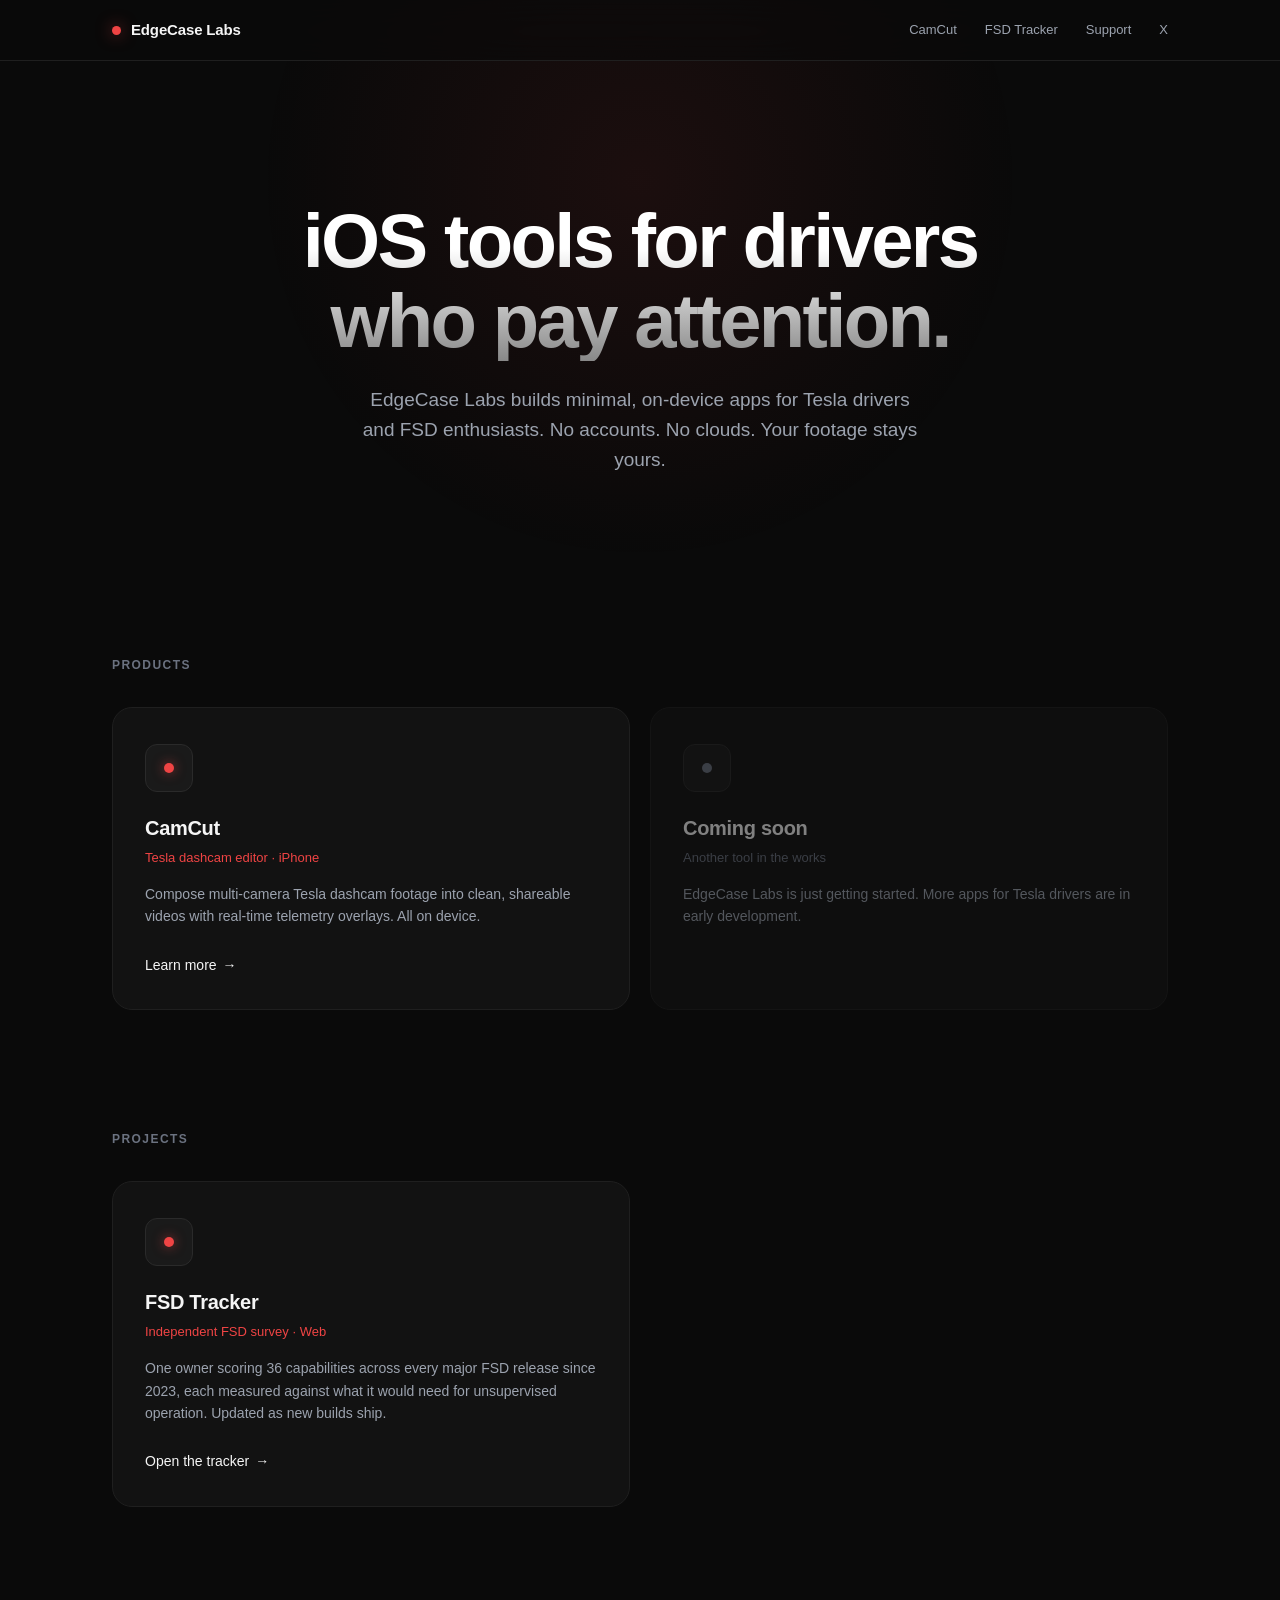
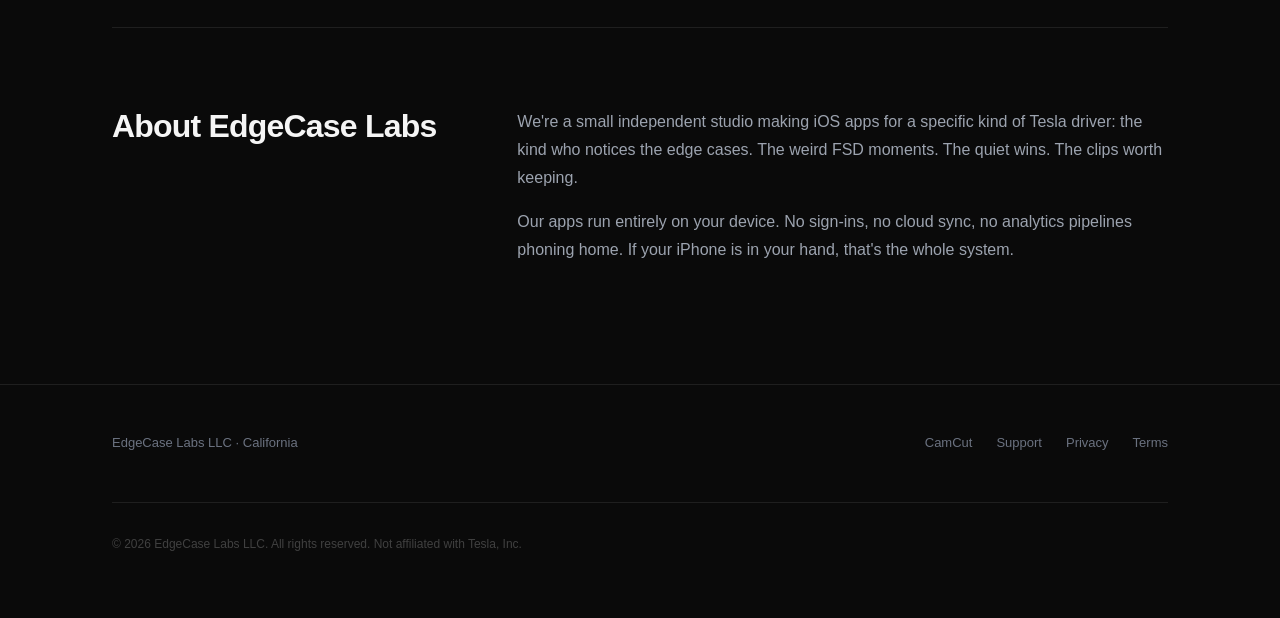
<file: index.html>
<!DOCTYPE html>
<html lang="en">
<head>
  <meta charset="UTF-8">
  <meta name="viewport" content="width=device-width, initial-scale=1.0">
  <title>EdgeCase Labs — iOS tools for Tesla drivers</title>
  <meta name="description" content="EdgeCase Labs builds minimal, on-device iOS apps for Tesla drivers and FSD enthusiasts. Makers of CamCut.">

  <meta property="og:title" content="EdgeCase Labs">
  <meta property="og:description" content="iOS tools for Tesla drivers and FSD enthusiasts.">
  <meta property="og:type" content="website">
  <meta property="og:url" content="https://edgecaselabs.app">

  <style>
    *, *::before, *::after { box-sizing: border-box; margin: 0; padding: 0; }
    :root {
      --bg: #0a0a0a;
      --surface: #121212;
      --surface-hover: #171717;
      --border: #1f1f1f;
      --border-strong: #2a2a2a;
      --text: #f5f5f5;
      --text-dim: #9ca3af;
      --text-faint: #6b7280;
      --accent: #ef4444;
      --accent-dim: #dc2626;
    }
    html, body { background: var(--bg); color: var(--text); }
    body {
      font-family: -apple-system, BlinkMacSystemFont, "SF Pro Display", "Inter", "Segoe UI", Helvetica, Arial, sans-serif;
      font-size: 16px;
      line-height: 1.6;
      -webkit-font-smoothing: antialiased;
      text-rendering: optimizeLegibility;
      overflow-x: hidden;
    }
    a { color: var(--text); text-decoration: none; transition: color 0.15s; }
    a:hover { color: var(--accent); }

    /* Ambient background glow */
    body::before {
      content: "";
      position: fixed;
      top: -30%;
      left: 50%;
      transform: translateX(-50%);
      width: 900px;
      height: 900px;
      background: radial-gradient(circle, rgba(239, 68, 68, 0.08) 0%, rgba(239, 68, 68, 0) 60%);
      pointer-events: none;
      z-index: 0;
    }

    /* NAV */
    nav.top {
      position: sticky;
      top: 0;
      z-index: 10;
      backdrop-filter: saturate(180%) blur(20px);
      -webkit-backdrop-filter: saturate(180%) blur(20px);
      background: rgba(10, 10, 10, 0.72);
      border-bottom: 1px solid var(--border);
    }
    .nav-inner {
      max-width: 1120px;
      margin: 0 auto;
      padding: 0 32px;
      display: flex;
      align-items: center;
      justify-content: space-between;
      height: 60px;
    }
    .brand {
      display: flex;
      align-items: center;
      gap: 10px;
      font-size: 15px;
      font-weight: 600;
      letter-spacing: -0.01em;
    }
    .brand-dot {
      width: 9px;
      height: 9px;
      border-radius: 50%;
      background: var(--accent);
      box-shadow: 0 0 16px rgba(239, 68, 68, 0.6);
    }
    .nav-links { display: flex; gap: 28px; }
    .nav-links a {
      font-size: 13px;
      color: var(--text-dim);
      font-weight: 500;
    }
    .nav-links a:hover { color: var(--text); }

    /* Container */
    .wrap {
      max-width: 1120px;
      margin: 0 auto;
      padding: 0 32px;
      position: relative;
      z-index: 1;
    }

    /* Hero */
    .hero {
      padding: 140px 0 100px;
      text-align: center;
    }
    .hero-eyebrow {
      display: inline-flex;
      align-items: center;
      gap: 8px;
      padding: 6px 14px;
      background: var(--surface);
      border: 1px solid var(--border-strong);
      border-radius: 980px;
      font-size: 12px;
      color: var(--text-dim);
      letter-spacing: 0.02em;
      margin-bottom: 28px;
    }
    .hero-eyebrow .pulse {
      width: 6px;
      height: 6px;
      border-radius: 50%;
      background: var(--accent);
      animation: pulse 2s ease-in-out infinite;
    }
    @keyframes pulse {
      0%, 100% { opacity: 1; transform: scale(1); }
      50% { opacity: 0.5; transform: scale(0.8); }
    }
    h1.hero-title {
      font-size: clamp(44px, 7vw, 76px);
      font-weight: 700;
      line-height: 1.05;
      letter-spacing: -0.035em;
      margin-bottom: 24px;
      background: linear-gradient(180deg, #ffffff 30%, #888888 100%);
      -webkit-background-clip: text;
      -webkit-text-fill-color: transparent;
      background-clip: text;
    }
    .hero-sub {
      font-size: clamp(16px, 2vw, 19px);
      color: var(--text-dim);
      max-width: 560px;
      margin: 0 auto 40px;
      line-height: 1.6;
    }

    /* Products section */
    section.products {
      padding: 40px 0 120px;
    }
    .section-label {
      font-size: 12px;
      font-weight: 600;
      color: var(--text-faint);
      letter-spacing: 0.12em;
      text-transform: uppercase;
      margin-bottom: 32px;
    }
    .product-grid {
      display: grid;
      grid-template-columns: repeat(auto-fit, minmax(320px, 1fr));
      gap: 20px;
    }
    .product-card {
      position: relative;
      background: var(--surface);
      border: 1px solid var(--border);
      border-radius: 20px;
      padding: 36px 32px 32px;
      transition: all 0.2s ease;
      overflow: hidden;
    }
    .product-card::before {
      content: "";
      position: absolute;
      inset: 0;
      background: radial-gradient(circle at top right, rgba(239, 68, 68, 0.06) 0%, transparent 60%);
      opacity: 0;
      transition: opacity 0.3s;
      pointer-events: none;
    }
    .product-card:hover {
      background: var(--surface-hover);
      border-color: var(--border-strong);
      transform: translateY(-2px);
    }
    .product-card:hover::before { opacity: 1; }
    .product-icon {
      width: 48px;
      height: 48px;
      border-radius: 12px;
      background: #1a1a1a;
      border: 1px solid var(--border-strong);
      display: flex;
      align-items: center;
      justify-content: center;
      margin-bottom: 20px;
      position: relative;
    }
    .product-icon .camera-dot {
      width: 10px;
      height: 10px;
      border-radius: 50%;
      background: var(--accent);
      box-shadow: 0 0 12px rgba(239, 68, 68, 0.6);
    }
    .product-card h3 {
      font-size: 20px;
      font-weight: 600;
      letter-spacing: -0.015em;
      margin-bottom: 4px;
    }
    .product-card .product-tagline {
      font-size: 13px;
      color: var(--accent);
      font-weight: 500;
      margin-bottom: 14px;
    }
    .product-card p {
      color: var(--text-dim);
      font-size: 14px;
      line-height: 1.6;
      margin-bottom: 24px;
    }
    .product-link {
      display: inline-flex;
      align-items: center;
      gap: 6px;
      font-size: 14px;
      color: var(--text);
      font-weight: 500;
    }
    .product-link .arrow {
      transition: transform 0.2s;
    }
    .product-card:hover .product-link .arrow {
      transform: translateX(4px);
    }

    /* Coming soon card */
    .product-card.placeholder {
      opacity: 0.5;
      cursor: default;
    }
    .product-card.placeholder:hover {
      background: var(--surface);
      transform: none;
    }
    .product-card.placeholder .product-icon .camera-dot {
      background: var(--text-faint);
      box-shadow: none;
    }
    .product-card.placeholder .product-tagline {
      color: var(--text-faint);
    }

    /* Projects section */
    section.projects {
      padding: 0 0 120px;
    }
    .project-grid {
      display: grid;
      grid-template-columns: repeat(2, minmax(0, 1fr));
      gap: 20px;
    }
    @media (max-width: 720px) {
      .project-grid { grid-template-columns: 1fr; }
    }

    /* About section */
    section.about {
      padding: 80px 0 120px;
      border-top: 1px solid var(--border);
    }
    .about-grid {
      display: grid;
      grid-template-columns: 1fr 2fr;
      gap: 80px;
      align-items: start;
    }
    .about-heading {
      font-size: 32px;
      font-weight: 700;
      letter-spacing: -0.025em;
      line-height: 1.15;
    }
    .about-body p {
      color: var(--text-dim);
      font-size: 16px;
      line-height: 1.75;
      margin-bottom: 16px;
    }
    .about-body p:last-child { margin-bottom: 0; }
    @media (max-width: 720px) {
      .about-grid { grid-template-columns: 1fr; gap: 32px; }
    }

    /* Footer */
    footer {
      border-top: 1px solid var(--border);
      padding: 48px 0 64px;
    }
    .footer-inner {
      max-width: 1120px;
      margin: 0 auto;
      padding: 0 32px;
      display: flex;
      justify-content: space-between;
      align-items: center;
      flex-wrap: wrap;
      gap: 16px;
    }
    .footer-brand {
      font-size: 13px;
      color: var(--text-faint);
    }
    .footer-links { display: flex; gap: 24px; }
    .footer-links a {
      font-size: 13px;
      color: var(--text-faint);
    }
    .footer-links a:hover { color: var(--text); }
    .footer-note {
      width: 100%;
      margin-top: 32px;
      padding-top: 32px;
      border-top: 1px solid var(--border);
      font-size: 12px;
      color: #404040;
    }
  </style>
</head>
<body>

<nav class="top">
  <div class="nav-inner">
    <a href="/" class="brand">
      <span class="brand-dot"></span>
      <span>EdgeCase Labs</span>
    </a>
    <div class="nav-links">
      <a href="/camcut/">CamCut</a>
      <a href="/fsd/">FSD Tracker</a>
      <a href="/support.html">Support</a>
      <a href="https://x.com/edgecase411" target="_blank" rel="noopener">X</a>
    </div>
  </div>
</nav>

<div class="wrap">

  <section class="hero">
    <h1 class="hero-title">iOS tools for drivers<br>who pay attention.</h1>
    <p class="hero-sub">EdgeCase Labs builds minimal, on-device apps for Tesla drivers and FSD enthusiasts. No accounts. No clouds. Your footage stays yours.</p>
  </section>

  <section class="products">
    <div class="section-label">Products</div>
    <div class="product-grid">

      <a href="/camcut/" class="product-card">
        <div class="product-icon"><span class="camera-dot"></span></div>
        <h3>CamCut</h3>
        <div class="product-tagline">Tesla dashcam editor · iPhone</div>
        <p>Compose multi-camera Tesla dashcam footage into clean, shareable videos with real-time telemetry overlays. All on device.</p>
        <span class="product-link">Learn more <span class="arrow">→</span></span>
      </a>

      <div class="product-card placeholder">
        <div class="product-icon"><span class="camera-dot"></span></div>
        <h3>Coming soon</h3>
        <div class="product-tagline">Another tool in the works</div>
        <p>EdgeCase Labs is just getting started. More apps for Tesla drivers are in early development.</p>
      </div>

    </div>
  </section>

  <section class="projects wrap" id="projects">
    <div class="section-label">Projects</div>
    <div class="project-grid">

      <a href="/fsd/" class="product-card">
        <div class="product-icon"><span class="camera-dot"></span></div>
        <h3>FSD Tracker</h3>
        <div class="product-tagline">Independent FSD survey &middot; Web</div>
        <p>One owner scoring 36 capabilities across every major FSD release since 2023, each measured against what it would need for unsupervised operation. Updated as new builds ship.</p>
        <span class="product-link">Open the tracker <span class="arrow">&rarr;</span></span>
      </a>

    </div>
  </section>

  <section class="about">
    <div class="about-grid">
      <h2 class="about-heading">About EdgeCase Labs</h2>
      <div class="about-body">
        <p>We're a small independent studio making iOS apps for a specific kind of Tesla driver: the kind who notices the edge cases. The weird FSD moments. The quiet wins. The clips worth keeping.</p>
        <p>Our apps run entirely on your device. No sign-ins, no cloud sync, no analytics pipelines phoning home. If your iPhone is in your hand, that's the whole system.</p>
      </div>
    </div>
  </section>

</div>

<footer>
  <div class="footer-inner">
    <div class="footer-brand">EdgeCase Labs LLC · California</div>
    <div class="footer-links">
      <a href="/camcut/">CamCut</a>
      <a href="/support.html">Support</a>
      <a href="/privacy.html">Privacy</a>
      <a href="/terms.html">Terms</a>
    </div>
    <div class="footer-note">&copy; 2026 EdgeCase Labs LLC. All rights reserved. Not affiliated with Tesla, Inc.</div>
  </div>
</footer>

</body>
</html>
</file>
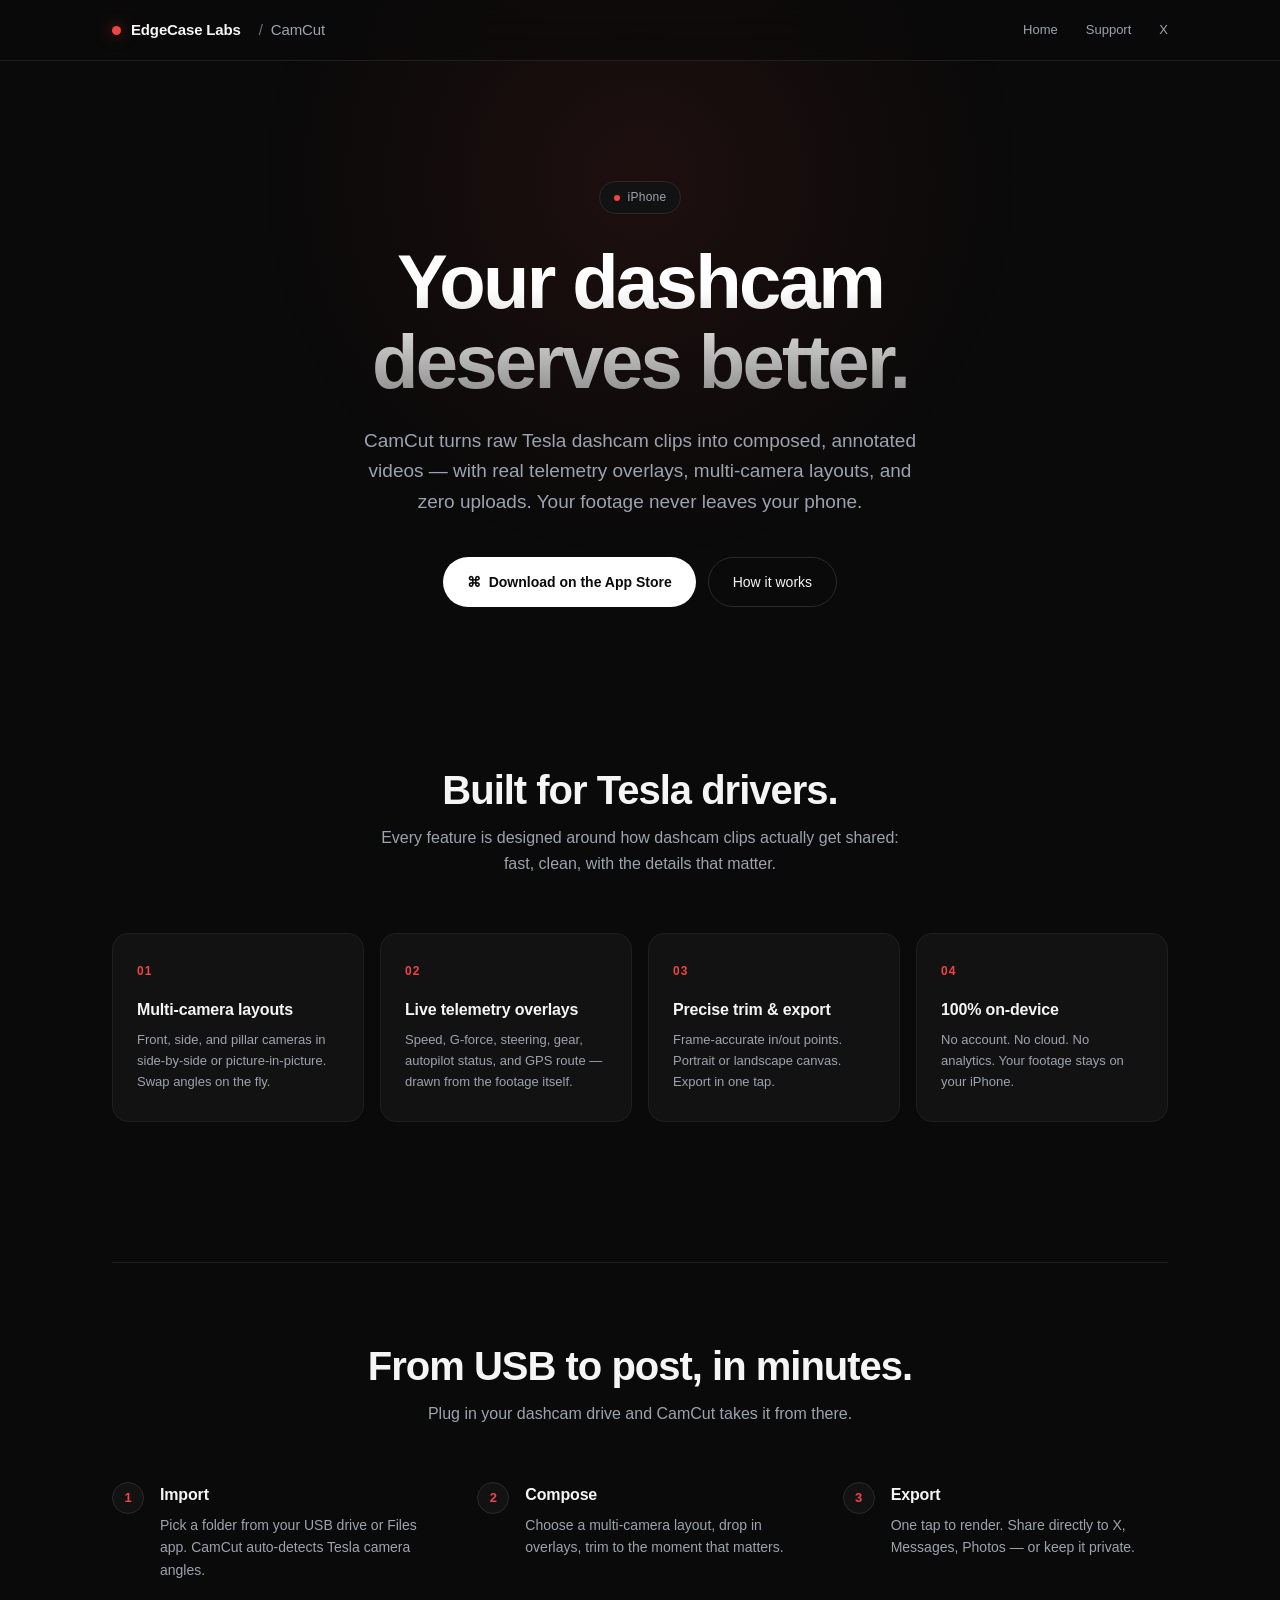
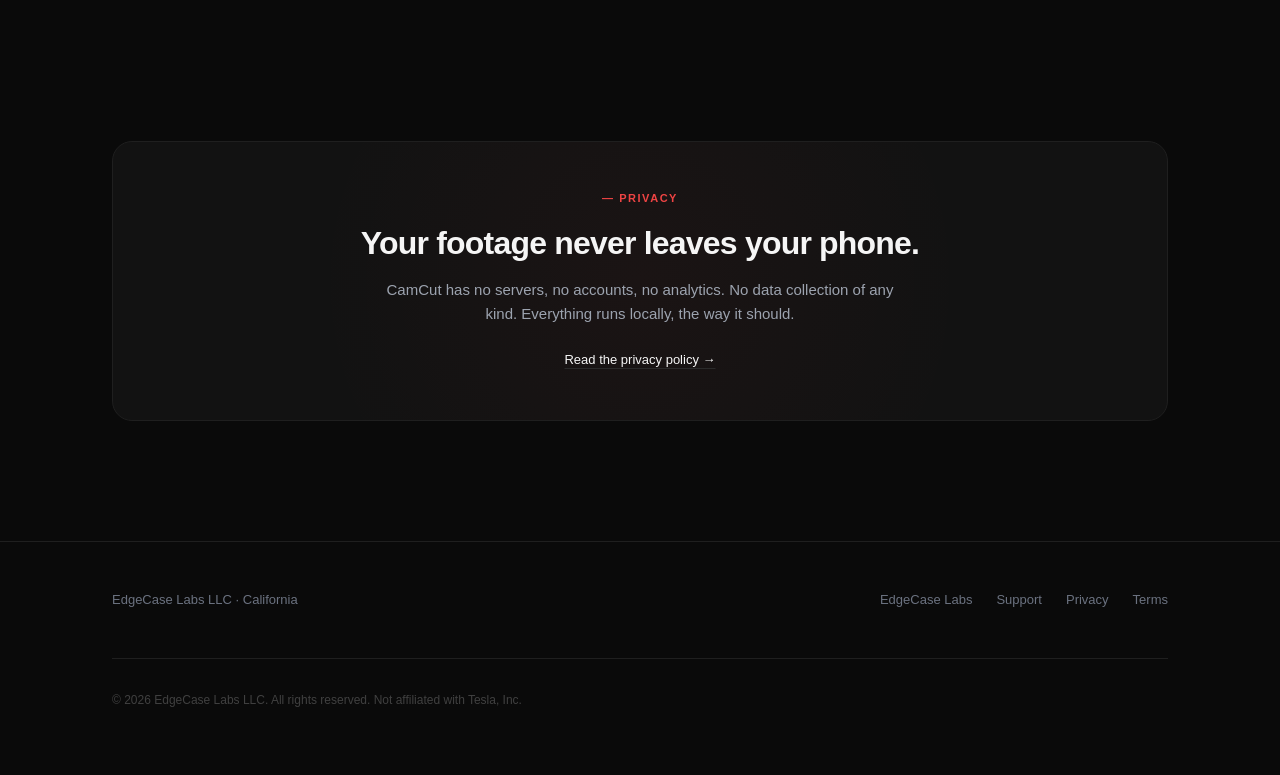
<file: camcut/index.html>
<!DOCTYPE html>
<html lang="en">
<head>
  <meta charset="UTF-8">
  <meta name="viewport" content="width=device-width, initial-scale=1.0">
  <title>CamCut — Tesla dashcam editor for iPhone · EdgeCase Labs</title>
  <meta name="description" content="Compose multi-camera Tesla dashcam footage into clean, shareable videos. Speed, G-force, and map overlays. 100% on-device.">

  <meta property="og:title" content="CamCut — Tesla dashcam editor">
  <meta property="og:description" content="Compose multi-camera Tesla dashcam footage with telemetry overlays. On-device, on iPhone.">
  <meta property="og:type" content="website">
  <meta property="og:url" content="https://edgecaselabs.app/camcut">

  <style>
    *, *::before, *::after { box-sizing: border-box; margin: 0; padding: 0; }
    :root {
      --bg: #0a0a0a;
      --surface: #121212;
      --surface-hover: #171717;
      --border: #1f1f1f;
      --border-strong: #2a2a2a;
      --text: #f5f5f5;
      --text-dim: #9ca3af;
      --text-faint: #6b7280;
      --accent: #ef4444;
      --accent-dim: #dc2626;
    }
    html, body { background: var(--bg); color: var(--text); }
    body {
      font-family: -apple-system, BlinkMacSystemFont, "SF Pro Display", "Inter", "Segoe UI", Helvetica, Arial, sans-serif;
      font-size: 16px;
      line-height: 1.6;
      -webkit-font-smoothing: antialiased;
      text-rendering: optimizeLegibility;
      overflow-x: hidden;
    }
    a { color: var(--text); text-decoration: none; transition: color 0.15s; }

    body::before {
      content: "";
      position: fixed;
      top: -30%;
      left: 50%;
      transform: translateX(-50%);
      width: 900px;
      height: 900px;
      background: radial-gradient(circle, rgba(239, 68, 68, 0.09) 0%, rgba(239, 68, 68, 0) 60%);
      pointer-events: none;
      z-index: 0;
    }

    /* NAV */
    nav.top {
      position: sticky;
      top: 0;
      z-index: 10;
      backdrop-filter: saturate(180%) blur(20px);
      -webkit-backdrop-filter: saturate(180%) blur(20px);
      background: rgba(10, 10, 10, 0.72);
      border-bottom: 1px solid var(--border);
    }
    .nav-inner {
      max-width: 1120px;
      margin: 0 auto;
      padding: 0 32px;
      display: flex;
      align-items: center;
      justify-content: space-between;
      height: 60px;
    }
    .brand {
      display: flex;
      align-items: center;
      gap: 10px;
      font-size: 15px;
      font-weight: 600;
      letter-spacing: -0.01em;
    }
    .brand-dot {
      width: 9px;
      height: 9px;
      border-radius: 50%;
      background: var(--accent);
      box-shadow: 0 0 16px rgba(239, 68, 68, 0.6);
    }
    .brand-label { color: var(--text-dim); font-weight: 500; }
    .brand-label::before { content: "/"; color: var(--text-faint); margin: 0 8px; }
    .nav-links { display: flex; gap: 28px; }
    .nav-links a {
      font-size: 13px;
      color: var(--text-dim);
      font-weight: 500;
    }
    .nav-links a:hover { color: var(--text); }

    .wrap {
      max-width: 1120px;
      margin: 0 auto;
      padding: 0 32px;
      position: relative;
      z-index: 1;
    }

    /* HERO */
    .hero {
      padding: 120px 0 80px;
      text-align: center;
    }
    .hero-eyebrow {
      display: inline-flex;
      align-items: center;
      gap: 8px;
      padding: 6px 14px;
      background: var(--surface);
      border: 1px solid var(--border-strong);
      border-radius: 980px;
      font-size: 12px;
      color: var(--text-dim);
      letter-spacing: 0.02em;
      margin-bottom: 28px;
    }
    .hero-eyebrow .pulse {
      width: 6px;
      height: 6px;
      border-radius: 50%;
      background: var(--accent);
      animation: pulse 2s ease-in-out infinite;
    }
    @keyframes pulse {
      0%, 100% { opacity: 1; transform: scale(1); }
      50% { opacity: 0.5; transform: scale(0.8); }
    }
    h1 {
      font-size: clamp(44px, 7vw, 76px);
      font-weight: 700;
      line-height: 1.05;
      letter-spacing: -0.035em;
      margin-bottom: 24px;
      background: linear-gradient(180deg, #ffffff 30%, #888888 100%);
      -webkit-background-clip: text;
      -webkit-text-fill-color: transparent;
      background-clip: text;
    }
    .hero-sub {
      font-size: clamp(16px, 2vw, 19px);
      color: var(--text-dim);
      max-width: 560px;
      margin: 0 auto 40px;
      line-height: 1.6;
    }
    .cta-row {
      display: flex;
      gap: 12px;
      justify-content: center;
      flex-wrap: wrap;
    }
    .btn-primary {
      display: inline-flex;
      align-items: center;
      gap: 8px;
      background: #fff;
      color: #0a0a0a;
      padding: 13px 24px;
      border-radius: 980px;
      font-size: 14px;
      font-weight: 600;
      transition: transform 0.15s, background 0.15s;
    }
    .btn-primary:hover { background: #e5e5e5; transform: translateY(-1px); }
    .btn-secondary {
      display: inline-flex;
      align-items: center;
      gap: 8px;
      background: transparent;
      color: var(--text);
      padding: 13px 24px;
      border-radius: 980px;
      font-size: 14px;
      font-weight: 500;
      border: 1px solid var(--border-strong);
      transition: background 0.15s, border-color 0.15s;
    }
    .btn-secondary:hover { background: var(--surface); border-color: var(--text-faint); }

    /* Features grid */
    section.features {
      padding: 80px 0 60px;
    }
    .section-title {
      font-size: clamp(28px, 4vw, 40px);
      font-weight: 700;
      letter-spacing: -0.025em;
      line-height: 1.15;
      margin-bottom: 12px;
      text-align: center;
    }
    .section-sub {
      color: var(--text-dim);
      text-align: center;
      max-width: 540px;
      margin: 0 auto 56px;
      font-size: 16px;
    }
    .feature-grid {
      display: grid;
      grid-template-columns: repeat(auto-fit, minmax(240px, 1fr));
      gap: 16px;
    }
    .feature-card {
      background: var(--surface);
      border: 1px solid var(--border);
      border-radius: 16px;
      padding: 28px 24px;
      transition: background 0.2s, border-color 0.2s;
    }
    .feature-card:hover {
      background: var(--surface-hover);
      border-color: var(--border-strong);
    }
    .feature-num {
      font-size: 12px;
      color: var(--accent);
      font-weight: 600;
      letter-spacing: 0.08em;
      margin-bottom: 16px;
    }
    .feature-card h3 {
      font-size: 16px;
      font-weight: 600;
      letter-spacing: -0.01em;
      margin-bottom: 8px;
    }
    .feature-card p {
      color: var(--text-dim);
      font-size: 13px;
      line-height: 1.6;
    }

    /* How it works */
    section.how {
      padding: 80px 0 100px;
      border-top: 1px solid var(--border);
      margin-top: 80px;
    }
    .steps {
      display: grid;
      grid-template-columns: repeat(auto-fit, minmax(260px, 1fr));
      gap: 40px;
      margin-top: 56px;
    }
    .step {
      position: relative;
      padding-left: 48px;
    }
    .step-num {
      position: absolute;
      left: 0;
      top: 0;
      width: 32px;
      height: 32px;
      border-radius: 50%;
      background: var(--surface);
      border: 1px solid var(--border-strong);
      display: flex;
      align-items: center;
      justify-content: center;
      font-size: 13px;
      font-weight: 600;
      color: var(--accent);
    }
    .step h3 {
      font-size: 16px;
      font-weight: 600;
      margin-bottom: 6px;
      letter-spacing: -0.01em;
    }
    .step p {
      color: var(--text-dim);
      font-size: 14px;
      line-height: 1.6;
    }

    /* Privacy callout */
    section.privacy-callout {
      padding: 60px 0 120px;
    }
    .privacy-box {
      background: var(--surface);
      border: 1px solid var(--border);
      border-radius: 20px;
      padding: 48px 40px;
      text-align: center;
      position: relative;
      overflow: hidden;
    }
    .privacy-box::before {
      content: "";
      position: absolute;
      inset: 0;
      background: radial-gradient(circle at center, rgba(239, 68, 68, 0.04) 0%, transparent 60%);
    }
    .privacy-box > * { position: relative; }
    .privacy-icon {
      font-size: 11px;
      color: var(--accent);
      font-weight: 600;
      letter-spacing: 0.14em;
      text-transform: uppercase;
      margin-bottom: 16px;
    }
    .privacy-box h2 {
      font-size: clamp(24px, 3vw, 32px);
      font-weight: 700;
      letter-spacing: -0.025em;
      line-height: 1.2;
      margin-bottom: 16px;
      max-width: 620px;
      margin-left: auto;
      margin-right: auto;
    }
    .privacy-box p {
      color: var(--text-dim);
      font-size: 15px;
      max-width: 540px;
      margin: 0 auto 20px;
      line-height: 1.6;
    }
    .privacy-box a {
      color: var(--text);
      font-size: 13px;
      text-decoration: underline;
      text-decoration-color: var(--border-strong);
      text-underline-offset: 4px;
    }
    .privacy-box a:hover {
      color: var(--accent);
      text-decoration-color: var(--accent);
    }

    /* Footer */
    footer {
      border-top: 1px solid var(--border);
      padding: 48px 0 64px;
    }
    .footer-inner {
      max-width: 1120px;
      margin: 0 auto;
      padding: 0 32px;
      display: flex;
      justify-content: space-between;
      align-items: center;
      flex-wrap: wrap;
      gap: 16px;
    }
    .footer-brand { font-size: 13px; color: var(--text-faint); }
    .footer-links { display: flex; gap: 24px; }
    .footer-links a { font-size: 13px; color: var(--text-faint); }
    .footer-links a:hover { color: var(--text); }
    .footer-note {
      width: 100%;
      margin-top: 32px;
      padding-top: 32px;
      border-top: 1px solid var(--border);
      font-size: 12px;
      color: #404040;
    }
  </style>
</head>
<body>

<nav class="top">
  <div class="nav-inner">
    <div class="brand">
      <span class="brand-dot"></span>
      <a href="/">EdgeCase Labs</a>
      <span class="brand-label">CamCut</span>
    </div>
    <div class="nav-links">
      <a href="/">Home</a>
      <a href="/support.html">Support</a>
      <a href="https://x.com/edgecase411" target="_blank" rel="noopener">X</a>
    </div>
  </div>
</nav>

<div class="wrap">

  <section class="hero">
    <div class="hero-eyebrow">
      <span class="pulse"></span>
      iPhone
    </div>
    <h1>Your dashcam<br>deserves better.</h1>
    <p class="hero-sub">CamCut turns raw Tesla dashcam clips into composed, annotated videos — with real telemetry overlays, multi-camera layouts, and zero uploads. Your footage never leaves your phone.</p>
    <div class="cta-row">
      <a class="btn-primary" href="#" title="Coming soon to the App Store">
        &#x2318;&nbsp; Download on the App Store
      </a>
      <a class="btn-secondary" href="#how">How it works</a>
    </div>
  </section>

  <section class="features">
    <h2 class="section-title">Built for Tesla drivers.</h2>
    <p class="section-sub">Every feature is designed around how dashcam clips actually get shared: fast, clean, with the details that matter.</p>
    <div class="feature-grid">
      <div class="feature-card">
        <div class="feature-num">01</div>
        <h3>Multi-camera layouts</h3>
        <p>Front, side, and pillar cameras in side-by-side or picture-in-picture. Swap angles on the fly.</p>
      </div>
      <div class="feature-card">
        <div class="feature-num">02</div>
        <h3>Live telemetry overlays</h3>
        <p>Speed, G-force, steering, gear, autopilot status, and GPS route — drawn from the footage itself.</p>
      </div>
      <div class="feature-card">
        <div class="feature-num">03</div>
        <h3>Precise trim &amp; export</h3>
        <p>Frame-accurate in/out points. Portrait or landscape canvas. Export in one tap.</p>
      </div>
      <div class="feature-card">
        <div class="feature-num">04</div>
        <h3>100% on-device</h3>
        <p>No account. No cloud. No analytics. Your footage stays on your iPhone.</p>
      </div>
    </div>
  </section>

  <section class="how" id="how">
    <h2 class="section-title">From USB to post, in minutes.</h2>
    <p class="section-sub">Plug in your dashcam drive and CamCut takes it from there.</p>
    <div class="steps">
      <div class="step">
        <div class="step-num">1</div>
        <h3>Import</h3>
        <p>Pick a folder from your USB drive or Files app. CamCut auto-detects Tesla camera angles.</p>
      </div>
      <div class="step">
        <div class="step-num">2</div>
        <h3>Compose</h3>
        <p>Choose a multi-camera layout, drop in overlays, trim to the moment that matters.</p>
      </div>
      <div class="step">
        <div class="step-num">3</div>
        <h3>Export</h3>
        <p>One tap to render. Share directly to X, Messages, Photos — or keep it private.</p>
      </div>
    </div>
  </section>

  <section class="privacy-callout">
    <div class="privacy-box">
      <div class="privacy-icon">— Privacy</div>
      <h2>Your footage never leaves your phone.</h2>
      <p>CamCut has no servers, no accounts, no analytics. No data collection of any kind. Everything runs locally, the way it should.</p>
      <a href="/privacy.html">Read the privacy policy →</a>
    </div>
  </section>

</div>

<footer>
  <div class="footer-inner">
    <div class="footer-brand">EdgeCase Labs LLC · California</div>
    <div class="footer-links">
      <a href="/">EdgeCase Labs</a>
      <a href="/support.html">Support</a>
      <a href="/privacy.html">Privacy</a>
      <a href="/terms.html">Terms</a>
    </div>
    <div class="footer-note">&copy; 2026 EdgeCase Labs LLC. All rights reserved. Not affiliated with Tesla, Inc.</div>
  </div>
</footer>

</body>
</html>
</file>
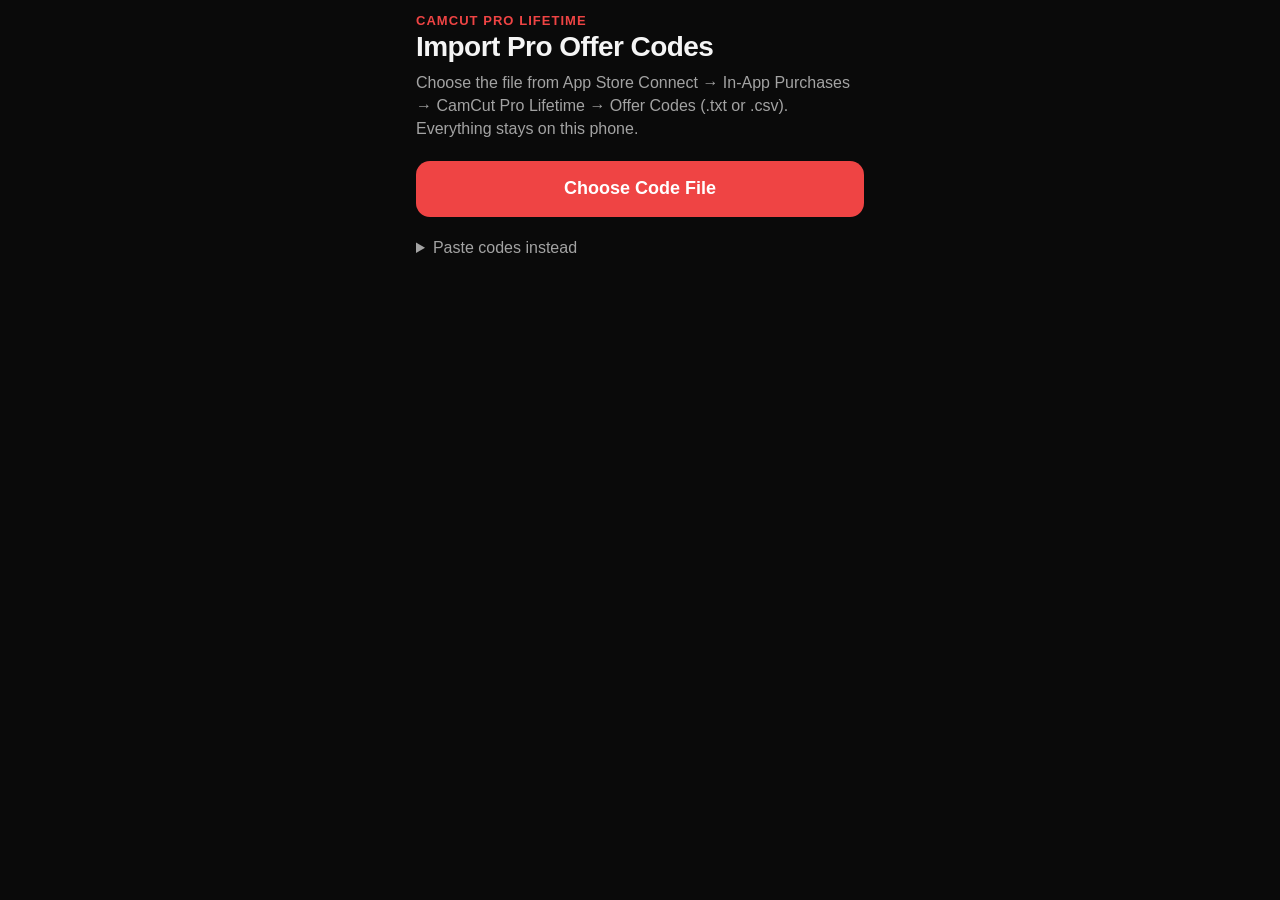
<file: codes/index.html>
<!doctype html>
<html lang="en">
<head>
  <meta charset="utf-8">
  <meta name="viewport" content="width=device-width, initial-scale=1, viewport-fit=cover">
  <meta http-equiv="Content-Security-Policy" content="default-src 'self'; script-src 'self'; style-src 'self'; img-src 'self' data: blob:; connect-src 'self'; manifest-src 'self'; worker-src 'self'; object-src 'none'; base-uri 'none'; form-action 'none'">
  <meta name="referrer" content="no-referrer">
  <meta name="robots" content="noindex, nofollow">
  <meta name="theme-color" content="#0a0a0a">
  <meta name="color-scheme" content="dark">
  <meta name="apple-mobile-web-app-capable" content="yes">
  <meta name="mobile-web-app-capable" content="yes">
  <meta name="apple-mobile-web-app-status-bar-style" content="black-translucent">
  <meta name="apple-mobile-web-app-title" content="CamCut Codes">
  <title>CamCut Codes</title>
  <link rel="manifest" href="manifest.webmanifest">
  <link rel="apple-touch-icon" href="icons/apple-touch-icon.png">
  <link rel="icon" type="image/png" sizes="192x192" href="icons/icon-192.png">
  <link rel="stylesheet" href="styles.css">
  <script type="module" src="app.js"></script>
</head>
<body>
  <main id="app" aria-live="polite">
    <p class="loading">Loading…</p>
  </main>

  <!-- ===== Install (shown in iPhone Safari before any codes exist) ===== -->
  <template id="tpl-install">
    <section class="screen setup">
      <header class="setup-head">
        <p class="eyebrow">First</p>
        <h1>Add to Home Screen</h1>
        <p class="muted">Install CamCut Codes before importing. Codes imported here in <span data-role="browser">Safari</span> stay in <span data-role="browser">Safari</span> and won't appear in the Home Screen app.</p>
      </header>
      <ol class="install-steps">
        <li>Tap the <b>Share</b> button <span class="share-glyph" aria-hidden="true"></span> in <span data-role="browser">Safari</span>'s address bar (or under <b>•••</b>).</li>
        <li>Scroll down and tap <b>Add to Home Screen</b>, then <b>Add</b>.</li>
        <li>Close <span data-role="browser">Safari</span> and open <b>CamCut Codes</b> from your Home Screen. Import your codes there.</li>
      </ol>
      <p class="hint" data-role="not-safari" hidden>Don't see <b>Add to Home Screen</b>? Open <b>edgecaselabs.app/codes</b> in <b>Safari</b> and add it from there. It works the same, and you can keep using Chrome for everything else.</p>
      <button class="btn btn-quiet" data-action="skip-install" type="button">Continue in <span data-role="browser">Safari</span> anyway</button>
    </section>
  </template>

  <!-- ===== Setup ===== -->
  <template id="tpl-setup-codes">
    <section class="screen setup">
      <header class="setup-head">
        <p class="eyebrow">CamCut Pro Lifetime</p>
        <h1>Import Pro Offer Codes</h1>
        <p class="muted">Choose the file from App Store Connect → In-App Purchases → CamCut Pro Lifetime → Offer Codes (.txt or .csv). Everything stays on this phone.</p>
      </header>
      <label class="btn btn-primary file-btn">
        Choose Code File
        <input type="file" accept=".txt,.csv,text/plain,text/csv" data-role="file" hidden>
      </label>
      <details class="paste">
        <summary>Paste codes instead</summary>
        <textarea data-role="paste" rows="6" autocomplete="off" autocorrect="off" autocapitalize="characters" spellcheck="false" placeholder="One code per line"></textarea>
        <button class="btn btn-secondary" data-action="use-paste" type="button">Use Pasted Codes</button>
      </details>
      <div class="column-pick" data-role="column-pick" hidden>
        <label for="column-select">Which column has the codes?</label>
        <select id="column-select" data-role="column-select"></select>
      </div>
      <div class="preview" data-role="preview" hidden></div>
      <button class="btn btn-primary" data-action="save-codes" type="button" hidden>Save Codes</button>
    </section>
  </template>

  <template id="tpl-setup-expiration">
    <section class="screen setup">
      <header class="setup-head">
        <p class="eyebrow">Batch Details</p>
        <h1>Expiration Date</h1>
        <p class="muted">Enter the exact expiration date selected for this Pro offer batch in App Store Connect. Offer codes expire at 12:00 A.M. Pacific at the start of that date.</p>
      </header>
      <input type="date" class="field" data-role="expires" required>
      <p class="warn" data-role="expires-warn" hidden></p>
      <button class="btn btn-primary" data-action="save-expiration" type="button">Continue</button>
      <button class="btn btn-quiet" data-action="back-to-codes" type="button">Start over with a different file</button>
    </section>
  </template>

  <template id="tpl-setup-terms">
    <section class="screen setup">
      <header class="setup-head">
        <p class="eyebrow">Step 3 of 3</p>
        <h1>Offer Details</h1>
        <p class="muted">Enter the language and eligible App Store regions from this Pro offer. You may attach the applicable offer terms below.</p>
      </header>
      <label class="field-label" for="terms-locale">Language / storefront</label>
      <input id="terms-locale" class="field" data-role="locale" placeholder="e.g. English — United States" autocomplete="off">
      <label class="field-label" for="terms-text">Offer Terms (optional, exact text)</label>
      <textarea id="terms-text" class="field" data-role="terms" rows="8" spellcheck="false" placeholder="Paste applicable offer terms here, if supplied"></textarea>
      <p class="found" data-role="terms-found" hidden></p>
      <label class="btn btn-secondary file-btn small">
        Or load terms from a .txt file
        <input type="file" accept=".txt,text/plain" data-role="terms-file" hidden>
      </label>
      <label class="field-label" for="terms-summary">Short summary shown under the QR</label>
      <textarea id="terms-summary" class="field" data-role="summary" rows="4" spellcheck="false"></textarea>
      <p class="hint">Use the same language as the Holder Terms. <code>{date}</code> becomes the exact expiry and <code>{store}</code> the App Store country.</p>
      <button class="btn btn-primary" data-action="save-terms" type="button">Save &amp; Start</button>
      <button class="btn btn-quiet" data-action="cancel-terms" type="button" hidden>Cancel</button>
    </section>
  </template>

  <!-- ===== Wallet ===== -->
  <template id="tpl-wallet">
    <section class="screen wallet">
      <header class="wallet-head">
        <p class="brand"><span class="dot" aria-hidden="true"></span>CamCut Pro Lifetime</p>
        <button class="icon-btn" data-action="menu" type="button" aria-label="Menu">•••</button>
      </header>
      <p class="banner danger" data-role="expired" hidden>This batch has expired. Codes will not redeem.</p>
      <div class="qr-card">
        <svg data-role="qr" role="img" aria-label="Promo code QR" xmlns="http://www.w3.org/2000/svg" shape-rendering="crispEdges"></svg>
        <p class="scan-hint">Scan with iPhone Camera</p>
      </div>
      <p class="code" data-role="code"></p>
      <p class="meta"><span data-role="remaining"></span> · <span data-role="expiry"></span></p>
      <p class="summary" data-role="summary"></p>
      <button class="btn btn-primary btn-huge" data-action="given" type="button">Given Out — Show Next</button>
      <div class="row3">
        <button class="btn btn-secondary" data-action="skip" type="button">Skip</button>
        <button class="btn btn-secondary" data-action="copy" type="button">Copy Code</button>
        <button class="btn btn-secondary" data-action="undo" type="button">Undo</button>
      </div>

    </section>
  </template>

  <template id="tpl-done">
    <section class="screen done">
      <header class="wallet-head">
        <p class="brand"><span class="dot" aria-hidden="true"></span>CamCut Pro Lifetime</p>
        <button class="icon-btn" data-action="menu" type="button" aria-label="Menu">•••</button>
      </header>
      <div class="done-body">
        <h1 data-role="done-title">All codes have been given out</h1>
        <p class="muted" data-role="done-counts"></p>
        <button class="btn btn-primary" data-action="export" type="button">Export Status</button>
        <button class="btn btn-secondary" data-action="requeue" type="button" hidden>Show Skipped Codes Again</button>
        <button class="btn btn-secondary" data-action="undo" type="button">Undo Last</button>
      </div>
    </section>
  </template>

  <!-- ===== Sheets ===== -->
  <dialog id="sheet-terms" class="sheet">
    <div class="sheet-body">
      <h2>Terms &amp; Expiration</h2>
      <p class="expiry-big" data-role="terms-expiry"></p>
      <p class="muted" data-role="terms-locale"></p>
      <div class="terms-text" data-role="terms-text"></div>
    </div>
    <form method="dialog" class="sheet-foot"><button class="btn btn-primary">Done</button></form>
  </dialog>

  <dialog id="sheet-menu" class="sheet">
    <div class="sheet-body">
      <h2>Options</h2><p class="hint">CamCut Codes v8 · Pro offer codes</p>
      <p class="muted" data-role="menu-counts"></p>
      <button class="btn btn-secondary" data-action="export" type="button">Export Status</button>
      <button class="btn btn-secondary" data-action="edit-terms" type="button">Edit Expiration</button>
      <button class="btn btn-secondary" data-action="rules" type="button">Pro Offer Code Details</button>
      <button class="btn btn-danger" data-action="erase" type="button">Erase All Codes</button>
      <p class="hint">Apple can't tell this page whether a code was redeemed. Tap “Given Out” yourself after each scan.</p>
      <p class="hint">Codes are stored only in this browser on this phone. There is no backup or sync. Export Status keeps a copy.</p>
    </div>
    <form method="dialog" class="sheet-foot"><button class="btn btn-quiet">Close</button></form>
  </dialog>

  <dialog id="sheet-rules" class="sheet">
    <div class="sheet-body">
      <h2>Pro Offer Code Details</h2>
      <ul class="rules">
        <li>Each code works once.</li>
        <li>Offer codes expire at 12:00 A.M. Pacific on the expiration date selected for the batch.</li>
        <li>Recipients must meet the customer eligibility and App Store region requirements selected for the offer.</li>
        <li>Share the applicable offer details and expiration date with recipients.</li>
        <li>Codes can't be sold or exchanged for anything.</li>
        <li>Don't use codes to give inappropriate content to minors.</li>
        <li>These codes redeem CamCut Pro Lifetime. App-download promo codes do not unlock Pro.</li>
        <li>After Apple confirms redemption, open CamCut. If Pro is still locked, use Restore Purchases with the same Apple Account.</li>
      </ul>
    </div>
    <form method="dialog" class="sheet-foot"><button class="btn btn-primary">Done</button></form>
  </dialog>

  <dialog id="sheet-erase" class="sheet">
    <div class="sheet-body">
      <h2>Erase All Codes?</h2>
      <p>This deletes every code, its status, the expiration date, and the terms from this phone. It can't be undone. Export Status first if you want a record.</p>
      <label class="field-label" for="erase-confirm">Type ERASE to confirm</label>
      <input id="erase-confirm" class="field" data-role="erase-input" autocomplete="off" autocapitalize="characters" autocorrect="off" spellcheck="false">
      <button class="btn btn-danger" data-action="erase-confirm" type="button" disabled>Erase Everything</button>
    </div>
    <form method="dialog" class="sheet-foot"><button class="btn btn-quiet">Cancel</button></form>
  </dialog>

  <dialog id="sheet-brightness" class="sheet">
    <div class="sheet-body">
      <h2>Turn brightness all the way up</h2>
      <p>QR codes scan much faster on a bright screen. Swipe down from the top-right corner and drag brightness to max. This page can't change it for you.</p>
      <p class="muted">Tip: turn off Auto-Lock in Settings → Display &amp; Brightness if the screen dims during the event.</p>
    </div>
    <form method="dialog" class="sheet-foot"><button class="btn btn-primary">Got It</button></form>
  </dialog>

  <div class="toast" data-role="toast" role="status" hidden></div>
  <noscript><p class="loading">CamCut Codes needs JavaScript.</p></noscript>
</body>
</html>
</file>
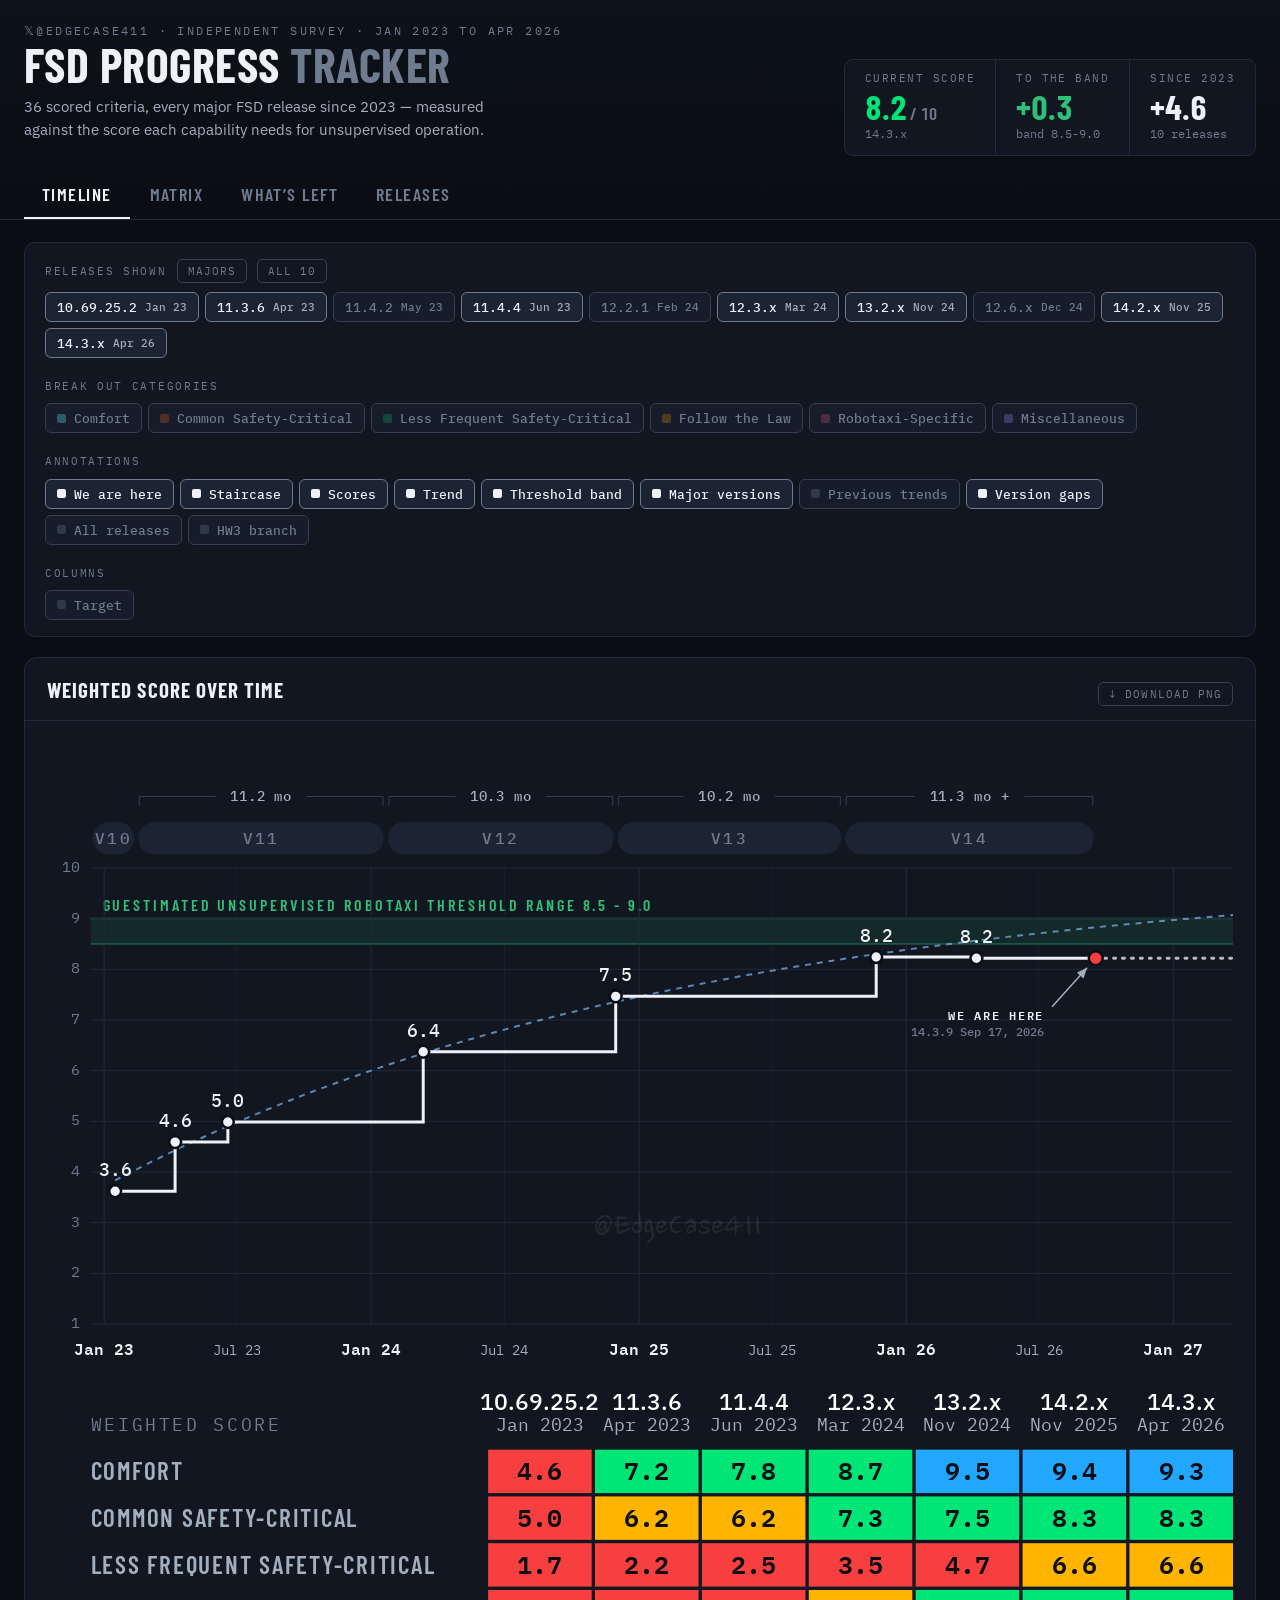
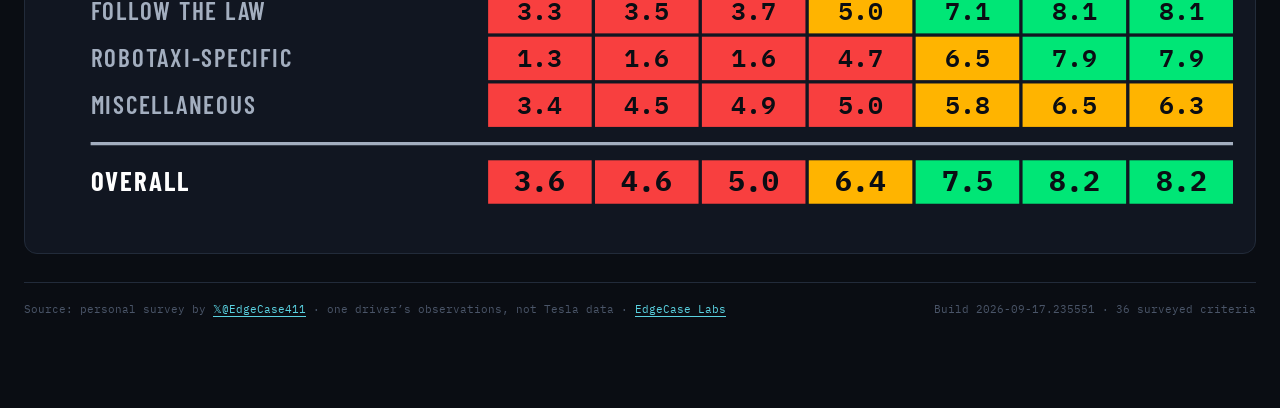
<file: fsd/index.html>
<!doctype html>
<html lang="en">
<head>
<meta charset="utf-8">
<meta name="viewport" content="width=device-width,initial-scale=1">
<meta name="color-scheme" content="dark">
<meta name="description" content="An independent survey of Tesla FSD progress: 36 weighted criteria scored across every major release since 2023, measured against the score each capability needs for unsupervised operation.">

<title>FSD Progress Tracker</title>
<link rel="preconnect" href="https://fonts.googleapis.com">
<link rel="preconnect" href="https://fonts.gstatic.com" crossorigin>
<link rel="stylesheet" href="https://fonts.googleapis.com/css2?family=Barlow+Condensed:wght@500;600;700&family=IBM+Plex+Mono:wght@400;500;600;700&family=IBM+Plex+Sans:wght@400;500;600&family=Nanum+Brush+Script&display=swap">
<style>
/* ============================================================
   FSD Progress Tracker — single-theme dark.
   Colour discipline: the ONLY colours that carry meaning are the
   four from the survey key (red / orange / green / blue) plus the
   green threshold. Nothing else on the page is coloured.
   ============================================================ */
:root{
  color-scheme: dark;
  --ground:#0a0d13; --panel:#111621; --panel-2:#161c29; --raised:#1c2433;
  --rule:#222b3a; --rule-2:#333f52; 
  --ink:#eef2f8; --ink-2:#a3aebf; --ink-3:#6f7b8e; --ink-4:#4a5568;
  --accent:#5ad1e0; --trend:#7fb2e6;
  /* previous trend: burnt sienna. Validated in OKLab against every series on
     the chart - 22 dE from the we-are-here red and 17 from the category
     orange, which is the tighter of the two. Drawn at .72 it lands at 2.8:1
     on the panel, well under the current trend's 4.8, so it reads as the
     older, quieter line without disappearing. */
  --ptrend:#b06a4e;
  --hw3:#d9a3ea;   /* HW3 branch: 9.6:1 on the ground, 25 dE from the orange */
  --thresh:#2fbf78; --thresh-wash:rgba(47,191,120,.11); --thresh-edge:rgba(47,191,120,.40);

  /* THE survey key — four colours, exactly as many as the sheet has */
  /* Signal red with Signal Neon for the rest. Every band clears 4.5:1 on its
     number and neighbouring bands separate by >=23 (OKLab dE x100). */
  --k-red:#f83f3f; --k-orange:#ffb400; --k-green:#00e676; --k-blue:#22a7ff;

  --f-display:"Barlow Condensed","Haettenschweiler",Impact,sans-serif;
  --f-body:"IBM Plex Sans",ui-sans-serif,system-ui,sans-serif;
  --f-mono:"IBM Plex Mono",ui-monospace,Menlo,monospace;
  --f-script:"Nanum Brush Script",cursive;
}
*,*::before,*::after{box-sizing:border-box}
body{margin:0;background:var(--ground);color:var(--ink);font-family:var(--f-body);
  font-size:16px;line-height:1.55;-webkit-font-smoothing:antialiased}
h1,h2,h3{margin:0;text-wrap:balance;font-family:var(--f-display);font-weight:700}
a{color:var(--accent);text-underline-offset:3px}
:focus-visible{outline:2px solid var(--accent);outline-offset:2px;border-radius:3px}
@media (prefers-reduced-motion:reduce){*{animation-duration:.01ms !important;transition-duration:.01ms !important}}
.wrap{max-width:1320px;margin:0 auto;padding:0 24px 90px}

/* ---------- masthead ---------- */
.mast{border-bottom:1px solid var(--rule);background:linear-gradient(180deg,#0d1119,var(--ground))}
.mast-in{max-width:1320px;margin:0 auto;padding:22px 24px 0;display:flex;flex-wrap:wrap;
  gap:28px;align-items:flex-end;justify-content:space-between}
.brand-eyebrow{font-family:var(--f-mono);font-size:12px;letter-spacing:.2em;
  text-transform:uppercase;color:var(--ink-3)}
.brand h1{font-size:clamp(32px,4.4vw,48px);line-height:.96;text-transform:uppercase;letter-spacing:.01em}
.brand h1 em{font-style:normal;color:var(--ink-3)}
.brand-sub{margin-top:8px;font-size:15px;color:var(--ink-2);max-width:56ch}
.readout{display:flex;gap:1px;background:var(--rule);border:1px solid var(--rule);
  border-radius:9px;overflow:hidden}
.ro{background:var(--panel);padding:10px 20px 12px;min-width:118px}
.ro-k{font-family:var(--f-mono);font-size:10.5px;letter-spacing:.14em;text-transform:uppercase;
  color:var(--ink-3);white-space:nowrap}
.ro-out{font-size:.5em;font-weight:600;color:var(--ink-3);letter-spacing:.02em}
.ro-v{font-family:var(--f-display);font-size:34px;font-weight:700;line-height:1.05;
  font-variant-numeric:tabular-nums;margin-top:2px}
.ro-n{font-family:var(--f-mono);font-size:11.5px;color:var(--ink-3);margin-top:1px}

/* ---------- tabs ---------- */
.tabs{max-width:1320px;margin:0 auto;padding:18px 24px 0;display:flex;gap:2px}
.tab{appearance:none;background:none;border:0;border-bottom:2px solid transparent;cursor:pointer;
  font-family:var(--f-display);font-size:18px;font-weight:600;letter-spacing:.08em;
  text-transform:uppercase;color:var(--ink-3);padding:9px 18px 12px;transition:.15s}
.tab:hover{color:var(--ink-2)}
.tab[aria-selected="true"]{color:var(--ink);border-bottom-color:var(--ink)}

/* ---------- control rail ---------- */
.rail{display:flex;flex-wrap:wrap;gap:20px 32px;align-items:flex-start;padding:16px 20px;
  margin:22px 0 20px;background:var(--panel);border:1px solid var(--rule);border-radius:11px}
.rail-grp{display:flex;flex-direction:column;gap:9px;min-width:0}
.rail-lab{display:flex;align-items:center;gap:10px;font-family:var(--f-mono);font-size:10.5px;
  letter-spacing:.16em;text-transform:uppercase;color:var(--ink-3)}
.rail-row{display:flex;flex-wrap:wrap;gap:6px}
.chip{appearance:none;cursor:pointer;font-family:var(--f-mono);font-size:12.5px;font-weight:500;
  background:var(--panel-2);color:var(--ink-3);border:1px solid var(--rule-2);border-radius:6px;
  padding:6px 11px;display:inline-flex;align-items:center;gap:8px;transition:.14s;white-space:nowrap}
.chip:hover{border-color:var(--ink-4);color:var(--ink-2)}
.chip[aria-pressed="true"]{background:var(--raised);color:var(--ink);border-color:var(--ink-3)}
.chip .dt{font-size:10.5px;color:var(--ink-3)}
.chip[aria-pressed="true"] .dt{color:var(--ink-2)}
.chip .dot{width:9px;height:9px;border-radius:2px;background:currentColor;opacity:.3;flex:none}
.chip[aria-pressed="true"] .dot{opacity:1}
.mini{appearance:none;cursor:pointer;background:none;border:1px solid var(--rule-2);border-radius:5px;
  color:var(--ink-3);font-family:var(--f-mono);font-size:10.5px;letter-spacing:.1em;
  text-transform:uppercase;padding:4px 10px;transition:.14s}
.mini:hover{color:var(--ink);border-color:var(--ink-3)}

/* ---------- panels ---------- */
.panel{background:var(--panel);border:1px solid var(--rule);border-radius:13px}
.panel-hd{display:flex;flex-wrap:wrap;gap:14px;align-items:baseline;justify-content:space-between;
  padding:16px 22px 13px;border-bottom:1px solid var(--rule)}
.panel-hd h2{font-size:21px;letter-spacing:.05em;text-transform:uppercase}
.panel-hd p{margin:4px 0 0;font-size:13.5px;color:var(--ink-3);max-width:70ch}
.view[hidden]{display:none}
svg.chart{display:block;width:100%;height:auto;overflow:visible}
.chart-box{padding:18px 20px 20px}

/* ---------- chart type ---------- */
.gridline{stroke:var(--rule);stroke-width:1}
.axis-t{font-family:var(--f-mono);font-size:15px;fill:var(--ink-3)}
.date-t{font-family:var(--f-mono);font-size:16.5px;fill:var(--ink-2)}
.vlabel{font-family:var(--f-mono);font-size:13.5px;font-weight:600;fill:var(--ink-2)}
.vscore{font-family:var(--f-mono);font-size:18px;font-weight:500;fill:var(--ink);
  font-variant-numeric:tabular-nums}
tr.notpublic .rel-v,tr.notpublic .rel-d,tr.notpublic .rel-gap{opacity:.5}
.rel-tag.off{background:var(--raised);color:var(--ink-3);border-color:var(--rule-2)}
.multi-hd{font-family:var(--f-display);font-size:24.4px;font-weight:600;letter-spacing:.18em;fill:var(--thresh)}
/* the projected score at V15/V16: the same size and weight as the white score
   labels (.vscore), so a projected 8.8 reads as the same kind of number as a
   measured 8.2. 12.5px was unreadable in the PNG; 25px towered over the rest.
   The panel-coloured stroke knocks a hole in the grid and trend line behind it. */
.multi-t{font-family:var(--f-mono);font-size:18px;font-weight:500;letter-spacing:.02em;
  paint-order:stroke;stroke:var(--panel);stroke-width:5px;stroke-linejoin:round}
.ptrend-t{font-family:var(--f-mono);font-size:10.5px;font-weight:500;letter-spacing:.08em;fill:var(--ptrend)}
.dur-t{font-family:var(--f-mono);font-size:14.5px;font-weight:500;letter-spacing:.06em;fill:var(--ink-2)}
.era-t{font-family:var(--f-mono);font-size:16px;font-weight:500;letter-spacing:.14em;fill:var(--ink-3)}
.band-t{font-family:var(--f-display);font-size:16.25px;font-weight:600;letter-spacing:.18em;fill:var(--thresh)}
.trend-t{font-family:var(--f-mono);font-size:12.5px;fill:var(--ink-4)}
.pt-hit{fill:transparent;cursor:pointer}
.pin-stem{stroke:var(--ink-4);stroke-width:1;stroke-dasharray:2 4}
.qcard{cursor:grab}
.qcard:active{cursor:grabbing}
.qcard:hover rect:first-child{stroke:var(--accent)}
.pin-hd{cursor:pointer}
.serieslab{font-family:var(--f-mono);font-size:12.5px;font-weight:500}

/* ---------- the key: read down, like the sheet ---------- */
.keywrap{display:flex;flex-wrap:wrap;gap:26px 44px;padding:20px 22px 24px;border-top:1px solid var(--rule)}
.keytitle{font-family:var(--f-mono);font-size:11px;letter-spacing:.18em;text-transform:uppercase;
  color:var(--ink-3);margin-bottom:13px}
/* proportions mirror the PNG's key: a wide chip, a real gap, air between rows */
table.key{border-collapse:separate;border-spacing:0 6px}
table.key td{padding:0;vertical-align:middle;white-space:nowrap}
table.key .sw{width:62px;height:26px;border-radius:4px;text-align:center;font-family:var(--f-mono);
  font-size:13.5px;font-weight:700;line-height:26px}
table.key .dsc{color:var(--ink-2);font-size:15px;padding-left:16px}
.legend-line{display:flex;flex-direction:column;gap:7px;font-size:13px;color:var(--ink-2)}
.legend-line i{display:inline-block;width:26px;height:0;vertical-align:middle;margin-right:10px}

.sum-wrap{overflow-x:auto;padding:30px 22px 20px;border-top:1px solid var(--rule)}
table.rel{border-collapse:separate;border-spacing:0;width:100%;font-variant-numeric:tabular-nums}
table.rel th{text-align:left;font-family:var(--f-mono);font-size:10.5px;letter-spacing:.14em;
  text-transform:uppercase;color:var(--ink-3);font-weight:400;padding:0 16px 9px 0;
  border-bottom:1px solid var(--rule-2)}
table.rel td{padding:9px 16px 9px 0;border-bottom:1px solid var(--rule);font-size:14px;color:var(--ink-2)}
table.rel tr.surveyed td{color:var(--ink)}
table.rel tr.surveyed .rel-v{color:#fff;font-weight:600}
.rel-v{font-family:var(--f-mono);font-size:14px;color:var(--ink);white-space:nowrap}
.rel-d{font-family:var(--f-mono);font-size:13px;white-space:nowrap}
.rel-gap{font-family:var(--f-mono);font-size:12.5px;color:var(--ink-4);white-space:nowrap}
.rel-tag{display:inline-block;font-family:var(--f-mono);font-size:10px;letter-spacing:.08em;
  border:1px solid var(--rule-2);border-radius:20px;padding:2px 9px;color:var(--ink-3)}
.rel-tag.on{border-color:var(--accent);color:var(--accent)}
.rel-note{font-size:13px;color:var(--ink-3)}
table.sum{border-collapse:separate;border-spacing:0;font-variant-numeric:tabular-nums;width:auto}
table.sum th,table.sum td{padding:0}
.sum-h{font-family:var(--f-body);font-size:13.5px;font-weight:500;letter-spacing:.01em;
  color:#fff;text-align:center;padding:0 5px 11px !important;white-space:nowrap;min-width:62px}
.sum-h span{display:block;font-family:var(--f-mono);font-size:10.5px;color:var(--ink-2);font-weight:400;letter-spacing:0}
.sum-h.tgt{color:var(--thresh)}
.sum-corner{text-align:left;padding:0 16px 11px 2px !important;font-family:var(--f-mono);
  font-size:10.5px;letter-spacing:.15em;text-transform:uppercase;color:var(--ink-3)}
.sum-name{text-align:left;font-family:var(--f-display);font-size:15px;font-weight:600;
  letter-spacing:.07em;text-transform:uppercase;color:var(--ink-2);
  padding:0 16px 0 2px !important;white-space:nowrap;height:30px}
.sum-cell{width:62px;min-width:62px;height:30px;line-height:30px;text-align:center;
  vertical-align:middle;font-family:var(--f-mono);font-size:14px;font-weight:600;
  border:1px solid var(--ground)}
.sum-tgt{width:62px;min-width:62px;height:30px;line-height:30px;text-align:center;vertical-align:middle;
  font-family:var(--f-mono);font-size:14px;background:var(--panel-2);color:var(--thresh);
  border:1px solid var(--ground)}
.sum-gap td{height:15px;padding:0 !important;border-top:2px solid var(--ink-2)}
.sum-tot td,.sum-tot th{padding-top:0 !important}
.sum-tot .sum-name{font-size:16px;font-weight:700;color:#fff}
.sum-tot .sum-cell{height:30px;line-height:30px;font-size:17px;font-weight:700}
.sum-tot .sum-tgt{height:30px;line-height:30px;font-size:17px;font-weight:700;color:var(--thresh)}

/* ---------- matrix: must fit a 9:16 frame with the key, so category
   labels run vertically down a rail instead of eating a row each ---------- */
.mx-scroll{overflow-x:auto;padding:0 56px 14px 22px}
table.mx{border-collapse:separate;border-spacing:0;width:auto;font-variant-numeric:tabular-nums}
table.mx th,table.mx td{padding:0}
.mx-vhead{height:80px;vertical-align:bottom;padding:0 !important;position:relative}
.mx-vhead>div{position:absolute;left:12px;bottom:9px;width:0;height:0;
  transform:rotate(-45deg);transform-origin:0 100%;white-space:nowrap;
  font-family:var(--f-body);font-size:13.5px;font-weight:500;letter-spacing:.01em;
  color:#fff}
.mx-vhead.tgt>div{color:var(--thresh)}
.mx-corner{text-align:left;vertical-align:bottom;padding:0 0 7px 2px !important;
  font-family:var(--f-mono);font-size:10.5px;letter-spacing:.15em;text-transform:uppercase;color:var(--ink-3)}
.mx-rail{width:34px;padding:0 12px 0 0 !important;vertical-align:middle}
.mx-rail>div{writing-mode:vertical-rl;transform:rotate(180deg);text-align:center;
  font-family:var(--f-display);font-size:14.5px;font-weight:500;letter-spacing:.16em;
  text-transform:uppercase;color:#fff;background:var(--panel-2);border-radius:4px;
  padding:9px 8px;white-space:nowrap}
.mx-feat{text-align:left;font-weight:400;font-size:15px;color:var(--ink-2);
  padding:0 18px 0 2px !important;white-space:nowrap;cursor:pointer;height:28px}
.mx-feat:hover{color:var(--ink);text-decoration:underline;text-underline-offset:3px}
.mx-cell{width:64px;min-width:64px;max-width:64px;height:28px;line-height:28px;
  text-align:center;vertical-align:middle;font-family:var(--f-mono);font-size:15px;
  font-weight:600;border:1px solid rgba(0,0,0,.34);cursor:default;color:#0a0d13}
.mx-cell.has:hover{outline:2px solid var(--ink);outline-offset:-2px}
.mx-cell.empty{background:var(--panel-2);color:var(--ink-4)}
.mx-tgt{width:64px;min-width:64px;height:28px;line-height:28px;text-align:center;
  vertical-align:middle;font-family:var(--f-mono);font-size:15px;background:var(--panel-2);
  color:var(--ink-3);border:1px solid rgba(0,0,0,.34)}
.mx-tgt.met{color:var(--thresh);font-weight:600}
.catsep td{height:12px;padding:0 !important;border-bottom:1px solid var(--rule-2)}
.mx-gapfoot td{height:12px;padding:0 !important}
/* the total is a total: white, bold, no fill competing with the data above it */
.mx-avg td,.mx-avg th{border-top:2px solid var(--ink-2);padding-top:8px !important}
.mx-avg .mx-feat{font-family:var(--f-display);font-size:17px;font-weight:700;letter-spacing:.1em;
  text-transform:uppercase;color:#fff;cursor:default;white-space:nowrap}
.mx-avg .mx-feat:hover{text-decoration:none}
.mx-avg .mx-cell{height:32px;line-height:32px;font-size:17px;font-weight:700}
/* the 8px above is spacing for the label under the rule; on the number cells it
   pushed each number ~10px below the middle of its box */
.mx-avg .mx-cell,.mx-avg .mx-tgt{padding-top:0 !important;vertical-align:middle}
.tot-ink{text-shadow:-1px -1px 0 #0a0d13,0 -1px 0 #0a0d13,1px -1px 0 #0a0d13,1px 0 0 #0a0d13,
  1px 1px 0 #0a0d13,0 1px 0 #0a0d13,-1px 1px 0 #0a0d13,-1px 0 0 #0a0d13}
.mx-avg .mx-tgt{height:32px;line-height:32px;font-size:17px;font-weight:700;color:var(--thresh)}
/* ---------- what's left ---------- */
.gap-list{padding:10px 22px 20px;display:flex;flex-direction:column}
.gap-row{display:grid;grid-template-columns:206px 1fr 78px;gap:14px;align-items:center;
  padding:7px 0;border-bottom:1px solid var(--rule)}
.gap-row:last-child{border-bottom:0}
.gap-name{font-family:var(--f-display);font-size:16px;font-weight:600;letter-spacing:.05em;text-transform:uppercase}
.gap-name span{display:block;font-family:var(--f-mono);font-size:10.5px;letter-spacing:.03em;
  text-transform:none;color:var(--ink-4);font-weight:400}
.gap-track{position:relative;height:22px;background:var(--panel-2);border-radius:5px;overflow:hidden}
.gap-fill{position:absolute;inset:0 auto 0 0;border-radius:5px;min-width:5px}
.gap-need{position:absolute;top:-3px;bottom:-3px;width:3px;background:var(--thresh)}
.gap-val{text-align:right;font-family:var(--f-mono);font-size:15px;font-weight:600;
  font-variant-numeric:tabular-nums}
.gap-val span{display:block;font-size:11px;font-weight:400;color:var(--ink-3)}

/* ---------- tooltip / drawer / events ---------- */
#tip{position:fixed;z-index:60;pointer-events:none;opacity:0;transition:opacity .1s;
  background:var(--raised);border:1px solid var(--rule-2);border-radius:9px;padding:11px 14px;
  max-width:340px;box-shadow:0 12px 40px rgba(0,0,0,.7);font-size:13.5px;line-height:1.5}
#tip.on{opacity:1}
#tip .t-h{font-family:var(--f-display);font-size:17px;font-weight:700;margin-bottom:3px}
#tip .t-m{font-family:var(--f-mono);font-size:10.5px;letter-spacing:.08em;text-transform:uppercase;
  color:var(--ink-3);margin-bottom:7px}
#tip .t-b{color:var(--ink-2)}
#tip .t-r{display:flex;gap:16px;margin-top:9px;padding-top:9px;border-top:1px solid var(--rule-2);
  font-family:var(--f-mono);font-size:11.5px}
#tip .t-r b{font-weight:700;font-size:15px}
#drawer{position:fixed;inset:0;z-index:80;display:none;background:rgba(4,6,10,.74)}
#drawer.on{display:block}
.dr-card{position:absolute;right:0;top:0;bottom:0;width:min(500px,94vw);background:var(--panel);
  border-left:1px solid var(--rule-2);padding:28px 30px;overflow-y:auto}
.dr-close{position:absolute;top:16px;right:18px;appearance:none;background:none;border:0;
  cursor:pointer;color:var(--ink-3);font-size:26px;line-height:1;padding:4px 8px}
.dr-close:hover{color:var(--ink)}
.dr-cat{font-family:var(--f-mono);font-size:10.5px;letter-spacing:.16em;text-transform:uppercase;color:var(--ink-3)}
.dr-card h3{font-size:27px;line-height:1.08;margin:8px 0 13px;max-width:22ch}
.dr-desc{font-size:14.5px;color:var(--ink-2);margin:0 0 22px}
.dr-stats{display:flex;gap:1px;background:var(--rule);border:1px solid var(--rule);
  border-radius:8px;overflow:hidden;margin-bottom:22px}
.dr-stat{background:var(--panel-2);padding:10px 14px;flex:1}
.dr-flags{display:flex;flex-wrap:wrap;gap:6px;margin-top:20px}
.flagpill{font-family:var(--f-mono);font-size:10.5px;letter-spacing:.07em;text-transform:uppercase;
  border:1px solid var(--rule-2);border-radius:20px;padding:3px 11px;color:var(--ink-3)}
.ev-list{padding:8px 22px 20px;display:flex;flex-direction:column;gap:10px}
.post-ctl{display:flex;flex-wrap:wrap;gap:12px 18px;align-items:center;
  padding:14px 22px;border-bottom:1px solid var(--rule)}
#post-search{flex:1 1 260px;min-width:0;background:var(--panel-2);border:1px solid var(--rule-2);
  border-radius:7px;color:var(--ink);font-family:var(--f-body);font-size:14px;padding:9px 12px}
#post-search::placeholder{color:var(--ink-4)}
.post-list{max-height:620px;overflow-y:auto;padding:4px 22px 18px}
.post{display:grid;grid-template-columns:26px 96px 1fr;gap:14px;align-items:start;
  padding:11px 0;border-bottom:1px solid var(--rule);cursor:pointer}
.post:last-child{border-bottom:0}
.post:hover{background:rgba(255,255,255,.02)}
.post-box{width:18px;height:18px;margin-top:2px;border:1.5px solid var(--rule-2);border-radius:4px;
  display:grid;place-items:center;color:transparent;font-size:12px;font-weight:700;flex:none}
.post[aria-selected="true"] .post-box{background:var(--accent);border-color:var(--accent);color:#06222a}
.post-date{font-family:var(--f-mono);font-size:11.5px;color:var(--ink-3);padding-top:2px}
.post-date span{display:block;color:var(--ink-4);font-size:10px;margin-top:3px}
.post-q{font-size:14px;color:var(--ink-2);line-height:1.5}
.post[aria-selected="true"] .post-q{color:var(--ink)}
.post-meta{margin-top:6px;font-family:var(--f-mono);font-size:11px;color:var(--ink-4);
  display:flex;flex-wrap:wrap;gap:12px;align-items:center}
.post-meta b{color:var(--ink-2);font-weight:600}
.post-out{color:var(--ink-4);font-size:12.5px;padding:14px 22px}
.post-trim{margin-top:10px;display:flex;flex-direction:column;gap:7px;align-items:flex-start;
  background:var(--panel-2);border:1px solid var(--rule);border-radius:8px;padding:10px 12px}
.post-trim label,.post-json label{font-family:var(--f-mono);font-size:10px;letter-spacing:.12em;
  text-transform:uppercase;color:var(--ink-3)}
.post-trim textarea,.post-json textarea{width:100%;resize:vertical;background:var(--ground);
  border:1px solid var(--rule-2);border-radius:6px;color:var(--ink);font-family:var(--f-body);
  font-size:13px;line-height:1.5;padding:8px 10px}
.post-json{margin-top:12px;display:flex;flex-direction:column;gap:7px}
.post-json label{text-transform:none;letter-spacing:.02em;font-family:var(--f-body);font-size:12px;
  color:var(--ink-3)}
.post-json textarea{font-family:var(--f-mono);font-size:11px;color:var(--ink-2)}
.ev{display:grid;grid-template-columns:104px 1fr;gap:16px;padding:13px 16px;background:var(--panel-2);
  border:1px solid var(--rule);border-left:3px solid var(--ink-4);border-radius:8px}
.ev-date{font-family:var(--f-mono);font-size:12px;color:var(--ink-3)}
.ev-who{font-family:var(--f-display);font-size:17px;font-weight:600;letter-spacing:.03em}
.ev-claim{font-size:14px;color:var(--ink-2);margin-top:3px}
.ev-delta{margin-top:9px;font-family:var(--f-mono);font-size:12px;color:var(--ink-3)}
.ev-delta b{font-size:14px;color:var(--ink)}
.note{padding:14px 22px 18px;font-size:13px;color:var(--ink-3);border-top:1px solid var(--rule);max-width:88ch}
.note code{font-family:var(--f-mono);font-size:12px;background:var(--panel-2);padding:2px 6px;
  border-radius:3px;color:var(--ink-2)}
.foot{margin-top:28px;padding-top:18px;border-top:1px solid var(--rule);display:flex;flex-wrap:wrap;
  gap:16px;justify-content:space-between;font-family:var(--f-mono);font-size:11px;color:var(--ink-4)}
@media (max-width:760px){.gap-row{grid-template-columns:128px 1fr 66px;gap:10px}
  .ev{grid-template-columns:1fr;gap:5px}}

/* ============================================================
   PHONES ONLY. Everything below is scoped to max-width 760px, so a desktop
   browser never evaluates a single rule of it. The table is the same DOM the
   desktop draws; on a phone it is rearranged, not rebuilt, so the two layouts
   cannot show different data.
   ============================================================ */
@media (max-width:760px){
  /* tabs: four on one line; if a phone is narrower still, the strip scrolls
     on its own instead of dragging the whole page sideways */
  .tabs{padding:12px 14px 0;gap:0;overflow-x:auto;scrollbar-width:none}
  .tabs::-webkit-scrollbar{display:none}
  .tab{font-size:14px;letter-spacing:.05em;padding:9px 10px 11px;white-space:nowrap;flex:0 0 auto}

  /* score tiles share the row instead of each insisting on 118px */
  .ro{flex:1 1 0;min-width:0;padding:10px 10px 12px}
  .ro-k{font-size:9.5px;letter-spacing:.06em;white-space:normal;line-height:1.25}
  .ro-v{font-size:30px}
  .ro-n{font-size:10.5px}

  /* full survey: each criterion's name gets its own line, its scores sit
     beneath it across the full width - no sideways scrolling */
  #view-matrix .mx-scroll{overflow:visible;padding:0 14px 14px}   /* matrix only: Releases shares the wrapper and keeps its scroll */
  table.mx,table.mx thead,table.mx tbody,table.mx tfoot{display:block;width:100%}
  table.mx tr{display:grid;grid-template-columns:repeat(var(--nc,7),minmax(0,1fr));column-gap:2px}
  .mx-feat{grid-column:1/-1;height:auto;white-space:normal;padding:10px 0 5px !important;
    font-size:14px;line-height:1.3}
  .mx-cell,.mx-tgt{width:auto;min-width:0;max-width:none;height:28px;line-height:28px;font-size:13px}
  /* category label: horizontal, on its own line above its group */
  .mx-rail{grid-column:1/-1;width:auto;padding:16px 0 0 !important}
  .mx-rail:empty{display:none}
  .mx-rail>div{writing-mode:horizontal-tb;transform:none;text-align:left;display:inline-block;
    font-size:12px;padding:4px 8px}
  /* version labels: flat and short, pinned to the top while the list scrolls */
  table.mx thead{position:sticky;top:0;z-index:2;background:var(--panel)}
  table.mx thead tr{padding:8px 0 6px}
  table.mx thead th:not(.mx-vhead){display:none}
  .mx-vhead{height:auto;padding:0 !important;position:static}
  .mx-vhead>div{position:static !important;left:auto !important;bottom:auto;width:auto;height:auto;
    transform:none;font-size:0;text-align:center;white-space:nowrap;overflow:hidden}
  .mx-vhead>div::after{content:attr(data-short);font-family:var(--f-mono);font-size:9.5px;color:var(--ink-2)}
  .mx-vhead.tgt>div::after{color:var(--thresh)}
  .mx.mx-dense .mx-vhead>div::after{display:inline-block;writing-mode:vertical-rl;transform:rotate(180deg);
    font-size:10px;line-height:1.1}
  .catsep td,.mx-gapfoot td{grid-column:1/-1}
  .mx-avg td:first-child{display:none}
  .mx-avg .mx-feat{font-size:15px;padding-top:12px !important}
  .mx-avg .mx-cell,.mx-avg .mx-tgt{height:32px;line-height:32px;font-size:14px}
}
</style>
</head>
<body>
<header class="mast">
  <div class="mast-in">
    <div class="brand">
      <div class="brand-eyebrow">&#120143;@EdgeCase411 &middot; independent survey &middot; <span id="span-range"></span></div>
      <h1>FSD Progress <em>Tracker</em></h1>
      <p class="brand-sub"><span id="span-nfeat"></span> scored criteria, every major FSD release since 2023 &mdash;
        measured against the score each capability needs for unsupervised operation.</p>
    </div>
    <div class="readout">
      <div class="ro"><div class="ro-k">Current score</div><div class="ro-v" id="ro-cur">&mdash;</div><div class="ro-n" id="ro-curv"></div></div>
      <div class="ro"><div class="ro-k">To the band</div><div class="ro-v" id="ro-gap">&mdash;</div><div class="ro-n" id="ro-gapn"></div></div>
      <div class="ro"><div class="ro-k">Since 2023</div><div class="ro-v" id="ro-since">&mdash;</div><div class="ro-n" id="ro-sincen"></div></div>
    </div>
  </div>
  <nav class="tabs" role="tablist">
    <button class="tab" role="tab" data-view="timeline" aria-selected="true">Timeline</button>
    <button class="tab" role="tab" data-view="matrix"   aria-selected="false">Matrix</button>
    <button class="tab" role="tab" data-view="gap"      aria-selected="false">What&rsquo;s left</button>
    
    <button class="tab" role="tab" data-view="releases" aria-selected="false">Releases</button>
  </nav>
</header>

<main class="wrap">
  <div class="rail">
    <div class="rail-grp" style="flex:1 1 480px">
      <div class="rail-lab"><span>Releases shown</span>
        <button class="mini" id="preset-major">Majors</button>
        <button class="mini" id="preset-all">All 10</button></div>
      <div class="rail-row" id="version-chips"></div>
    </div>
    <div class="rail-grp" id="grp-cats">
      <div class="rail-lab"><span>Break out categories</span></div>
      <div class="rail-row" id="cat-chips"></div>
    </div>
    <div class="rail-grp" id="grp-pins">
      <div class="rail-lab"><span>Annotations</span></div>
      <div class="rail-row">
        <button class="chip" id="toggle-here" aria-pressed="true">
          <span class="dot"></span>We are here</button>
        
        <button class="chip" id="toggle-stairs" aria-pressed="true">
          <span class="dot"></span>Staircase</button>
        <button class="chip" id="toggle-scores" aria-pressed="true">
          <span class="dot"></span>Scores</button>
        <button class="chip" id="toggle-trend" aria-pressed="true">
          <span class="dot"></span>Trend</button>
        <button class="chip" id="toggle-band" aria-pressed="true">
          <span class="dot"></span>Threshold band</button>
        <button class="chip" id="toggle-eras" aria-pressed="true">
          <span class="dot"></span>Major versions</button>
        <button class="chip" id="toggle-ptrend" aria-pressed="false">
          <span class="dot"></span>Previous trends</button>
        
        <button class="chip" id="toggle-durs" aria-pressed="true">
          <span class="dot"></span>Version gaps</button>
        <button class="chip" id="toggle-allrel" aria-pressed="false">
          <span class="dot"></span>All releases</button>
        <button class="chip" id="toggle-hw3" aria-pressed="false">
          <span class="dot"></span>HW3 branch</button>
      </div>
    </div>
    <div class="rail-grp" id="grp-cols">
      <div class="rail-lab"><span>Columns</span></div>
      <div class="rail-row">
        <button class="chip" id="toggle-target" aria-pressed="false">
          <span class="dot"></span>Target</button>
      </div>
    </div>
  </div>

  <section class="panel view" id="view-timeline">
    <div class="panel-hd">
      <div><h2>Weighted score over time</h2></div>
      <button class="mini" id="dl-timeline">&#8595; Download PNG</button>
    </div>
    <div class="chart-box"><svg class="chart" id="svg-timeline" role="img" aria-label="Weighted FSD score by release"></svg></div>
  </section>

  <section class="panel view" id="view-matrix" hidden>
    <div class="panel-hd">
      <div><h2>The full survey</h2>
        <p>Every criterion, every release. Hover a cell for what it measures and what changed; click a row for its full history.
           <b id="mx-thresh-note"></b></p></div>
      <button class="mini" id="dl-matrix">&#8595; Download PNG</button>
    </div>
    <div class="mx-scroll"><table class="mx" id="tbl-matrix"></table></div>
    <div class="keywrap" id="key-matrix"></div>
  </section>

  <section class="panel view" id="view-gap" hidden>
    <div class="panel-hd">
      <div><h2>What&rsquo;s left before robotaxi</h2>
        <p>Weighted score today against the score it needs to reach. The green marker is the target.</p></div>
      <button class="mini" id="dl-gap">&#8595; Download PNG</button>
    </div>
    <div class="gap-list" id="gap-cats"></div>
    <div class="panel-hd" style="border-top:1px solid var(--rule)">
      <div><h2 style="font-size:17px">Furthest individual criteria</h2>
        <p>The specific things holding those categories back, ranked by gap &times; weight.</p></div>
    </div>
    <div class="gap-list" id="gap-feats"></div>
  </section>



  <section class="panel view" id="view-releases" hidden>
    <div class="panel-hd">
      <div><h2>FSD release history</h2>
        <p>Public first-release dates, for cross-checking the survey. These run ahead of the
           survey dates &mdash; Tesla rolls out in waves, so a build appears weeks or months before
           any one driver receives and scores it. <b id="rel-note"></b></p></div>
    </div>
    <div class="mx-scroll"><table class="rel" id="tbl-releases"></table></div>
    <div class="note">Edit <code>fsd-releases.csv</code> and rebuild to correct or extend this.
      Compiled Aug 2026 from
      <a href="https://www.fsdupdate.com/" target="_blank" rel="noopener">fsdupdate.com</a>,
      <a href="https://www.notateslaapp.com/fsd-beta/" target="_blank" rel="noopener">notateslaapp.com</a> and
      <a href="https://www.hw4checker.com/fsd-updates" target="_blank" rel="noopener">hw4checker.com</a>.
      Dates marked <i>approx</i> are month-only in the sources.</div>
  </section>

  <div class="foot">
    <span>Source: personal survey by <a href="https://x.com/edgecase411" target="_blank" rel="noopener">&#120143;@EdgeCase411</a>
      &middot; one driver&rsquo;s observations, not Tesla data
      &middot; <a href="https://edgecaselabs.app/">EdgeCase Labs</a></span>
    <span id="foot-gen"></span>
  </div>
</main>

<span aria-hidden="true" style="position:absolute;left:-9999px;top:-9999px;
  font-family:var(--f-script);font-size:100px">@EdgeCase411</span>
<div id="tip" role="tooltip"></div>
<div id="drawer" hidden><div class="dr-card" role="dialog" aria-modal="true" aria-label="Criterion detail">
  <button class="dr-close" id="dr-close" aria-label="Close">&times;</button><div id="dr-body"></div></div></div>
<style>
#poster{position:fixed;inset:0;z-index:100;display:none;background:rgba(3,5,9,.94);
  padding:20px;overflow:auto;text-align:center}
#poster.on{display:block}
#poster img{max-width:min(100%,1180px);height:auto;border-radius:8px;border:1px solid var(--rule-2)}
.po-bar{display:flex;flex-wrap:wrap;gap:14px;align-items:center;justify-content:center;
  max-width:1180px;margin:0 auto 14px;padding:12px 18px;background:var(--panel);
  border:1px solid var(--rule);border-radius:9px}
.po-bar p{margin:0;font-size:13px;color:var(--ink-2);text-align:left;flex:1 1 300px}
</style>
<div id="poster"><div class="po-bar">
  <p id="po-note"></p>
  <button class="mini" id="po-dl" hidden>&#8595; Save PNG</button>
  <button class="mini" id="po-close">Close</button>
</div><img id="po-img" alt="Shareable chart"></div>

<script>
const DATA = {"forkAt":"12.3.x","band":[8.5,9.0],"now":{"date":"2026-09-17","build":"14.3.9"},"versions":[{"id":"10-69-25-2","label":"10.69.25.2","date":"2023-01-16","default":true,"track":"shared"},{"id":"11-3-6","label":"11.3.6","date":"2023-04-08","default":true,"track":"shared"},{"id":"11-4-2","label":"11.4.2","date":"2023-05-26","default":false,"track":"shared"},{"id":"11-4-4","label":"11.4.4","date":"2023-06-19","default":true,"track":"shared"},{"id":"12-2-1","label":"12.2.1","date":"2024-02-18","default":false,"track":"shared"},{"id":"12-3-x","label":"12.3.x","date":"2024-03-12","default":true,"track":"shared"},{"id":"13-2-x","label":"13.2.x","date":"2024-11-30","default":true,"track":"hw4"},{"id":"12-6-x","label":"12.6.x","date":"2024-12-30","default":false,"track":"hw3"},{"id":"14-2-x","label":"14.2.x","date":"2025-11-21","default":true,"track":"hw4"},{"id":"14-3-x","label":"14.3.x","date":"2026-04-07","default":true,"track":"hw4"}],"categories":[{"id":"comfort","name":"COMFORT","short":"Comfort","count":8},{"id":"common","name":"COMMON SAFETY CRITICAL","short":"Common Safety-Critical","count":6},{"id":"rare","name":"LESS FREQUENT SAFETY CRITICAL","short":"Less Frequent Safety-Critical","count":5},{"id":"law","name":"FOLLOW THE LAW","short":"Follow the Law","count":6},{"id":"robotaxi","name":"ROBOTAXI SPECIFIC","short":"Robotaxi-Specific","count":5},{"id":"misc","name":"MISC.","short":"Miscellaneous","count":4}],"features":[{"id":"smooth-right-left-turns","name":"Smooth right/left turns","cat":"comfort","weight":5.0,"thresh":9.0,"desc":"A turn should be completed in a single swoop without any hesitation (hesitation is observed with the wheel jerking back and forth during a turn)","scores":{"10-69-25-2":7.0,"11-3-6":8.0,"11-4-2":8.0,"11-4-4":8.0,"12-2-1":10.0,"12-3-x":10.0,"13-2-x":10.0,"12-6-x":9.0,"14-2-x":10.0,"14-3-x":10.0},"flags":{"robotaxi":true,"disengage":false,"critical":false},"order":1},{"id":"smooth-hairpin-turns","name":"Smooth hairpin turns","cat":"comfort","weight":3.0,"thresh":9.0,"desc":"A hairpin turn occurs mostly at highway on-ramps/off-rams and should be smooth circular path following the inside lane markings, no hard braking to adjust speed","scores":{"10-69-25-2":3.0,"11-3-6":8.0,"11-4-2":8.0,"11-4-4":8.0,"12-2-1":10.0,"12-3-x":10.0,"13-2-x":10.0,"12-6-x":9.0,"14-2-x":10.0,"14-3-x":10.0},"flags":{"robotaxi":true,"disengage":false,"critical":false},"order":2},{"id":"smooth-and-prompt-lane-changes","name":"Smooth and prompt lane changes","cat":"comfort","weight":5.0,"thresh":9.0,"desc":"FSD should initiate a turn signal when adjacent lane is open and start moving over immediately with a gradual drift (instead of robotic jerk)","scores":{"10-69-25-2":3.0,"11-3-6":9.0,"11-4-2":9.0,"11-4-4":9.0,"12-2-1":9.0,"12-3-x":9.0,"13-2-x":10.0,"12-6-x":9.0,"14-2-x":9.5,"14-3-x":9.5},"flags":{"robotaxi":true,"disengage":false,"critical":false},"order":3},{"id":"lane-change-in-moderate-traffic","name":"Lane change in moderate traffic","cat":"comfort","weight":5.0,"thresh":9.0,"desc":"Moderate traffic on highway is roughly 15-40mph, FSD usually needs to either speed up or slow down to find a gap between cars and then intiate turn signal and complete lane change","scores":{"10-69-25-2":3.0,"11-3-6":8.0,"11-4-2":8.0,"11-4-4":9.0,"12-2-1":9.0,"12-3-x":9.0,"13-2-x":10.0,"12-6-x":9.0,"14-2-x":9.5,"14-3-x":9.5},"flags":{"robotaxi":true,"disengage":false,"critical":false},"order":4},{"id":"lane-change-in-heavy-bumper-to-bumper-traffic","name":"Lane change in heavy (bumper to bumper) traffic","cat":"comfort","weight":3.0,"thresh":8.0,"desc":"Heavy traffic is 0 to 15mph, FSD usually needs to stop and wait until gap forms or, in really heavy traffic, needs to initiate a turn signal for adjacent lane to create space","scores":{"10-69-25-2":1.0,"11-3-6":5.0,"11-4-2":6.0,"11-4-4":7.0,"12-2-1":8.0,"12-3-x":8.0,"13-2-x":9.0,"12-6-x":9.0,"14-2-x":9.0,"14-3-x":9.0},"flags":{"robotaxi":true,"disengage":true,"critical":false},"order":5},{"id":"comfortable-stopping-accelerating","name":"Comfortable stopping/accelerating","cat":"comfort","weight":5.0,"thresh":8.0,"desc":"FSD should have a consistent slow down and acceleration curve from coasting to 0 speed and 0 to coasting. No abrupt stops at yellow lights.","scores":{"10-69-25-2":7.0,"11-3-6":8.0,"11-4-2":8.0,"11-4-4":8.0,"12-2-1":7.0,"12-3-x":7.0,"13-2-x":9.0,"12-6-x":8.0,"14-2-x":9.0,"14-3-x":8.5},"flags":{"robotaxi":true,"disengage":false,"critical":false},"order":6},{"id":"merging-into-highway-w-heavy-traffic","name":"Merging into highway w/ heavy traffic","cat":"comfort","weight":5.0,"thresh":9.0,"desc":"FSD should find the earliest gap in cars to merge with traffic. Only in bumper-to-bumper traffic it should proceed slowly all the way to the end of the merge lane.","scores":{"10-69-25-2":6.0,"11-3-6":6.0,"11-4-2":7.0,"11-4-4":8.0,"12-2-1":8.0,"12-3-x":8.0,"13-2-x":9.0,"12-6-x":9.0,"14-2-x":9.0,"14-3-x":9.0},"flags":{"robotaxi":true,"disengage":true,"critical":true},"order":7},{"id":"slow-down-smooth-over-speed-bump-or-dips","name":"Slow down/smooth over speed bump or dips","cat":"comfort","weight":5.0,"thresh":9.0,"desc":"FSD should slow down to the appropriate speed for type of speed bump (NOTE: some speed bumps require to slow down to 5 MPH, others to 25)","scores":{"10-69-25-2":5.0,"11-3-6":5.0,"11-4-2":5.0,"11-4-4":5.0,"12-2-1":9.0,"12-3-x":9.0,"13-2-x":9.0,"12-6-x":9.0,"14-2-x":9.0,"14-3-x":9.0},"flags":{"robotaxi":true,"disengage":true,"critical":false},"order":8},{"id":"consistent-unprotected-left-turns","name":"Consistent unprotected left turns","cat":"common","weight":5.0,"thresh":8.0,"desc":"Unprotected left turn can be at traffic light started from the middle of the intersection in the leftmost lane, or non-traffic light intersection \"Chuck Cook style\". In both scenarios FSD should not get stuck in the middle of the road impeding cross traffic","scores":{"10-69-25-2":6.0,"11-3-6":6.0,"11-4-2":6.0,"11-4-4":6.0,"12-2-1":6.0,"12-3-x":7.0,"13-2-x":7.0,"12-6-x":7.0,"14-2-x":7.0,"14-3-x":7.0},"flags":{"robotaxi":true,"disengage":true,"critical":true},"order":9},{"id":"consistent-right-turn-on-red","name":"Consistent right turn on red","cat":"common","weight":5.0,"thresh":9.0,"desc":"When at an intersection and we have a red light, FSD should yield to cross traffic, opposing traffic with left turn on green arrow, and proceed to turn on red only when safe","scores":{"10-69-25-2":6.0,"11-3-6":6.0,"11-4-2":6.0,"11-4-4":6.0,"12-2-1":7.0,"12-3-x":8.0,"13-2-x":7.0,"12-6-x":7.0,"14-2-x":8.0,"14-3-x":8.0},"flags":{"robotaxi":true,"disengage":true,"critical":true},"order":10},{"id":"operation-in-rain-inclement-weather","name":"Operation in rain/inclement weather","cat":"common","weight":5.0,"thresh":9.0,"desc":"Once FSD is engaged, the software should allow driver to keep FSD enabled throughout the entire trip whether its light or heavy rain","scores":{"10-69-25-2":2.0,"11-3-6":7.0,"11-4-2":7.0,"11-4-4":7.0,"12-2-1":7.0,"12-3-x":7.0,"13-2-x":8.0,"12-6-x":7.0,"14-2-x":9.0,"14-3-x":9.0},"flags":{"robotaxi":true,"disengage":true,"critical":false},"order":11},{"id":"merging-cars-into-our-lane-on-highway","name":"Merging cars into our lane on highway","cat":"common","weight":5.0,"thresh":9.0,"desc":"This occurs usually on highway when we are in the righmost lane and cars are merging into our lane from on-ramp, FSD should adjust speed to allow the merging car to go in front or behind us","scores":{"10-69-25-2":7.0,"11-3-6":7.0,"11-4-2":7.0,"11-4-4":7.0,"12-2-1":7.0,"12-3-x":7.0,"13-2-x":8.0,"12-6-x":8.0,"14-2-x":9.0,"14-3-x":9.0},"flags":{"robotaxi":true,"disengage":true,"critical":true},"order":12},{"id":"timely-reaction-to-slowing-traffic-on-highway","name":"Timely reaction to slowing traffic on highway","cat":"common","weight":5.0,"thresh":9.0,"desc":"Often highway traffic slows suddenly in the distance (eg from cruising speed of 65 to 15 or even 0). FSD needs to look ahead and start slowing down gradually instead of waiting to slam on breaks last second. Similarly if our lane is empty but adjacent lane has a line of cars that have stopped, we need to reduce our speed to a safe speed (eg 15mph) in case anyone cuts in front of us","scores":{"10-69-25-2":5.0,"11-3-6":7.0,"11-4-2":7.0,"11-4-4":7.0,"12-2-1":7.0,"12-3-x":7.0,"13-2-x":7.0,"12-6-x":7.0,"14-2-x":8.0,"14-3-x":8.0},"flags":{"robotaxi":true,"disengage":true,"critical":true},"order":13},{"id":"roundabouts","name":"Roundabouts","cat":"common","weight":5.0,"thresh":8.0,"desc":"FSD should complete a roundabout safely from the lane it was initiated and should yield to any cars that were in the roundabout ahead of it before proceeding","scores":{"10-69-25-2":4.0,"11-3-6":4.0,"11-4-2":4.0,"11-4-4":4.0,"12-2-1":8.0,"12-3-x":8.0,"13-2-x":8.0,"12-6-x":8.0,"14-2-x":9.0,"14-3-x":9.0},"flags":{"robotaxi":true,"disengage":true,"critical":true},"order":14},{"id":"traffic-cop-hand-signal-navigation","name":"Traffic cop/hand signal navigation","cat":"rare","weight":3.0,"thresh":8.0,"desc":"FSD should recognize the hand signals from traffic police officer and proceed only when allowed with gesture","scores":{"10-69-25-2":1.0,"11-3-6":1.0,"11-4-2":1.0,"11-4-4":1.0,"12-2-1":1.0,"12-3-x":1.0,"13-2-x":1.0,"12-6-x":1.0,"14-2-x":6.0,"14-3-x":6.0},"flags":{"robotaxi":true,"disengage":true,"critical":true},"order":15},{"id":"stopped-school-bus-surveyed-from-public","name":"Stopped school bus (surveyed from public)","cat":"rare","weight":3.0,"thresh":10.0,"desc":"FSD should stop and wait for school bus that has flashing red lights and/or STOP sign activated","scores":{"10-69-25-2":2.0,"11-3-6":2.0,"11-4-2":2.0,"11-4-4":2.0,"12-2-1":2.0,"12-3-x":2.0,"13-2-x":6.0,"12-6-x":2.0,"14-2-x":8.0,"14-3-x":8.0},"flags":{"robotaxi":true,"disengage":true,"critical":true},"order":16},{"id":"navigate-through-construction-zone-coned-lanes","name":"Navigate through construction zone/coned lanes","cat":"rare","weight":5.0,"thresh":9.0,"desc":"FSD should slow down to 10-20MPH in city construction zones and move over promptly if lane has been coned off. Also must navigate smoothly through coned lanes","scores":{"10-69-25-2":3.0,"11-3-6":3.0,"11-4-2":3.0,"11-4-4":3.0,"12-2-1":7.0,"12-3-x":7.0,"13-2-x":7.0,"12-6-x":7.0,"14-2-x":9.0,"14-3-x":9.0},"flags":{"robotaxi":true,"disengage":true,"critical":true},"order":17},{"id":"avoid-debris-hazards-on-road","name":"Avoid debris/hazards on road","cat":"rare","weight":5.0,"thresh":9.0,"desc":"FSD should avoid debris (eg garbage, tree branch, boxes, protruding hazards, etc) by swerving away from them but maintaining lane when possible","scores":{"10-69-25-2":1.0,"11-3-6":3.0,"11-4-2":4.0,"11-4-4":4.0,"12-2-1":4.0,"12-3-x":4.0,"13-2-x":6.0,"12-6-x":4.0,"14-2-x":7.0,"14-3-x":7.0},"flags":{"robotaxi":true,"disengage":true,"critical":false},"order":18},{"id":"understanding-special-road-signs","name":"Understanding special road signs","cat":"rare","weight":3.0,"thresh":8.0,"desc":"FSD should be able to read special/unique or temporary construction road signs","scores":{"10-69-25-2":1.0,"11-3-6":1.0,"11-4-2":1.0,"11-4-4":1.0,"12-2-1":1.0,"12-3-x":1.0,"13-2-x":1.0,"12-6-x":1.0,"14-2-x":1.0,"14-3-x":1.0},"flags":{"robotaxi":true,"disengage":true,"critical":false},"order":19},{"id":"pull-over-for-emergency-vehicles","name":"Pull over for emergency vehicles","cat":"law","weight":5.0,"thresh":9.0,"desc":"FSD should pull over to the right most lane (or stop) when police car, ambulance, fire truck have active emergency lights and sirens","scores":{"10-69-25-2":1.0,"11-3-6":1.0,"11-4-2":1.0,"11-4-4":1.0,"12-2-1":1.0,"12-3-x":1.0,"13-2-x":5.0,"12-6-x":1.0,"14-2-x":8.0,"14-3-x":8.0},"flags":{"robotaxi":true,"disengage":true,"critical":true},"order":20},{"id":"detect-proper-posted-speed-limits","name":"Detect proper posted speed limits","cat":"law","weight":5.0,"thresh":8.0,"desc":"Proper speed limits should be set based on signs or type of road. Also there should be a prompt transition of speed limit from city to highway road, usually occuring on an on-ramp","scores":{"10-69-25-2":6.0,"11-3-6":6.0,"11-4-2":7.0,"11-4-4":7.0,"12-2-1":7.0,"12-3-x":7.0,"13-2-x":7.0,"12-6-x":7.0,"14-2-x":7.0,"14-3-x":7.0},"flags":{"robotaxi":true,"disengage":false,"critical":false},"order":21},{"id":"proper-behavior-at-flashing-red-lights","name":"Proper behavior at flashing red lights","cat":"law","weight":5.0,"thresh":10.0,"desc":"FSD should stop at a flashing red (usually a crosswalk or inoperable traffic light) and proceed when safe","scores":{"10-69-25-2":5.0,"11-3-6":5.0,"11-4-2":5.0,"11-4-4":5.0,"12-2-1":2.0,"12-3-x":2.0,"13-2-x":9.0,"12-6-x":2.0,"14-2-x":9.0,"14-3-x":9.0},"flags":{"robotaxi":true,"disengage":true,"critical":true},"order":22},{"id":"proper-behavior-at-yield-signs","name":"Proper behavior at yield signs","cat":"law","weight":5.0,"thresh":9.0,"desc":"FSD should only stop at yield sign when yielding to other traffic, otherwise if clear should keep moving","scores":{"10-69-25-2":3.0,"11-3-6":3.0,"11-4-2":3.0,"11-4-4":3.0,"12-2-1":7.0,"12-3-x":7.0,"13-2-x":7.0,"12-6-x":7.0,"14-2-x":8.0,"14-3-x":8.0},"flags":{"robotaxi":true,"disengage":true,"critical":false},"order":23},{"id":"keep-clear-lane-traffic-and-railroad-tracks","name":"Keep Clear (lane traffic and railroad tracks)","cat":"law","weight":5.0,"thresh":8.0,"desc":"FSD should obey keep clear road markings and not block traffic in intersections","scores":{"10-69-25-2":1.0,"11-3-6":1.0,"11-4-2":1.0,"11-4-4":1.0,"12-2-1":7.0,"12-3-x":7.0,"13-2-x":7.0,"12-6-x":7.0,"14-2-x":8.0,"14-3-x":8.0},"flags":{"robotaxi":true,"disengage":true,"critical":false},"order":24},{"id":"proper-turn-signaling","name":"Proper turn signaling","cat":"law","weight":2.0,"thresh":8.0,"desc":"FSD needs to signal when making a turn, changing lanes, and merging into highway. It should not signal at any other times (especially not signal opposite of actual intent to confuse other drivers)","scores":{"10-69-25-2":5.0,"11-3-6":7.0,"11-4-2":7.0,"11-4-4":7.0,"12-2-1":8.0,"12-3-x":8.0,"13-2-x":9.0,"12-6-x":8.0,"14-2-x":9.0,"14-3-x":9.0},"flags":{"robotaxi":true,"disengage":false,"critical":false},"order":25},{"id":"proper-lane-planning-selection-for-navigation","name":"Proper lane planning/selection for navigation","cat":"robotaxi","weight":3.0,"thresh":8.0,"desc":"FSD should plan ahead and choose a proper turn lane in advance. (eg If a left turn with two turning lanes is immediately followed by a right turn, it needs to choose the rightmost left turn lane)","scores":{"10-69-25-2":3.0,"11-3-6":5.0,"11-4-2":5.0,"11-4-4":5.0,"12-2-1":7.0,"12-3-x":7.0,"13-2-x":7.0,"12-6-x":7.0,"14-2-x":7.0,"14-3-x":7.0},"flags":{"robotaxi":true,"disengage":true,"critical":false},"order":26},{"id":"u-turns","name":"U-turns","cat":"robotaxi","weight":5.0,"thresh":8.0,"desc":"FSD should complete u-turns from left-most lane when permitted","scores":{"10-69-25-2":1.0,"11-3-6":1.0,"11-4-2":1.0,"11-4-4":1.0,"12-2-1":7.0,"12-3-x":7.0,"13-2-x":8.0,"12-6-x":7.0,"14-2-x":9.0,"14-3-x":9.0},"flags":{"robotaxi":true,"disengage":true,"critical":false},"order":27},{"id":"reverse","name":"Reverse","cat":"robotaxi","weight":5.0,"thresh":10.0,"desc":"FSD should be able to reverse to get out of a stuck situation or reverse out of a parking spot","scores":{"10-69-25-2":1.0,"11-3-6":1.0,"11-4-2":1.0,"11-4-4":1.0,"12-2-1":1.0,"12-3-x":1.0,"13-2-x":6.0,"12-6-x":1.0,"14-2-x":8.0,"14-3-x":8.0},"flags":{"robotaxi":true,"disengage":true,"critical":false},"order":28},{"id":"navigating-through-parking-lots","name":"Navigating through parking lots","cat":"robotaxi","weight":3.0,"thresh":8.0,"desc":"FSD should be able to navigate through a parking lot to the front of an establishment","scores":{"10-69-25-2":1.0,"11-3-6":1.0,"11-4-2":1.0,"11-4-4":1.0,"12-2-1":6.0,"12-3-x":6.0,"13-2-x":7.0,"12-6-x":6.0,"14-2-x":8.0,"14-3-x":8.0},"flags":{"robotaxi":true,"disengage":true,"critical":false},"order":29},{"id":"parking","name":"Parking","cat":"robotaxi","weight":5.0,"thresh":8.0,"desc":"FSD should be able to find a parking spot and park","scores":{"10-69-25-2":1.0,"11-3-6":1.0,"11-4-2":1.0,"11-4-4":1.0,"12-2-1":4.0,"12-3-x":4.0,"13-2-x":5.0,"12-6-x":4.0,"14-2-x":7.0,"14-3-x":7.0},"flags":{"robotaxi":false,"disengage":true,"critical":false},"order":30},{"id":"quick-reaction-to-blocked-lanes-ahead","name":"Quick reaction to blocked lanes ahead","cat":"misc","weight":2.0,"thresh":9.0,"desc":"As soon as FSD can see a stopped car or blocked lane in path it should react prompty to change lanes instead of waiting until it's right behind the stopped vehicle to make the move","scores":{"10-69-25-2":3.0,"11-3-6":3.0,"11-4-2":5.0,"11-4-4":6.0,"12-2-1":8.0,"12-3-x":8.0,"13-2-x":8.0,"12-6-x":8.0,"14-2-x":9.0,"14-3-x":9.0},"flags":{"robotaxi":false,"disengage":false,"critical":false},"order":31},{"id":"proper-speed-for-traffic-flow-and-auto-speed-con","name":"Proper speed for traffic flow and auto speed control","cat":"misc","weight":3.0,"thresh":9.0,"desc":"FSD should keep safe distance behind lead car and should speed up with flow of traffic (ie not too slow so that large distance develops with lead car)","scores":{"10-69-25-2":6.0,"11-3-6":9.0,"11-4-2":8.0,"11-4-4":8.0,"12-2-1":8.0,"12-3-x":7.0,"13-2-x":9.0,"12-6-x":8.0,"14-2-x":9.0,"14-3-x":8.5},"flags":{"robotaxi":true,"disengage":false,"critical":false},"order":32},{"id":"avoid-potholes","name":"Avoid potholes","cat":"misc","weight":2.0,"thresh":7.0,"desc":"FSD should avoid potholes by swerving away from them but maintaining lane when possible","scores":{"10-69-25-2":1.0,"11-3-6":1.0,"11-4-2":1.0,"11-4-4":1.0,"12-2-1":1.0,"12-3-x":1.0,"13-2-x":1.0,"12-6-x":1.0,"14-2-x":3.0,"14-3-x":3.0},"flags":{"robotaxi":true,"disengage":true,"critical":false},"order":33},{"id":"avoid-coasting-in-blind-spots","name":"Avoid coasting in blind spots","cat":"misc","weight":1.0,"thresh":8.0,"desc":"FSD should not change lanes directly into the blind spots of another car unless necessary, and should not coast continuosly in the blind spot of another car","scores":{"10-69-25-2":1.0,"11-3-6":1.0,"11-4-2":1.0,"11-4-4":1.0,"12-2-1":1.0,"12-3-x":1.0,"13-2-x":1.0,"12-6-x":1.0,"14-2-x":1.0,"14-3-x":1.0},"flags":{"robotaxi":false,"disengage":false,"critical":false},"order":34},{"id":"intervention-free-drives-pressing-accelerator","name":"Intervention free drives (pressing accelerator)","cat":"general","weight":10.0,"thresh":9.0,"desc":"","scores":{"10-69-25-2":3.0,"11-3-6":3.0,"11-4-2":5.0,"11-4-4":5.0,"12-2-1":7.0,"12-3-x":7.0,"13-2-x":8.0,"12-6-x":7.0,"14-2-x":8.5,"14-3-x":8.5},"flags":{"robotaxi":false,"disengage":false,"critical":false},"order":35},{"id":"general-frequency-of-disengagements","name":"General frequency of disengagements","cat":"general","weight":10.0,"thresh":9.0,"desc":"","scores":{"10-69-25-2":6.0,"11-3-6":6.0,"11-4-2":7.0,"11-4-4":7.0,"12-2-1":8.0,"12-3-x":8.0,"13-2-x":9.0,"12-6-x":8.0,"14-2-x":9.5,"14-3-x":9.5},"flags":{"robotaxi":false,"disengage":false,"critical":false},"order":36}],"events":[{"date":"2024-04-01","who":"EXAMPLE - replace me","kind":"claim","url":"","claim":"Paste a real quote here with the date it was posted. Delete these two examples once you have added your own."},{"date":"2025-06-01","who":"EXAMPLE - replace me","kind":"claim","url":"","claim":"A second example. Set kind to 'claim' for a prediction you want checked against the data, or 'event' for something that actually happened."},{"date":"2024-12-16","who":"Hardware split","kind":"event","url":"","claim":"HW4 cars move to FSD v13. HW3 cars stay on the 12.6 branch - the two hardware generations stop sharing a build here."}],"posts":[],"releases":[{"version":"9.0","date":"2021-07-10","approx":false,"branch":"HW3","note":"First public FSD Beta","public":true},{"version":"9.1","date":"2021-07-31","approx":false,"branch":"HW3","note":"","public":true},{"version":"9.2","date":"2021-08-15","approx":false,"branch":"HW3","note":"","public":true},{"version":"10.0","date":"2021-09-11","approx":false,"branch":"HW3","note":"","public":true},{"version":"10.1","date":"2021-09-27","approx":false,"branch":"HW3","note":"","public":true},{"version":"10.2","date":"2021-10-11","approx":false,"branch":"HW3","note":"","public":true},{"version":"10.3","date":"2021-10-24","approx":false,"branch":"HW3","note":"Pulled and re-released after regressions","public":true},{"version":"10.4","date":"2021-11-06","approx":false,"branch":"HW3","note":"","public":true},{"version":"10.5","date":"2021-11-21","approx":false,"branch":"HW3","note":"","public":true},{"version":"10.6","date":"2021-12-04","approx":false,"branch":"HW3","note":"","public":true},{"version":"10.7","date":"2021-12-19","approx":false,"branch":"HW3","note":"","public":true},{"version":"10.8","date":"2021-12-23","approx":false,"branch":"HW3","note":"","public":true},{"version":"10.9","date":"2022-01-16","approx":false,"branch":"HW3","note":"","public":true},{"version":"10.10","date":"2022-02-01","approx":false,"branch":"HW3","note":"","public":true},{"version":"10.12","date":"2022-05-18","approx":false,"branch":"HW3","note":"","public":true},{"version":"10.13","date":"2022-07-18","approx":false,"branch":"HW3","note":"","public":true},{"version":"10.69","date":"2022-08-21","approx":false,"branch":"HW3","note":"Single-stack city driving","public":true},{"version":"10.69.2","date":"2022-09-11","approx":false,"branch":"HW3","note":"","public":true},{"version":"11","date":"2022-11-12","approx":false,"branch":"HW3","note":"Single stack extended to highway","public":true},{"version":"10.69.25","date":"2022-12-19","approx":false,"branch":"HW3","note":"","public":true},{"version":"10.69.25.2","date":"2023-01-16","approx":false,"branch":"HW3","note":"","public":true},{"version":"11.3","date":"2023-02-14","approx":false,"branch":"HW3","note":"","public":true},{"version":"11.3.1","date":"2023-03-07","approx":false,"branch":"HW3","note":"","public":true},{"version":"11.3.2","date":"2023-03-19","approx":false,"branch":"HW3","note":"","public":true},{"version":"11.3.3","date":"2023-03-24","approx":false,"branch":"HW3","note":"","public":true},{"version":"11.3.4","date":"2023-03-31","approx":false,"branch":"HW3","note":"","public":true},{"version":"11.3.5","date":"2023-04-01","approx":false,"branch":"HW3","note":"","public":true},{"version":"11.3.6","date":"2023-04-08","approx":false,"branch":"HW3","note":"","public":true},{"version":"11.4","date":"2023-04-17","approx":false,"branch":"HW3","note":"","public":true},{"version":"11.4.1","date":"2023-05-10","approx":false,"branch":"HW3","note":"","public":true},{"version":"11.4.2","date":"2023-05-26","approx":false,"branch":"HW3","note":"","public":true},{"version":"11.4.3","date":"2023-06-09","approx":false,"branch":"HW3","note":"","public":true},{"version":"11.4.4","date":"2023-06-19","approx":false,"branch":"HW3","note":"","public":true},{"version":"11.4.5","date":"2023-07-08","approx":false,"branch":"HW3","note":"","public":true},{"version":"11.4.6","date":"2023-07-21","approx":false,"branch":"HW3","note":"","public":true},{"version":"11.4.7","date":"2023-08-24","approx":false,"branch":"HW3","note":"","public":true},{"version":"12","date":"2023-11-24","approx":false,"branch":"both","note":"End-to-end neural net replaces explicit code","public":false},{"version":"12.1","date":"2023-12-24","approx":false,"branch":"both","note":"","public":false},{"version":"12.1.1","date":"2024-01-12","approx":false,"branch":"both","note":"","public":false},{"version":"12.1.2","date":"2024-01-21","approx":false,"branch":"both","note":"","public":true},{"version":"12.2","date":"2024-02-09","approx":false,"branch":"both","note":"","public":true},{"version":"12.2.1","date":"2024-02-18","approx":false,"branch":"both","note":"","public":true},{"version":"12.3","date":"2024-03-12","approx":false,"branch":"both","note":"First branded FSD (Supervised)","public":true},{"version":"12.3.1","date":"2024-03-24","approx":false,"branch":"both","note":"","public":true},{"version":"12.3.2","date":"2024-03-26","approx":false,"branch":"both","note":"","public":true},{"version":"12.3.2.1","date":"2024-03-27","approx":false,"branch":"both","note":"","public":true},{"version":"12.3.3","date":"2024-03-30","approx":false,"branch":"both","note":"","public":true},{"version":"12.3.4","date":"2024-04-10","approx":false,"branch":"both","note":"","public":true},{"version":"12.3.5","date":"2024-04-19","approx":false,"branch":"both","note":"","public":true},{"version":"12.3.6","date":"2024-04-28","approx":false,"branch":"both","note":"","public":true},{"version":"12.5.5","date":"2024-09-30","approx":false,"branch":"HW3","note":"","public":true},{"version":"13.2","date":"2024-11-30","approx":false,"branch":"HW4","note":"HW4 only","public":true},{"version":"12.5.6.4","date":"2024-12-03","approx":false,"branch":"HW3","note":"","public":true},{"version":"13.2.1","date":"2024-12-15","approx":false,"branch":"HW4","note":"","public":true},{"version":"13.2.2","date":"2024-12-21","approx":false,"branch":"HW4","note":"","public":true},{"version":"13.2.2.1","date":"2024-12-23","approx":false,"branch":"HW4","note":"","public":true},{"version":"12.6","date":"2024-12-30","approx":false,"branch":"HW3","note":"HW3 branch - HW4 cars move to 13.x here","public":true},{"version":"12.6.1","date":"2025-01-11","approx":false,"branch":"HW3","note":"","public":true},{"version":"12.6.2","date":"2025-01-22","approx":false,"branch":"HW3","note":"","public":true},{"version":"13.2.6","date":"2025-01-31","approx":false,"branch":"HW4","note":"","public":true},{"version":"12.6.3","date":"2025-02-08","approx":false,"branch":"HW3","note":"","public":true},{"version":"13.2.7","date":"2025-02-08","approx":false,"branch":"HW4","note":"","public":true},{"version":"12.6.4","date":"2025-02-27","approx":false,"branch":"HW3","note":"","public":true},{"version":"13.2.8","date":"2025-02-27","approx":false,"branch":"HW4","note":"","public":true},{"version":"13.2.9","date":"2025-08-28","approx":false,"branch":"HW4","note":"","public":true},{"version":"14.1","date":"2025-10-07","approx":false,"branch":"HW4","note":"","public":true},{"version":"14.1.1","date":"2025-10-12","approx":false,"branch":"HW4","note":"","public":true},{"version":"14.1.2","date":"2025-10-16","approx":false,"branch":"HW4","note":"","public":true},{"version":"14.1.3","date":"2025-10-20","approx":false,"branch":"HW4","note":"","public":true},{"version":"14.1.4","date":"2025-10-25","approx":false,"branch":"HW4","note":"","public":true},{"version":"14.1.5","date":"2025-11-03","approx":false,"branch":"HW4","note":"","public":true},{"version":"14.1.7","date":"2025-11-12","approx":false,"branch":"HW4","note":"","public":true},{"version":"14.2","date":"2025-11-21","approx":false,"branch":"HW4","note":"","public":true},{"version":"14.2.1","date":"2025-11-27","approx":false,"branch":"HW4","note":"","public":true},{"version":"14.2.1.25","date":"2025-12-13","approx":false,"branch":"HW4","note":"","public":true},{"version":"14.2.2","date":"2025-12-22","approx":false,"branch":"HW4","note":"","public":true},{"version":"14.2.2.1","date":"2025-12-24","approx":false,"branch":"HW4","note":"","public":true},{"version":"14.2.2.2","date":"2025-12-29","approx":false,"branch":"HW4","note":"","public":true},{"version":"14.2.2.3","date":"2026-01-13","approx":false,"branch":"HW4","note":"","public":true},{"version":"14.2.2.4","date":"2026-01-24","approx":false,"branch":"HW4","note":"","public":true},{"version":"14.2.2.5","date":"2026-02-15","approx":false,"branch":"HW4","note":"","public":true},{"version":"14.3","date":"2026-04-07","approx":false,"branch":"HW4","note":"","public":true},{"version":"14.3.1","date":"2026-04-14","approx":false,"branch":"HW4","note":"","public":true},{"version":"14.3.2","date":"2026-04-22","approx":false,"branch":"HW4","note":"","public":true},{"version":"14.3.3","date":"2026-05-17","approx":false,"branch":"HW4","note":"","public":true},{"version":"14.3.4","date":"2026-06-11","approx":false,"branch":"HW4","note":"","public":true},{"version":"14.3.5","date":"2026-07-13","approx":false,"branch":"HW4","note":"","public":true},{"version":"14.3.6","date":"2026-07-21","approx":false,"branch":"HW4","note":"","public":true},{"version":"14.3.7","date":"2026-08-01","approx":false,"branch":"HW4","note":"","public":true},{"version":"14.1 Lite","date":"2026-08-26","approx":false,"branch":"HW3","note":"HW3 gets a v14 branch; not scored in the survey yet","public":true},{"version":"14.3.8","date":"2026-08-26","approx":false,"branch":"HW4","note":"","public":true},{"version":"14.3.9","date":"2026-09-06","approx":false,"branch":"HW4","note":"","public":true}],"eras":[{"major":9,"start":"2021-07-10","opens":"9.0","end":"2021-09-11"},{"major":10,"start":"2021-09-11","opens":"10.0","end":"2023-02-14"},{"major":11,"start":"2023-02-14","opens":"11.3","end":"2024-01-21"},{"major":12,"start":"2024-01-21","opens":"12.1.2","end":"2024-11-30"},{"major":13,"start":"2024-11-30","opens":"13.2","end":"2025-10-07"},{"major":14,"start":"2025-10-07","opens":"14.1","end":null}],"pinned":[],"generated":"2026-09-17","build":"235551","sourceRows":36};

/* \u2550\u2550\u2550\u2550\u2550\u2550\u2550\u2550\u2550\u2550\u2550\u2550\u2550\u2550\u2550\u2550\u2550\u2550\u2550\u2550\u2550\u2550\u2550\u2550\u2550\u2550\u2550\u2550\u2550\u2550\u2550\u2550\u2550\u2550\u2550\u2550\u2550\u2550\u2550\u2550\u2550\u2550\u2550\u2550\u2550\u2550\u2550\u2550\u2550\u2550\u2550\u2550\u2550\u2550\u2550\u2550\u2550\u2550\u2550\u2550\u2550\u2550
   1 \u00b7 THE KEY \u2014 four colours, discrete. No interpolation anywhere.
   A score sits in a band and takes that band's colour; 8.5 is green
   because 8\u20139 is green, not because it is 83% of the way somewhere.
   \u2550\u2550\u2550\u2550\u2550\u2550\u2550\u2550\u2550\u2550\u2550\u2550\u2550\u2550\u2550\u2550\u2550\u2550\u2550\u2550\u2550\u2550\u2550\u2550\u2550\u2550\u2550\u2550\u2550\u2550\u2550\u2550\u2550\u2550\u2550\u2550\u2550\u2550\u2550\u2550\u2550\u2550\u2550\u2550\u2550\u2550\u2550\u2550\u2550\u2550\u2550\u2550\u2550\u2550\u2550\u2550\u2550\u2550\u2550\u2550\u2550\u2550 */
const CSSV = n => getComputedStyle(document.documentElement).getPropertyValue(n).trim();
const KEY = [
  {lo:1,   hi:1,  sw:'1',   var:'--k-red',    desc:'Never successful'},
  {lo:2,   hi:4,  sw:'2-4', var:'--k-red',    desc:'Most of the time NOT successful'},
  {lo:5,   hi:5,  sw:'5',   var:'--k-red',    desc:'50/50 chance it works'},
  {lo:6,   hi:7,  sw:'6-7', var:'--k-orange', desc:'Works more often than not'},
  {lo:8,   hi:9,  sw:'8-9', var:'--k-green',  desc:'Most of the time successful'},
  {lo:10,  hi:10, sw:'10',  var:'--k-blue',   desc:'Perfect'},
];
let COL = {};
function loadColours(){ COL = {red:CSSV('--k-red'), orange:CSSV('--k-orange'),
                               green:CSSV('--k-green'), blue:CSSV('--k-blue')}; }
loadColours();
function scoreColor(v){
  if (v == null || isNaN(v)) return CSSV('--panel-2');
  if (v <= 5) return COL.red;
  if (v <= 7) return COL.orange;
  if (v <= 9) return COL.green;
  return COL.blue;
}
function relLum(hex){
  const c = [1,3,5].map(i => parseInt(hex.substr(i,2),16)/255)
    .map(x => x <= 0.04045 ? x/12.92 : ((x+0.055)/1.055)**2.4);
  return 0.2126*c[0] + 0.7152*c[1] + 0.0722*c[2];
}
function inkOn(hex){
  const L = relLum(hex);
  return (L + 0.05)/0.05 > 1.05/(L + 0.05) ? '#0a0d13' : '#ffffff';
}
/* -------- one switch: white numbers on the red band --------
   Set to null to go back to the automatic contrast pick. White on this red is
   3.64:1 against 5.35:1 for dark ink, so it is a look choice, not a legibility
   one -- both are readable at this size, dark is the safer of the two. */
const RED_INK = null;   /* white read easier but made the red shout; dark it is */
function cellInk(col){ return (RED_INK && col === COL.red) ? RED_INK : inkOn(col); }
/* Tried twice (Sep 2026): white numbers on the overall row, plain and with a
   dark outline. Both lost to the dark ink - white is ~1.7:1 on green/yellow and
   the outline reads as heavy. Left as a switch so nobody has to rebuild it to
   try again; null = the automatic contrast pick, same as every other cell. */
const OVERALL_INK = null;
const totInk = col => OVERALL_INK || cellInk(col);
/* White alone is ~1.7:1 on the green and yellow bands. A thin dark ring round
   each glyph gives it an edge to read against. null = no outline. */
const OVERALL_RING = OVERALL_INK ? '#0a0d13' : null;
function ringText(x, txt, cx, cy, w){        /* canvas: ring under, fill over */
  if (OVERALL_RING){ x.save(); x.strokeStyle = OVERALL_RING; x.lineWidth = w;
    x.lineJoin = 'round'; x.strokeText(txt, cx, cy); x.restore(); }
  x.fillText(txt, cx, cy);
}
function drawSummary(){
  const vis = shown();
  let h = '<thead><tr><th class="sum-corner">Weighted score</th>';
  vis.forEach(v => h += `<th class="sum-h">${esc(vname(v))}<span>${fmtDate(v.t)}</span></th>`);
  if (state.target) h += '<th class="sum-h tgt">Target<span>from survey</span></th>';
  h += '</tr></thead><tbody>';
  C.forEach(c => {
    h += `<tr><th class="sum-name" scope="row">${esc(c.short)}</th>`;
    vis.forEach(v => { const sc = catScore(v.id, c.id), col = scoreColor(sc);
      h += `<td class="sum-cell" style="background:${col};color:${cellInk(col)}">${sc.toFixed(1)}</td>`; });
    if (state.target) h += `<td class="sum-tgt">${threshOf(f => f.cat === c.id).toFixed(1)}</td>`;
    h += '</tr>';
  });
  h += `</tbody><tfoot><tr class="sum-gap"><td colspan="${vis.length + 1 + (state.target?1:0)}"></td></tr>
        <tr class="sum-tot"><th class="sum-name" scope="row">Overall</th>`;
  vis.forEach(v => { const sc = overall(v.id), col = scoreColor(sc);
    h += `<td class="sum-cell${OVERALL_RING ? ' tot-ink' : ''}" style="background:${col};color:${totInk(col)}">${sc.toFixed(1)}</td>`; });
  h += (state.target ? `<td class="sum-tgt">${T_ALL.toFixed(1)}</td>` : '') + '</tr></tfoot>';
  $('#tbl-summary').innerHTML = h;
}
function keyHTML(withChart){
  const rows = KEY.map(k => {
    const c = CSSV(k.var);
    return `<tr><td class="sw" style="background:${c};color:${cellInk(c)}">${k.sw}</td>
            <td class="dsc">${k.desc}</td></tr>`;
  }).join('');
  const chart = !withChart ? '' : `<div><div class="keytitle">Reading the chart</div>
    <div class="legend-line">
      <span><i style="border-top:3px solid ${CSSV('--ink')}"></i>Actual score &mdash; holds flat, steps on release</span>
      ${state.trend ? `<span><i style="border-top:2px dashed ${CSSV('--ink-4')}"></i>Straight-line trend through every release</span>` : ''}
      ${state.band ? `<span><i style="border-top:11px solid ${CSSV('--thresh-wash')};box-shadow:inset 0 0 0 1px ${CSSV('--thresh-edge')}"></i>Estimated robotaxi threshold</span>` : ''}
    </div></div>`;
  return `<div><div class="keytitle">Survey key</div><table class="key">${rows}</table></div>${chart}`;
}

/* \u2550\u2550\u2550\u2550\u2550\u2550\u2550\u2550\u2550\u2550\u2550\u2550\u2550\u2550\u2550\u2550\u2550\u2550\u2550\u2550\u2550\u2550\u2550\u2550\u2550\u2550\u2550\u2550\u2550\u2550\u2550\u2550\u2550\u2550\u2550\u2550\u2550\u2550\u2550\u2550\u2550\u2550\u2550\u2550\u2550\u2550\u2550\u2550\u2550\u2550\u2550\u2550\u2550\u2550\u2550\u2550\u2550\u2550\u2550\u2550\u2550\u2550
   2 \u00b7 MODEL
   \u2550\u2550\u2550\u2550\u2550\u2550\u2550\u2550\u2550\u2550\u2550\u2550\u2550\u2550\u2550\u2550\u2550\u2550\u2550\u2550\u2550\u2550\u2550\u2550\u2550\u2550\u2550\u2550\u2550\u2550\u2550\u2550\u2550\u2550\u2550\u2550\u2550\u2550\u2550\u2550\u2550\u2550\u2550\u2550\u2550\u2550\u2550\u2550\u2550\u2550\u2550\u2550\u2550\u2550\u2550\u2550\u2550\u2550\u2550\u2550\u2550\u2550 */
const V = DATA.versions, F = DATA.features, C = DATA.categories;
/* One line each: a two-line rail needs more vertical room than a five-row
   category actually has, so it would overflow its own group. */
const RAIL = {comfort:'COMFORT', common:'COMMON SAFETY', rare:'LESS FREQUENT',
              law:'FOLLOW THE LAW', robotaxi:'ROBOTAXI', misc:'MISC.'};
C.forEach(c => c.rail = RAIL[c.id] || c.short.toUpperCase());
const catById = Object.fromEntries(C.map(c => [c.id, c]));
/* two criteria belong to no category \u2014 they measure the drive overall */
const catName = f => (catById[f.cat] || {short:'Overall measure'}).short;
const GEN = () => F.filter(f => f.cat === 'general').sort((a,b) => a.order - b.order);
const day = d => Date.UTC(+d.slice(0,4), +d.slice(5,7)-1, +d.slice(8,10));
V.forEach(v => v.t = day(v.date));
const fmtDate = t => new Date(t).toLocaleDateString('en-US',{month:'short',year:'numeric',timeZone:'UTC'});
/* Exact day. Two releases in the same month are indistinguishable without it. */
const fmtDay = t => new Date(t).toLocaleDateString('en-US',
  {day:'numeric', month:'short', year:'numeric', timeZone:'UTC'});
const fmtShort = t => new Date(t).toLocaleDateString('en-US',{month:'short',year:'2-digit',timeZone:'UTC'});
/* The sheet writes some releases with a leading V and some without. Drop it
   everywhere: in a condensed face the V crowds the digits next to it. */
const vname = v => v.label.replace(/^[Vv]\s*/, '');
/* Break-out category colours, in C order. Comfort was #3987e5, only dE 8.6 from
   the key's blue for a 10 - it read as 'Comfort is scoring 10'. #67e8f9 is the one
   cyan that clears every colour AS DRAWN on the chart: 16.7 from the key blue, 23.9
   from the trend line at its .72 opacity, 17.3 from the threshold green, 16.3 from
   the white staircase; 12.5:1 as text on the panel. Every other entry is >=4.6:1
   as text, which matters because a plotted category's name takes its colour. */
const SERIES = ['#67e8f9','#d95926','#199e70','#c98500','#d55181','#9085e9'];
C.forEach((c,i) => c.line = SERIES[i]);

const state = {view:'timeline', versions:new Set(V.filter(v=>v.default).map(v=>v.id)),
               cats:new Set(), pins:false, target:false, here:true, stairs:true, scores:true, trend:true, band:true, eras:true, durs:true, ptrend:false, multi:false, allRel:false, hw3:false,
               posts:new Set(), topic:'', q:'', excerpts:{}, offsets:{},
               /* Always on: the chip is gone and the saved value is no longer read,
                  so an 'off' stored before this change cannot strand it hidden.
                  The drawing code stays - flip this in the console to preview
                  a clean plot. It is a signature, not a security control. */
               watermark:true, wm:{fx:0.44, fy:0.80}};   /* pins off by default \u2014 a clean plot */
const shown = () => V.filter(v => state.versions.has(v.id));

function wmean(vid, keep = () => true, pick = (f,v) => f.scores[v]){
  let n = 0, d = 0;
  for (const f of F){ if (!keep(f)) continue;
    const s = pick(f, vid); if (s == null) continue;
    n += f.weight*s; d += f.weight; }
  return d ? n/d : null;
}
const overall  = vid => wmean(vid);
const catScore = (vid,cid) => wmean(vid, f => f.cat === cid);
const threshOf = (keep = () => true) => wmean(null, f => keep(f) && f.thresh != null, f => f.thresh);
const T_ALL = threshOf();                 // sum of the per-feature targets \u2014 used in the matrix
const BAND = DATA.band || [8.5, 9.0];     // the guesstimated robotaxi range \u2014 used on the chart
const T_LOW = BAND[0];
const latest = V[V.length-1], first = V[0];
/* The newest column keeps holding until today: a ".x" column covers every build
   in its series, so the score stepped up when the series began and has not moved
   since, through however many point builds have shipped. That flat run is
   observed, not assumed. */
const NOW = DATA.now ? day(DATA.now.date) : latest.t;
const NOW_BUILD = (DATA.now && DATA.now.build) || '';
/* Where HW3 and HW4 stopped sharing builds. Before this every release went to
   both, so only POST-fork HW3 builds are the branch - dropping every release
   tagged HW3 would take the whole v10/v11 history with it. */
const FORK_T = (() => {
  const f = V.find(v => v.label === DATA.forkAt);
  return f ? f.t : Infinity;
})();
const isHw3Branch = r => r.branch === 'HW3' && r.t > FORK_T;

const $ = s => document.querySelector(s), $$ = s => [...document.querySelectorAll(s)];
const NS = 'http://www.w3.org/2000/svg';
function el(tag, attrs = {}, text){
  const n = document.createElementNS(NS, tag);
  for (const k in attrs) if (attrs[k] != null) n.setAttribute(k, attrs[k]);
  if (text != null) n.textContent = text;
  return n;
}
const QUOTE_SOURCE = 'Elon quotes on X';
let PLOT = {x:0, y:0, w:1, h:1};   /* plot box, for placing the watermark */
/** Fit one line to `maxW`, accounting for letter-spacing that measureText ignores. */
function fitOneLine(text, font, ls, maxW){
  MEASURE.font = font;
  const w = t => MEASURE.measureText(t).width + t.length*ls;
  if (w(text) <= maxW) return text;
  let t = text;
  while (t.length && w(t + '\u2026') > maxW) t = t.slice(0, -1);
  /* prefer a word boundary over a mid-word cut, if it costs little */
  const sp = t.lastIndexOf(' ');
  if (sp > text.length * 0.55) t = t.slice(0, sp);
  return t.replace(/[\s/]+$/, '') + '\u2026';
}

/** Wrap in curly quotes so an excerpt reads as a quotation. */
function quoted(t){
  t = String(t).trim();
  return /^[\u201C"]/.test(t) ? t : '\u201C' + t + '\u201D';
}
/** Where every ticked quote card goes. Shared by the page and the PNG so the
    two cannot drift apart; `k` scales the card for the larger canvas. */
function layoutQuotes(o){
  const k = o.k || 1;
  const CW = Math.round(268*k), PAD = Math.round(13*k), LH = Math.round(17*k),
        BAR = Math.max(3, Math.round(3*k)), GAP = Math.round(68*k);
  const QF = `400 ${(12.5*k).toFixed(1)}px "IBM Plex Sans", ui-sans-serif, sans-serif`;
  const out = [], placed = [];
  if (o.hereBox) placed.push(o.hereBox);
  POSTS.filter(p => state.posts.has(p.id) && p.t >= o.t0 - o.padL && p.t <= o.t1 + o.padR)
       .sort((a,b) => a.t - b.t)
       .forEach(p => {
    const px = o.X(p.t);
    const inner = CW - PAD*2 - BAR;
    const lines = wrapLines(quoted(shownText(p)), QF, inner, 4);
    /* the header can be long \u2014 "COMING SOON / NEXT VERSION" overran the card */
    const head = fitOneLine(fmtDay(p.t).toUpperCase() + '   ' + p.topic.toUpperCase(),
                            `500 ${(10*k).toFixed(1)}px "IBM Plex Mono", monospace`, 0.7*k, inner);
    const ch = PAD + Math.round(8*k) + Math.round(16*k) + LH*(lines.length-1) + PAD;
    let sy = o.main.length ? o.main[0].y : o.Y(5);
    for (const q of o.main) if (q.t <= p.t) sy = q.y;
    /* Page and card now draw at one fixed size, so this test is deterministic
       again: flip only when the card genuinely would not fit on the right. */
    const flip = px + CW > o.W - o.M.r - 4*k;
    let cx = flip ? px - CW : px;
    let cy = sy + GAP;
    placed.forEach(r => {
      const w = r.w == null ? CW : r.w;
      if (cx < r.x + w + 14*k && cx + CW + 14*k > r.x &&
          cy < r.y + r.h + 16*k && cy + ch + 16*k > r.y) cy = r.y + r.h + 18*k;
    });
    cy = Math.min(cy, o.H - o.M.b - ch - 6*k);
    cx = Math.min(Math.max(cx, o.M.l + 2), o.W - o.M.r - CW - 2);
    const off = state.offsets[p.id] || {dx:0, dy:0};
    cx += off.dx*k; cy += off.dy*k;
    placed.push({x:cx, y:cy, h:ch, w:CW});
    out.push({p, px, sy, cx, cy, CW, ch, lines, head, flip, PAD, LH, BAR, k});
  });
  return out;
}
const MEASURE = document.createElement('canvas').getContext('2d');
const MEASURE_W = t => { MEASURE.font = '500 13.75px "IBM Plex Mono", monospace';
                         return MEASURE.measureText(t).width + t.length*2.2; };
function textW(t, font){ MEASURE.font = font; return MEASURE.measureText(t).width; }
/* x offset that centres a label rotated by `deg` over a column of width `cw` */
function diagOffset(t, font, cw, deg){
  const spread = textW(t, font) * Math.cos(deg * Math.PI / 180);
  return cw/2 - spread/2;
}
/** break `text` into at most `maxLines` lines that fit `maxW`, ellipsised.
    Named apart from the canvas wrapText below, which takes a context. */
function wrapLines(text, font, maxW, maxLines){
  MEASURE.font = font;
  const words = String(text).split(/\s+/), lines = [];
  let line = '', truncated = false;
  for (let i = 0; i < words.length; i++){
    const test = line ? line + ' ' + words[i] : words[i];
    if (MEASURE.measureText(test).width > maxW && line){
      lines.push(line); line = words[i];
      if (lines.length === maxLines){ line = ''; truncated = i < words.length - 1; break; }
    } else line = test;
  }
  if (line && lines.length < maxLines) lines.push(line);
  else if (line) truncated = true;
  if (truncated && lines.length){
    let last = lines[lines.length-1];
    while (last.length && MEASURE.measureText(last + '\u2026').width > maxW) last = last.slice(0, -1);
    lines[lines.length-1] = last.replace(/[\s,;:.]+$/, '') + '\u2026';
  }
  return lines;
}
const esc = s => String(s == null ? '' : s).replace(/[&<>"]/g, c => ({'&':'&amp;','<':'&lt;','>':'&gt;','"':'&quot;'}[c]));
const sign = n => (n > 0 ? '+' : n < 0 ? '-' : '\u00b1') + Math.abs(n).toFixed(1);
const tip = $('#tip');
function showTip(ev, html){
  tip.innerHTML = html; tip.classList.add('on');
  const r = tip.getBoundingClientRect();
  let x = ev.clientX + 16, y = ev.clientY - 12;
  if (x + r.width > innerWidth - 12) x = ev.clientX - r.width - 16;
  if (y + r.height > innerHeight - 12) y = innerHeight - r.height - 12;
  tip.style.left = Math.max(8,x)+'px'; tip.style.top = Math.max(8,y)+'px';
}
const hideTip = () => tip.classList.remove('on');

/* \u2550\u2550\u2550\u2550\u2550\u2550\u2550\u2550\u2550\u2550\u2550\u2550\u2550\u2550\u2550\u2550\u2550\u2550\u2550\u2550\u2550\u2550\u2550\u2550\u2550\u2550\u2550\u2550\u2550\u2550\u2550\u2550\u2550\u2550\u2550\u2550\u2550\u2550\u2550\u2550\u2550\u2550\u2550\u2550\u2550\u2550\u2550\u2550\u2550\u2550\u2550\u2550\u2550\u2550\u2550\u2550\u2550\u2550\u2550\u2550\u2550\u2550
   3 \u00b7 TIMELINE \u2014 a staircase, not a slope.
   The score does not drift upward between releases; it sits still and
   jumps when a build lands. Drawing it as a sloped line invents motion
   that never happened. The dashed straight fit stays because the whole
   point is watching the real line fall away from it.
   \u2550\u2550\u2550\u2550\u2550\u2550\u2550\u2550\u2550\u2550\u2550\u2550\u2550\u2550\u2550\u2550\u2550\u2550\u2550\u2550\u2550\u2550\u2550\u2550\u2550\u2550\u2550\u2550\u2550\u2550\u2550\u2550\u2550\u2550\u2550\u2550\u2550\u2550\u2550\u2550\u2550\u2550\u2550\u2550\u2550\u2550\u2550\u2550\u2550\u2550\u2550\u2550\u2550\u2550\u2550\u2550\u2550\u2550\u2550\u2550\u2550\u2550 */
/* Trend model: an exponential approach to a ceiling of 10.
      score(t) = 10 - (10 - s0)\u00b7e^(-k\u00b7t)
   Fitted by regressing ln(10 - score) on time. This is the right shape for a
   capability score that cannot exceed 10 \u2014 it decelerates as it climbs but never
   stops climbing and never exceeds the ceiling. A polynomial fit does neither:
   run one through a recent plateau and it flattens or turns down, which asserts
   that improvement has ended. That is the fit talking, not the data. */
const CEIL = 10;

/* Majors to refit the trend at, newest first, excluding the current one.
   Derived rather than hard-coded so this keeps working when v15 ships. */
const majorOf = p => parseInt(p.v.label, 10) || 0;
/* The trend is fitted to one point per major version: its best. A major arrives
   as a step, and its later builds mostly hold that level - counting 14.3.x at
   0.02 below 14.2.x as a fresh observation reads a step's own tail as a stall
   and drags the whole curve down. */
function majorPeaks(pts){
  const best = new Map();
  pts.forEach(p => { const m = majorOf(p);
                     if (!best.has(m) || p.s > best.get(m).s) best.set(m, p); });
  return [...best.values()].sort((a, b) => a.t - b.t);
}
/* The legacy trend: an ordinary straight line through the points, which is
   what a spreadsheet draws and what this survey originally used. It has no
   ceiling, so it keeps climbing at the rate it started at and runs off the top
   of the chart - which is exactly the point of showing it. */
function fitLine(pts){
  const n = pts.length; if (n < 2) return null;
  const t0 = pts[0].t, YR = 3.15576e10;
  const T = pts.map(p => (p.t - t0)/YR), S = pts.map(p => p.s);
  const mt = T.reduce((a,b)=>a+b,0)/n, ms = S.reduce((a,b)=>a+b,0)/n;
  let num = 0, den = 0;
  T.forEach((t,i) => { num += (t-mt)*(S[i]-ms); den += (t-mt)**2; });
  if (!den) return null;
  const b = num/den, a = ms - b*mt;
  return {at: t => a + b*(t - t0)/YR,
          reaches: sc => t0 + ((sc - a)/b)*YR};
}
function priorCutoffs(pts, howMany){
  const majs = [...new Set(pts.map(majorOf))].sort((a,b) => b - a);
  return majs.slice(1, 1 + (howMany || 2));
}
function fit(pts){
  const n = pts.length; if (n < 3) return null;
  const t0 = pts[0].t, YR = 3.15576e10;                 // ms per year
  const T = pts.map(p => (p.t - t0)/YR);
  const Yl = pts.map(p => Math.log(Math.max(0.05, CEIL - p.s)));
  const mt = T.reduce((a,b) => a+b, 0)/n, my = Yl.reduce((a,b) => a+b, 0)/n;
  let num = 0, den = 0;
  T.forEach((t,i) => { num += (t-mt)*(Yl[i]-my); den += (t-mt)**2; });
  if (!den || !(num < 0)) return null;                  // no improvement to model
  const b = num/den, a = my - b*mt;
  return {t0, at: t => CEIL - Math.exp(a + b*(t - t0)/YR),
          /* when the curve reaches a given score */
          reaches: sc => t0 + ((Math.log(CEIL - sc) - a)/b)*YR};
}
/* Renders into the page's <svg> by default, or into any detached <svg> at an
   explicit size. The PNG uses the second form, so the card is the same drawing
   code rather than a second implementation that drifts. */
/* Height the summary block needs below the plot, at page scale. */
let _mcx = null;
function monoW(txt, px, ls){         /* the break in the rule has to fit the number */
  if (!_mcx) _mcx = document.createElement('canvas').getContext('2d');
  _mcx.font = `500 ${px}px "IBM Plex Mono",monospace`;
  return _mcx.measureText(txt).width + (ls || 0)*txt.length;
}
/* Months an era ran. Eras that open before the chart does are left unmeasured:
   V10 really ran 17 months but only its last two are on screen, and a
   two-month-wide rule labelled "17 mo" next to a twelve-month-wide one
   labelled "12 mo" compares lengths that do not mean the same thing. */
function eraMonths(e, t0){
  if (e.t0 < t0) return null;
  const end = e.t1 == null ? NOW : e.t1;
  return {n: ((end - e.t0)/(864e5*30.44)).toFixed(1), open: e.t1 == null};
}
const CHART_W = 1200;
function drawTimeline(opt){
  opt = opt || {};
  const toPage = !opt.svg;
  const svg = opt.svg || $('#svg-timeline');
  svg.textContent = '';
  /* ONE fixed drawing size for everybody. The page scales it to fit its
     container with width:100%, the PNG scales it up to card size. Measuring
     the container instead meant the page and the card drew at different
     widths, so anything sized in px - the quote cards, the type - covered a
     different fraction of the chart in each. Same numbers now, everywhere. */
  const W = opt.W || CHART_W;
  let H = opt.H || Math.round(CHART_W*0.47);
  const chartH = H;                       /* plot area; summary sits below it */
  /* The version strip ADDS height. Growing H and M.t by the same amount
     inserts a band at the top and leaves (H - M.t - M.b) - the plot itself -
     exactly the size it was. Nothing gets squeezed to make room. */
  const ERA_H = state.eras && ERAS.length ? 52 : 0;
  const DUR_H = state.durs && ERAS.length ? 40 : 0;
  const TOP_H = ERA_H + DUR_H;
  const vis = shown().filter(v => state.hw3 || v.track !== 'hw3');

  /* The summary is drawn at its natural size into a group and then scaled as
     ONE object to span the plot's width - a single transform, so type, cells
     and gaps all grow by the same factor and nothing can end up stretched.
     The band it needs is measured rather than fixed, and it only ever changes
     the card's height: (H - M.t - M.b) cancels SUM_H out, so the plot above is
     the same size whatever the summary does. */
  const SM = vis.length ? summaryMetrics(vis) : null;
  const SUM_K = SM ? (W - 46 - 2)/SM.w : 1;
  const SUM_TOP = chartH + TOP_H + 24 + (SM ? SM.top : 0);   /* where it began before */
  const SUM_TY = SUM_TOP - (SM ? SM.top*SUM_K : 0);
  const SUM_H = SM ? Math.round(SUM_TY + SM.bottom*SUM_K + 30 - chartH - TOP_H) : 272;

  H = chartH + SUM_H + TOP_H;
  const M = {t:38 + TOP_H, r:2, b:66 + SUM_H, l:46};   /* fixed: break-outs overlay, never resize */
  svg.setAttribute('viewBox', `0 0 ${W} ${H}`);
  svg.removeAttribute('width'); svg.removeAttribute('height');
  if (!vis.length){ svg.append(el('text',{x:W/2,y:H/2,'text-anchor':'middle',class:'axis-t'},'Select a release.')); return; }

  const t0 = Math.min(...vis.map(v=>v.t));
  const t1 = Math.max(Math.max(...vis.map(v=>v.t)), NOW);
  const padL = Math.max((t1-t0)*.025, 864e5*18);
  let padR = Math.max((t1-t0)*.14, 864e5*100);
  
  const X = t => M.l + (t - t0 + padL)/(t1 - t0 + padL + padR)*(W - M.l - M.r);
  const Y = s => M.t + (10 - s)/9*(H - M.t - M.b);
  const g = el('g'); svg.append(g);

  /* ---- major-version pills ---- */
  /* One per major version, spanning the stretch of the timeline it owned.
     They live in the strip the chart grew for them, so they never overlap
     the plot, the quote cards or the release labels. */
  if (DUR_H){
    /* How long each major version ran, as a dimension: a hairline broken to
       hold the number, with a short tick down at each boundary. */
    const RY = M.t - TOP_H + 20, TK = 9, RGT = W - M.r;
    ERAS.forEach(e => {
      const m = eraMonths(e, t0);
      if (!m) return;
      /* Inset both ends: butted together, two neighbouring rules read as one
         continuous line and the boundary between versions disappears. */
      const a = Math.max(M.l, X(e.t0)) + 3;
      const b = Math.min(RGT, X(e.t1 == null ? NOW : e.t1)) - 3;
      if (b - a < 30) return;
      const rule = c => g.append(el('line',{x1:c[0], y1:RY, x2:c[1], y2:RY,
                                            stroke:'var(--rule-2)', 'stroke-width':1}));
      [a, b].forEach(c => g.append(el('line',{x1:c, y1:RY, x2:c, y2:RY + TK,
                                              stroke:'var(--rule-2)', 'stroke-width':1})));
      const lab = m.n + ' mo' + (m.open ? ' +' : '');
      const lw = monoW(lab, 14.5, 0.87), mid = (a + b)/2, half = lw/2 + 11;
      if (b - a > lw + 40){
        rule([a, mid - half]); rule([mid + half, b]);
        g.append(el('text',{x:mid, y:RY + 4.2, 'text-anchor':'middle', class:'dur-t'}, lab));
      } else rule([a, b]);
    });
  }

  if (ERA_H){
    const PY = M.t - ERA_H + 6, PH = 32, RGT = W - M.r;
    ERAS.forEach(e => {
      const a = Math.max(M.l, X(e.t0));
      const b = Math.min(RGT, X(e.t1 == null ? NOW : e.t1));
      if (b - a < 8) return;                 /* era predates the chart window */
      g.append(el('rect',{x:a + 2, y:PY, width:b - a - 4, height:PH, rx:PH/2,
                          fill:'var(--raised)'}));
      const lab = 'V' + e.major;
      if (b - a > monoW(lab, 16, 2.24) + 6)       /* else the pill is too narrow */
        g.append(el('text',{x:(a + b)/2, y:PY + PH/2 + 5.6, 'text-anchor':'middle',
                            class:'era-t'}, lab));
    });
    
  }

  /* threshold band */
  if (state.band){
    g.append(el('rect',{x:M.l, y:Y(BAND[1]), width:W-M.l-M.r, height:Y(BAND[0])-Y(BAND[1]),
                        fill:'var(--thresh-wash)'}));
    [BAND[0], BAND[1]].forEach(b => g.append(el('line',{x1:M.l, x2:W-M.r, y1:Y(b), y2:Y(b),
                        stroke:'var(--thresh-edge)', 'stroke-width':1.5})));
    /* Above the band, not inside it. The band is 0.5 score units tall - about
       26px - so a label living inside it can never be bigger than ~13px, which
       is the whole reason it was unreadable. Outside, the only ceiling is the
       gap up to the 10 line. */
    g.append(el('text',{x:M.l+12, y:Y(BAND[1]) - 8, class:'band-t'},
              'GUESTIMATED UNSUPERVISED ROBOTAXI THRESHOLD RANGE  '
              + BAND[0].toFixed(1) + ' - ' + BAND[1].toFixed(1)));
  }


  /* y grid */
  for (let s = 1; s <= 10; s++){
    g.append(el('line',{x1:M.l, x2:W-M.r, y1:Y(s), y2:Y(s), class:'gridline'}));
    g.append(el('text',{x:M.l-11, y:Y(s)+4, class:'axis-t','text-anchor':'end'}, s));
  }
  /* a plain date axis \u2014 half-year ticks, horizontal, nothing to decipher */
  const yA = new Date(t0).getUTCFullYear(), yB = new Date(t1 + padR).getUTCFullYear();
  for (let yr = yA; yr <= yB + 1; yr++) for (const mo of [0, 6]){
    const t = Date.UTC(yr, mo, 1); if (t < t0 - padL || t > t1 + padR) continue;
    const jan = mo === 0;
    g.append(el('line',{x1:X(t), x2:X(t), y1:M.t, y2:H-M.b, class:'gridline',
                        opacity: jan ? 1 : .5}));
    g.append(el('text',{x:X(t), y:H-M.b+31, class:'date-t','text-anchor':'middle',
                        style: jan ? 'fill:var(--ink);font-weight:600' : 'fill:var(--ink-2);font-size:14.5px'},
              new Date(t).toLocaleDateString('en-US',{month:'short',year:'2-digit',timeZone:'UTC'})));
  }

  const P = v => ({v, t:v.t, s:overall(v.id), x:X(v.t), y:Y(overall(v.id))});
  const trunk = vis.filter(v => v.track === 'shared').map(P);
  const br = tr => { const b = vis.filter(v => v.track === tr).map(P);
                     return b.length && trunk.length ? [trunk[trunk.length-1], ...b] : b; };
  const hw4 = br('hw4'), hw3 = br('hw3');
  const main = [...trunk, ...hw4.slice(1)];

  /* ---- the trend line, drawn first so the staircase sits on top ---- */
  const clampS = sc => Math.min(10, Math.max(1, sc));
  const tA = main.length ? main[0].t : t0;
  const tB = t1 + padR;                     /* run off the edge: it keeps going */
  const curveD = fn => {
    let d = '';
    for (let i = 0; i <= 90; i++){
      const t = tA + (tB - tA)*i/90;
      d += (i ? 'L' : 'M') + X(t).toFixed(1) + ' ' + Y(clampS(fn.at(t))).toFixed(1) + ' ';
    }
    return d;
  };
  /* What the trend looked like BEFORE the newest majors shipped: the same fit,
     on the same points, with the later releases withheld. Drawn under the
     current line so the comparison reads as then-versus-now. */
  if (state.ptrend && main.length){
    priorCutoffs(main, 1).forEach(cut => {
      const lf = fitLine(main.filter(p => majorOf(p) <= cut));
      if (!lf) return;
      /* Stop where it leaves the plot rather than clamping to 10 - a clamped
         straight line flattens along the top edge and stops looking straight,
         which is the one thing this line is here to be. */
      const tTop = lf.at(tB) > 10 ? lf.reaches(10) : tB;
      const x1 = X(tA), y1 = Y(Math.min(10, lf.at(tA)));
      const x2 = X(tTop), y2 = Y(Math.min(10, lf.at(tTop)));
      g.append(el('line',{x1, y1, x2, y2, stroke:'var(--ptrend)',
                          'stroke-width':1.6, 'stroke-dasharray':'5 6', opacity:.72}));
      const atEdge = tTop >= tB - 1;
      g.append(el('text',{x: atEdge ? x2 - 6 : x2 + 8,
                          y: atEdge ? y2 - 6 : y2 + 14,
                          'text-anchor': atEdge ? 'end' : 'start',
                          class:'ptrend-t', opacity:.9}, 'legacy trend \u00b7 thru v' + cut));
    });
  }
  
  const f = state.trend ? fit(majorPeaks(main)) : null;
  if (f)
    g.append(el('path',{d:curveD(f), fill:'none', stroke:'var(--trend)', 'stroke-width':2,
                        'stroke-dasharray':'6 6', opacity:.72}));
  /* ---- the staircase ---- */
  const stair = p => { if (p.length < 2) return '';
    let d = `M${p[0].x.toFixed(1)} ${p[0].y.toFixed(1)}`;
    for (let i = 1; i < p.length; i++) d += ` L${p[i].x.toFixed(1)} ${p[i-1].y.toFixed(1)} L${p[i].x.toFixed(1)} ${p[i].y.toFixed(1)}`;
    return d; };
  /* Solid only through releases that were actually surveyed. Past the last
     point the score is an assumption, not an observation, so that stretch is
     dashed. */
  if (state.stairs && hw3.length > 1)
    g.append(el('path',{d:stair(hw3), fill:'none', stroke:'var(--hw3)',
                        'stroke-width':2, 'stroke-dasharray':'6 5'}));
  if (state.stairs && main.length > 1)
    g.append(el('path',{d:stair(main), fill:'none', stroke:'var(--ink)',
                        'stroke-width':3, 'stroke-linejoin':'miter'}));
  if (state.stairs) [[hw3,'var(--hw3)',2],[main,'var(--ink)',3]].forEach(([p,col,wd]) => {
    if (!p.length) return;
    const e = p[p.length-1];
    /* solid to today: the score is known to have held through every point
       build since. Dotted only past today, where nothing is known yet. */
    if (X(NOW) > e.x + 1)
      g.append(el('line',{x1:e.x, y1:e.y, x2:X(NOW), y2:e.y, stroke:col,
                          'stroke-width':wd, 'stroke-linecap':'butt'}));
    /* The dotted carry-on past today is a horizontal line across exactly the
       stretch where the fits fan out, so in the multi-trend view it reads as
       one more trend. There the staircase stops where it is solid - at today. */
    if (!state.multi)
      g.append(el('line',{x1:Math.max(e.x, X(NOW)), y1:e.y, x2:W-M.r, y2:e.y, stroke:col,
                          'stroke-width':wd, 'stroke-dasharray':'2 7',
                          'stroke-linecap':'round', opacity:.75}));
  });

  /* ---- releases: one dot each, score above, angled label below ---- */
  /* Every public release, placed on the line of its OWN major version - not
     whatever score happened to be in force that week. A version 14 build sits
     on the version 14 line even if it shipped while 13.x was the last thing
     scored. Within a major, the score at or before the build's date wins, so
     switching on another column for that major splits it into two lines. */
  if (state.allRel && (main.length || hw3.length)){
    const majorOf = v => String(v).replace(/^[Vv]/, '').split('.')[0];
    /* A release sits at the height of the scored line for ITS OWN branch. Both
       maps are keyed by major version; pre-fork releases are not HW3-branch
       (isHw3Branch is date-based), so they keep using the main line exactly as
       before and the shared stretch is untouched. What changes is a post-fork
       HW3 build whose major has no HW3 line: 14.1 Lite is HW3, but the only
       scored v14 points are HW4, so it used to borrow the HW4 height and land
       at 8.2 - a score that was never given to anything on HW3. Now it draws
       no dot, because there is no line for it to sit on. */
    const group = pts => {
      const m = {};
      pts.forEach(q => { const k = majorOf(q.v.label); (m[k] = m[k] || []).push(q); });
      Object.values(m).forEach(a => a.sort((x, y) => x.t - y.t));
      return m;
    };
    /* HW3's lookup is the SHARED points plus HW3's own: before the fork the two
       hardwares ran the same builds, so a shared score applies to HW3 too. That
       keeps 12.6.x releases sitting at 12.3.x's height when 12.6.x itself is not
       selected - which was never wrong, HW3 really was at that score. What it
       does exclude is v13 and v14, which are HW4-only, so 14.1 Lite finds
       nothing and draws nothing. */
    const byMajorMain = group(main), byMajorHw3 = group([...trunk, ...hw3.slice(1)]);
    RELEASES.forEach(r => {
      if (r.t < t0 - padL || r.t > NOW) return;
      if (r.public === false) return;      /* never reached customers - see the Releases tab */
      if (!state.hw3 && isHw3Branch(r)) return;
      const cand = (isHw3Branch(r) ? byMajorHw3 : byMajorMain)[majorOf(r.version)];
      if (!cand || !cand.length) return;             /* that major is not shown on this branch */
      const prior = cand.filter(q => q.t <= r.t);
      const at = prior.length ? prior[prior.length-1] : cand[0];
      g.append(el('circle',{cx:X(r.t), cy:at.y, r:2.5,
                            fill: isHw3Branch(r) ? 'var(--hw3)' : 'var(--k-orange)',
                            stroke:'var(--ground)', 'stroke-width':1}));
      const hit = el('circle',{cx:X(r.t), cy:at.y, r:9, class:'pt-hit'});
      hit.addEventListener('mousemove', ev => showTip(ev,
        `<div class="t-h">${esc(r.version)}</div>
         <div class="t-m">${fmtDay(r.t)}${r.branch ? ' \u00b7 ' + esc(r.branch) : ''}</div>
         <div class="t-b">Not scored on its own. Sitting on the
         ${esc(at.v.label)} line at ${at.s.toFixed(1)}.</div>`));
      hit.addEventListener('mouseleave', hideTip);
      g.append(hit);
    });
  }

  if (state.scores) [...main, ...hw3.slice(1)].forEach(p => {
    const isHw3 = p.v.track === 'hw3';
    g.append(el('circle',{cx:p.x, cy:p.y, r:6,
                          fill: isHw3 ? 'var(--hw3)' : 'var(--ink)',
                          stroke:'var(--ground)','stroke-width':2.5}));
    g.append(el('text',{x:p.x, y:p.y-15, class:'vscore','text-anchor':'middle',
                        fill:isHw3?'var(--hw3)':'var(--ink)'}, p.s.toFixed(1)));
    const hit = el('circle',{cx:p.x, cy:p.y, r:18, class:'pt-hit'});
    const idx = V.indexOf(p.v), prev = V.slice(0,idx).reverse().find(q => q.track !== 'hw3' && overall(q.id) != null);
    hit.addEventListener('mousemove', ev => showTip(ev,
      `<div class="t-h">${esc(vname(p.v))}</div>
       <div class="t-m">${fmtDate(p.t)} \u00b7 ${p.v.track === 'shared' ? 'HW3 + HW4' : p.v.track.toUpperCase()}</div>
       <div class="t-r"><span>score<br><b>${p.s.toFixed(2)}</b></span>
       ${prev?`<span>vs ${esc(vname(prev))}<br><b>${sign(p.s-overall(prev.id))}</b></span>`:''}
       <span>to band<br><b>${sign(T_LOW-p.s)}</b></span></div>`));
    hit.addEventListener('mouseleave', hideTip);
    g.append(hit);

  });
  if (hw3.length > 1){
    const e = hw3[hw3.length-1];
    g.append(el('text',{x:e.x+13, y:e.y+5, class:'serieslab', fill:'var(--hw3)'}, 'HW3 \u00b7 12.6 branch'));
  }

  /* Reserve the "we are here" label so quote cards lay out around it. */
  const lastRel = main[main.length-1];
  const hereRef = state.here && lastRel
    ? {x: X(NOW), y: lastRel.y, v: lastRel.v, s: lastRel.s} : null;
  const hereOff = state.offsets['__here__'] || {dx:0, dy:0};
  let hereBox = null;
  if (hereRef){
    const r = hereRef.x - 150 < M.l;
    hereBox = {x: hereRef.x + (r ? 0 : -140) + hereOff.dx,
               y: hereRef.y + 44 + hereOff.dy, w: 150, h: 34};
  }

  /* ---- ticked posts ------------------------------------------------
     The stem starts at the dot on the score line and runs DOWN only; the
     card hangs off the bottom of it with its accent bar on that same
     vertical, so quote and line never cross the data. ------------------ */
  let shownQuotes = 0;
  if (state.pins) layoutQuotes({X, Y, W, H, M, main, t0, t1, padL, padR, hereBox}).forEach(c => {
    const anchorX = c.flip ? c.cx + c.CW - c.BAR/2 : c.cx + c.BAR/2;
    g.append(el('line',{x1:c.px, y1:c.sy + 6, x2:anchorX, y2:c.cy, class:'pin-stem'}));
    g.append(el('circle',{cx:c.px, cy:c.sy, r:4.5, fill:'var(--accent)',
                          stroke:'var(--ground)','stroke-width':2}));
    const card = el('g',{class:'qcard', 'data-card':c.p.id});
    card.append(el('rect',{x:c.cx, y:c.cy, width:c.CW, height:c.ch, rx:7,
                           fill:'var(--raised)', stroke:'var(--rule-2)', 'stroke-width':1}));
    card.append(el('rect',{x: c.flip ? c.cx + c.CW - c.BAR : c.cx, y:c.cy, width:c.BAR,
                           height:c.ch, rx:1.5, fill:'var(--accent)'}));
    const tx = c.cx + c.PAD + (c.flip ? 0 : c.BAR);
    card.append(el('text',{x:tx, y:c.cy+c.PAD+8,
        style:'font-family:var(--f-mono);font-size:10px;letter-spacing:.07em;fill:var(--accent)'},
        c.head));
    c.lines.forEach((ln,i) => card.append(el('text',{x:tx, y:c.cy+c.PAD+8+16+c.LH*i,
        style:'font-family:var(--f-body);font-size:12.5px;fill:var(--ink)'}, ln)));
    card.append(el('title',{}, 'Drag to reposition'));
    g.append(card);
    shownQuotes++;
  });

  /* Watermark. Position is a fraction of the plot box, so wherever it is put
     here it lands in the same relative place on the PNG. */
  if (toPage) PLOT = {x:M.l, y:M.t, w:W - M.l - M.r, h:H - M.t - M.b};
  const plotBox = {x:M.l, y:M.t, w:W - M.l - M.r, h:H - M.t - M.b};
  if (state.watermark){
    const wx = plotBox.x + state.wm.fx*plotBox.w, wy = plotBox.y + state.wm.fy*plotBox.h;
    const wm = el('g',{class:'qcard', 'data-card':'__wm__'});
    wm.append(el('text',{x:wx, y:wy, style:'font-family:var(--f-script);font-size:38px;'
                 + 'fill:#ffffff;opacity:.07;pointer-events:none'}, '@EdgeCase411'));
    wm.append(el('rect',{x:wx - 5, y:wy - 27, width:175, height:36, fill:'transparent'}));
    wm.append(el('title',{}, 'Drag to reposition the watermark'));
    g.append(wm);
  }

  /* Source line for the quote cards. Sits in the empty bottom-right of the
     plot and only appears when at least one quote is actually on the chart. */
  if (state.pins && shownQuotes){
    const ly = H - M.b - 12, lx = W - 34;   /* keep clear of the bled edge */
    g.append(el('text',{x:lx, y:ly, 'text-anchor':'end',
      style:'font-family:var(--f-mono);font-size:13.75px;letter-spacing:.16em;fill:var(--accent);opacity:.85'},
      QUOTE_SOURCE.toUpperCase()));
    g.append(el('rect',{x:lx - MEASURE_W(QUOTE_SOURCE.toUpperCase()) - 19, y:ly - 10,
                        width:9, height:9, rx:2, fill:'var(--accent)', opacity:.85}));
  }

  /* "we are here" always attaches to the newest release, so it follows along
     on its own every time a column is added */
  const here = hereRef;
  if (here){
    const defs = el('defs'); svg.append(defs);
    const mk = el('marker',{id:'ah', markerWidth:9, markerHeight:9, refX:7, refY:3,
                            orient:'auto', markerUnits:'strokeWidth'});
    mk.append(el('path',{d:'M0 0 L7 3 L0 6 z', fill:'var(--ink-2)'}));
    defs.append(mk);
    /* red dot marks today at the level the score has been holding */
    g.append(el('circle',{cx:here.x, cy:here.y, r:7, fill:'var(--k-red)',
                          stroke:'var(--ground)','stroke-width':2.5}));
    const right = here.x - 150 < M.l;
    const lx = here.x + (right ? 52 : -52) + hereOff.dx;
    const ly = here.y + 62 + hereOff.dy;
    /* arrow starts beside the label and always ends just short of the dot,
       so it keeps pointing at it wherever the label is dragged */
    const sx = lx + (right ? -8 : 8), syA = ly - 13;
    const a = Math.atan2(here.y - syA, here.x - sx);
    const grp = el('g',{class:'qcard', 'data-card':'__here__'});
    grp.append(el('line',{x1:sx, y1:syA,
                          x2:here.x - Math.cos(a)*13, y2:here.y - Math.sin(a)*13,
                          stroke:'var(--ink-2)', 'stroke-width':1.5, 'marker-end':'url(#ah)'}));
    grp.append(el('text',{x:lx, y:ly, class:'serieslab', fill:'var(--ink)',
                          'text-anchor': right ? 'start' : 'end',
                          style:'letter-spacing:.14em;font-weight:600'}, 'WE ARE HERE'));
    grp.append(el('text',{x:lx, y:ly + 16, class:'serieslab', fill:'var(--ink-3)',
                          'text-anchor': right ? 'start' : 'end'},
                  (NOW_BUILD ? NOW_BUILD + '  ' : '') + fmtDay(NOW)));
    grp.append(el('title',{}, 'Drag to reposition'));
    g.append(grp);
  }
  /* category break-outs stay opt-in; they are the only place extra hues appear */
  [...state.cats].forEach((cid, ci) => {
    const c = catById[cid];
    const pts = vis.filter(v => v.track !== 'hw3').map(v => ({x:X(v.t), y:Y(catScore(v.id,cid))}));
    if (pts.length > 1){
      let d = `M${pts[0].x.toFixed(1)} ${pts[0].y.toFixed(1)}`;
      for (let i = 1; i < pts.length; i++) d += ` L${pts[i].x.toFixed(1)} ${pts[i-1].y.toFixed(1)} L${pts[i].x.toFixed(1)} ${pts[i].y.toFixed(1)}`;
      /* carry the level on to today, the same as the overall staircase does -
         the category has been holding there since its last surveyed release */
      const endY = pts[pts.length-1].y;
      if (X(NOW) > pts[pts.length-1].x + 1) d += ` L${X(NOW).toFixed(1)} ${endY.toFixed(1)}`;
      g.append(el('path',{d, fill:'none', stroke:c.line, 'stroke-width':1.8, opacity:.95}));
      g.append(el('line',{x1:X(NOW), y1:endY, x2:W - M.r, y2:endY, stroke:c.line,
                          'stroke-width':1.8, 'stroke-dasharray':'2 7',
                          'stroke-linecap':'round', opacity:.75}));
      /* Label rides the middle of its own line rather than the end, so a
         break-out never needs room reserved beside the plot. */
      /* stagger along the line by index so two break-outs never stack */
      const n = state.cats.size;
      const at = Math.max(1, Math.min(pts.length - 1,
                 Math.round((pts.length - 1) * (0.35 + 0.45*(n > 1 ? ci/(n-1) : 0)))));
      /* the run between two points is FLAT at the earlier point's height -
         using the later one floated the label off its own line */
      const mid = pts[at], prev = pts[at-1];
      g.append(el('text',{x:(mid.x + prev.x)/2, y:prev.y - 7, 'text-anchor':'middle',
                          class:'serieslab', fill:c.line,
                          style:'paint-order:stroke;stroke:var(--ground);stroke-width:4px'},
                c.short));
    }
  });

  const sg = el('g');
  sg.setAttribute('transform', `translate(${M.l} ${SUM_TY.toFixed(2)}) scale(${SUM_K.toFixed(4)})`);
  g.append(sg);
  drawSummaryInto(sg, 0, 0, vis, SM.w);
}

/* The category roll-up, drawn as SVG inside the same chart. It used to be an
   HTML table on the page and a separate canvas routine for the card, which is
   why the two never matched: the card stretched the cells to fill its width
   while the page kept them compact. One routine now serves both. */
/* The natural, unscaled size of the summary block, in the same units
   drawSummaryInto draws in. Origin is the WEIGHTED SCORE baseline: the version
   headers sit above it, so `top` is negative. */
function summaryMetrics(vis){
  const nc = vis.length + (state.target ? 1 : 0);
  const RH = 26, GAP = 2, CW = 62;
  MEASURE.font = '600 15px "Barlow Condensed", Impact, sans-serif';
  const LBL = Math.ceil(Math.max(...C.map(c => MEASURE.measureText(c.short.toUpperCase()).width
                                              + c.short.length*1.05))) + 26;
  const bottom = 12 + C.length*(RH + GAP) + 8 + 10 + RH;
  const top = -24;
  return {w: LBL + (nc - 1)*(CW + GAP) + CW, top, bottom, h: bottom - top};
}

function drawSummaryInto(g, X0, Y0, vis, WIDTH){
  const nc = vis.length + (state.target ? 1 : 0);
  const RH = 26, GAP = 2;
  /* size the label column to the longest label; a fixed width clipped
     "LESS FREQUENT SAFETY-CRITICAL" into the first cell */
  const LF = '600 15px "Barlow Condensed", Impact, sans-serif';
  MEASURE.font = LF;
  const LBL = Math.ceil(Math.max(...C.map(c => MEASURE.measureText(c.short.toUpperCase()).width
                                              + c.short.length*1.05))) + 26;
  const CW = 62;
  const cx = i => X0 + LBL + i*(CW + GAP);
  vis.forEach((v, i) => {
    g.append(el('text',{x:cx(i) + CW/2, y:Y0 - 12, 'text-anchor':'middle',
      style:'font-family:var(--f-body);font-size:13.5px;font-weight:500;fill:#fff'}, vname(v)));
    g.append(el('text',{x:cx(i) + CW/2, y:Y0 + 1, 'text-anchor':'middle',
      style:'font-family:var(--f-mono);font-size:10.5px;fill:var(--ink-2)'}, fmtDate(v.t)));
  });
  if (state.target)
    g.append(el('text',{x:cx(vis.length) + CW/2, y:Y0 - 12, 'text-anchor':'middle',
      style:'font-family:var(--f-body);font-size:13.5px;font-weight:500;fill:var(--thresh)'}, 'Target'));
  g.append(el('text',{x:X0, y:Y0 + 1,
    style:'font-family:var(--f-mono);font-size:10.5px;letter-spacing:.15em;fill:var(--ink-3)'},
    'WEIGHTED SCORE'));

  let y = Y0 + 12;
  /* a category's name takes its line colour while that line is plotted, so the
     summary and the chart point at each other; otherwise it stays grey */
  const row = (label, get, tgt, big, ink) => {
    g.append(el('text',{x:X0, y:y + RH*0.7,
      style:`font-family:var(--f-display);font-size:${big?16:15}px;font-weight:${big?700:600};`
        + `letter-spacing:.07em;text-transform:uppercase;fill:${big?'#fff':(ink || 'var(--ink-2)')}`}, label));
    vis.forEach((v, i) => {
      const sc = get(v.id), col = scoreColor(sc);
      g.append(el('rect',{x:cx(i), y, width:CW, height:RH, fill:col}));
      g.append(el('text',{x:cx(i) + CW/2, y:y + RH*0.7, 'text-anchor':'middle',
        style:`font-family:var(--f-mono);font-size:${big?17:15}px;font-weight:${big?700:600};`
          + `fill:${big ? totInk(col) : cellInk(col)}`
          + (big && OVERALL_RING ? `;paint-order:stroke;stroke:${OVERALL_RING};stroke-width:2.5px;stroke-linejoin:round` : '')},
        sc.toFixed(1)));
    });
    if (state.target){
      g.append(el('rect',{x:cx(vis.length), y, width:CW, height:RH, fill:'var(--panel-2)'}));
      g.append(el('text',{x:cx(vis.length) + CW/2, y:y + RH*0.7, 'text-anchor':'middle',
        style:`font-family:var(--f-mono);font-size:${big?17:15}px;font-weight:${big?700:600};`
          + 'fill:var(--thresh)'}, tgt.toFixed(1)));
    }
    y += RH + GAP;
  };
  C.forEach(c => row(c.short, vid => catScore(vid, c.id), threshOf(f => f.cat === c.id), false,
                    state.cats.has(c.id) ? c.line : null));
  y += 8;
  g.append(el('line',{x1:X0, x2:cx(nc-1) + CW, y1:y, y2:y, stroke:'var(--ink-2)','stroke-width':2}));
  y += 10;
  row('Overall', overall, T_ALL, true);
}
</script>

<script>
/* \u2550\u2550\u2550\u2550\u2550\u2550\u2550\u2550\u2550\u2550\u2550\u2550\u2550\u2550\u2550\u2550\u2550\u2550\u2550\u2550\u2550\u2550\u2550\u2550\u2550\u2550\u2550\u2550\u2550\u2550\u2550\u2550\u2550\u2550\u2550\u2550\u2550\u2550\u2550\u2550\u2550\u2550\u2550\u2550\u2550\u2550\u2550\u2550\u2550\u2550\u2550\u2550\u2550\u2550\u2550\u2550\u2550\u2550\u2550\u2550\u2550\u2550
   4 \u00b7 MATRIX \u2014 compact. A cell is as wide as the number it holds.
   \u2550\u2550\u2550\u2550\u2550\u2550\u2550\u2550\u2550\u2550\u2550\u2550\u2550\u2550\u2550\u2550\u2550\u2550\u2550\u2550\u2550\u2550\u2550\u2550\u2550\u2550\u2550\u2550\u2550\u2550\u2550\u2550\u2550\u2550\u2550\u2550\u2550\u2550\u2550\u2550\u2550\u2550\u2550\u2550\u2550\u2550\u2550\u2550\u2550\u2550\u2550\u2550\u2550\u2550\u2550\u2550\u2550\u2550\u2550\u2550\u2550\u2550 */
function drawMatrix(){
  const vis = shown(), t = $('#tbl-matrix');
  let h = '<thead><tr><th></th><th class="mx-corner">Criterion</th>';
  /* phones show a short form in a narrow column: 10.69.25.2 -> 10.69, 12.3.x -> 12.3 */
  const shortV = s => { s = String(s).replace(/\.x$/, ''); const p = s.split('.');
                        return p.length > 3 ? p.slice(0, 2).join('.') : s; };
  vis.forEach(v => h += `<th class="mx-vhead"><div data-short="${esc(shortV(vname(v)))}">${esc(vname(v))}</div></th>`);
  if (state.target) h += '<th class="mx-vhead tgt"><div data-short="Tgt">Target</div></th>';
  h += '</tr></thead>';

  const NCOL = vis.length + 2 + (state.target ? 1 : 0);
  C.forEach((c, ci) => {
    const fs = F.filter(f => f.cat === c.id).sort((a,b) => a.order - b.order);
    h += '<tbody>';
    if (ci) h += `<tr class="catsep"><td colspan="${NCOL}"></td></tr>`;
    fs.forEach((f, i) => {
      h += '<tr>';
      if (i === 0) h += `<td class="mx-rail" rowspan="${fs.length}"><div>${esc(c.rail)}</div></td>`;
      h += `<th class="mx-feat" data-f="${f.id}" scope="row">${esc(f.name)}</th>`;
      vis.forEach(v => {
        const sc = f.scores[v.id], col = scoreColor(sc);
        h += sc == null ? '<td class="mx-cell empty">.</td>'
          : `<td class="mx-cell has" data-f="${f.id}" data-v="${v.id}" style="background:${col};color:${cellInk(col)}">${sc % 1 ? sc.toFixed(1) : sc}</td>`;
      });
      const cur = vis.length ? f.scores[vis[vis.length-1].id] : null;
      if (state.target) h += `<td class="mx-tgt${f.thresh != null && cur != null && cur >= f.thresh ? ' met' : ''}">${f.thresh ?? '.'}</td>`;
      h += '</tr>';
    });
    h += '</tbody>';
  });

  /* the overall measures: divided off, no rail label, still in the total */
  const gen = GEN();
  if (gen.length){
    h += `<tbody><tr class="catsep"><td colspan="${NCOL}"></td></tr>`;
    gen.forEach((f, i) => {
      h += '<tr>';
      if (i === 0) h += `<td class="mx-rail" rowspan="${gen.length}"></td>`;
      h += `<th class="mx-feat" data-f="${f.id}" scope="row">${esc(f.name)}</th>`;
      vis.forEach(v => {
        const sc = f.scores[v.id], col = scoreColor(sc);
        h += sc == null ? '<td class="mx-cell empty">.</td>'
          : `<td class="mx-cell has" data-f="${f.id}" data-v="${v.id}" style="background:${col};color:${cellInk(col)}">${sc % 1 ? sc.toFixed(1) : sc}</td>`;
      });
      const cur = vis.length ? f.scores[vis[vis.length-1].id] : null;
      if (state.target) h += `<td class="mx-tgt${f.thresh != null && cur != null && cur >= f.thresh ? ' met' : ''}">${f.thresh ?? '.'}</td>`;
      h += '</tr>';
    });
    h += '</tbody>';
  }

  h += `<tfoot><tr class="mx-gapfoot"><td colspan="${vis.length + 2 + (state.target?1:0)}"></td></tr><tr class="mx-avg">
        <td></td><th class="mx-feat" scope="row">Weighted average</th>`;
  vis.forEach(v => { const sc = overall(v.id), col = scoreColor(sc);
    h += `<td class="mx-cell${OVERALL_RING ? ' tot-ink' : ''}" style="background:${col};color:${totInk(col)}">${sc.toFixed(1)}</td>`; });
  h += (state.target ? `<td class="mx-tgt">${T_ALL.toFixed(1)}</td>` : '') + '</tr></tfoot>';
  t.innerHTML = h;
  t.style.setProperty('--nc', vis.length + (state.target ? 1 : 0));   /* phone grid columns */
  t.classList.toggle('mx-dense', vis.length + (state.target ? 1 : 0) >= 8);   /* only styled on phones */

  /* centre each diagonal header over its own column */
  const cw = 64, font = '500 13.5px "IBM Plex Sans", sans-serif';
  $$('#tbl-matrix .mx-vhead > div').forEach(d => {
    d.style.left = Math.max(2, diagOffset(d.textContent, font, cw, 45)).toFixed(1) + 'px';
  });

  const met = F.filter(f => f.thresh != null && f.scores[latest.id] >= f.thresh).length;
  $('#mx-thresh-note').textContent =
    `${met} of ${F.filter(f => f.thresh != null).length} criteria are at or above target on ${vname(latest)}.`;
}
$('#tbl-matrix').addEventListener('mousemove', ev => {
  const cell = ev.target.closest('.mx-cell.has'); if (!cell) return hideTip();
  const f = F.find(x => x.id === cell.dataset.f), vi = V.findIndex(x => x.id === cell.dataset.v);
  const s = f.scores[V[vi].id];
  const prev = V.slice(0, vi).reverse().find(q => f.scores[q.id] != null);
  showTip(ev, `<div class="t-h">${esc(f.name)}</div>
    <div class="t-m">${esc(vname(V[vi]))} \u00b7 ${esc(catName(f))} \u00b7 weight ${f.weight}</div>
    <div class="t-b">${esc(f.desc)}</div>
    <div class="t-r"><span>score<br><b>${s}</b></span>
      ${prev ? `<span>vs ${esc(vname(prev))}<br><b>${sign(s - f.scores[prev.id])}</b></span>` : ''}
      ${f.thresh != null ? `<span>target<br><b>${f.thresh}</b></span>` : ''}</div>`);
});
$('#tbl-matrix').addEventListener('mouseleave', hideTip);
$('#tbl-matrix').addEventListener('click', ev => {
  const r = ev.target.closest('[data-f]'); if (r) openDrawer(r.dataset.f);
});

/* \u2550\u2550\u2550\u2550\u2550\u2550\u2550\u2550\u2550\u2550\u2550\u2550\u2550\u2550\u2550\u2550\u2550\u2550\u2550\u2550\u2550\u2550\u2550\u2550\u2550\u2550\u2550\u2550\u2550\u2550\u2550\u2550\u2550\u2550\u2550\u2550\u2550\u2550\u2550\u2550\u2550\u2550\u2550\u2550\u2550\u2550\u2550\u2550\u2550\u2550\u2550\u2550\u2550\u2550\u2550\u2550\u2550\u2550\u2550\u2550\u2550\u2550
   5 \u00b7 WHAT'S LEFT \u2014 the one place a gradient earns its keep, because
   here the horizontal axis really is a continuous 1\u219210 score.
   Anchors are the four key colours, so it stays in the same language.
   \u2550\u2550\u2550\u2550\u2550\u2550\u2550\u2550\u2550\u2550\u2550\u2550\u2550\u2550\u2550\u2550\u2550\u2550\u2550\u2550\u2550\u2550\u2550\u2550\u2550\u2550\u2550\u2550\u2550\u2550\u2550\u2550\u2550\u2550\u2550\u2550\u2550\u2550\u2550\u2550\u2550\u2550\u2550\u2550\u2550\u2550\u2550\u2550\u2550\u2550\u2550\u2550\u2550\u2550\u2550\u2550\u2550\u2550\u2550\u2550\u2550\u2550 */
const ANCH = [[1,'red'],[5,'red'],[6.5,'orange'],[8.5,'green'],[10,'blue']];
function mix(a, b, t){
  const p = h => [1,3,5].map(i => parseInt(h.substr(i,2),16));
  const [A,B] = [p(a), p(b)];
  return '#' + A.map((v,i) => Math.round(v + (B[i]-v)*t).toString(16).padStart(2,'0')).join('');
}
function rampAt(s){
  s = Math.min(10, Math.max(1, s));
  for (let i = 0; i < ANCH.length-1; i++){
    const [s0,c0] = ANCH[i], [s1,c1] = ANCH[i+1];
    if (s <= s1) return mix(COL[c0], COL[c1], s1 === s0 ? 0 : (s-s0)/(s1-s0));
  }
  return COL.blue;
}
function bar(cur, target){
  const pc = s => ((s-1)/9*100).toFixed(1) + '%';
  const stops = [];
  for (let i = 0; i <= 10; i++) stops.push(`${rampAt(1 + (cur-1)*i/10)} ${(i*10).toFixed(0)}%`);
  return `<div class="gap-track">
    <div class="gap-fill" style="width:${pc(cur)};background:linear-gradient(90deg,${stops.join(',')})"></div>
    <div class="gap-need" style="left:${pc(target)}"></div></div>`;
}
function drawGap(){
  const vid = latest.id;
  $('#gap-cats').innerHTML = C.map(c => {
    const cur = catScore(vid,c.id), th = threshOf(f => f.cat === c.id), g = th - cur;
    return `<div class="gap-row"><div class="gap-name">${esc(c.short)}</div>
      ${bar(cur,th)}<div class="gap-val" style="color:${g > .05 ? 'var(--ink)' : 'var(--thresh)'}">
      ${g > .05 ? sign(g) : 'met'}<span>${cur.toFixed(1)} / ${th.toFixed(1)}</span></div></div>`;
  }).join('');
  const gaps = F.filter(f => f.thresh != null && f.scores[vid] != null && f.thresh > f.scores[vid])
    .map(f => ({f, g:f.thresh - f.scores[vid], w:(f.thresh - f.scores[vid])*f.weight}))
    .sort((a,b) => b.w - a.w).slice(0,12);
  $('#gap-feats').innerHTML = gaps.map(({f,g}) => {
    const cur = f.scores[vid];
    const flat = new Set(V.map(v => f.scores[v.id]).filter(s => s != null)).size === 1;
    return `<div class="gap-row"><div class="gap-name" style="font-family:var(--f-body);font-size:14px;
        font-weight:500;text-transform:none;letter-spacing:0">${esc(f.name)}${flat ? '<span>never moved since 2023</span>' : ''}</div>
      ${bar(cur,f.thresh)}<div class="gap-val">${sign(g)}<span>${cur} / ${f.thresh}</span></div></div>`;
  }).join('');
}

/* \u2550\u2550\u2550\u2550\u2550\u2550\u2550\u2550\u2550\u2550\u2550\u2550\u2550\u2550\u2550\u2550\u2550\u2550\u2550\u2550\u2550\u2550\u2550\u2550\u2550\u2550\u2550\u2550\u2550\u2550\u2550\u2550\u2550\u2550\u2550\u2550\u2550\u2550\u2550\u2550\u2550\u2550\u2550\u2550\u2550\u2550\u2550\u2550\u2550\u2550\u2550\u2550\u2550\u2550\u2550\u2550\u2550\u2550\u2550\u2550\u2550\u2550
   6 \u00b7 POSTS \u2014 pick a handful; each ticked one is pinned to the chart
   \u2550\u2550\u2550\u2550\u2550\u2550\u2550\u2550\u2550\u2550\u2550\u2550\u2550\u2550\u2550\u2550\u2550\u2550\u2550\u2550\u2550\u2550\u2550\u2550\u2550\u2550\u2550\u2550\u2550\u2550\u2550\u2550\u2550\u2550\u2550\u2550\u2550\u2550\u2550\u2550\u2550\u2550\u2550\u2550\u2550\u2550\u2550\u2550\u2550\u2550\u2550\u2550\u2550\u2550\u2550\u2550\u2550\u2550\u2550\u2550\u2550\u2550 */
const POSTS = (DATA.posts || []).map(p => ({...p, t: day(p.date)}));
const ERAS = (DATA.eras || []).map(e => ({...e, t0: day(e.start),
                                          t1: e.end ? day(e.end) : null}));

/* Two layers of persistence. The build bakes in whatever post-pins.json holds,
   so the published page opens with those already set. Anything changed here is
   kept in this browser and wins until "Reset to saved" puts the file back. */
const PIN_KEY = 'edgecase-fsd-pins-v1';
POSTS.forEach(p => { if (p.excerpt) state.excerpts[p.id] = p.excerpt; });
(DATA.pinned || []).forEach(id => state.posts.add(id));
const BASELINE = {selected:[...state.posts], excerpts:{...state.excerpts}, offsets:{},
                  wm:{...state.wm}, watermark:state.watermark};
function loadPins(){
  let raw = null;
  try { raw = localStorage.getItem(PIN_KEY); } catch(e){}
  if (!raw) return;
  try {
    const v = JSON.parse(raw);
    if (Array.isArray(v.selected)) state.posts = new Set(v.selected);
    if (v.excerpts && typeof v.excerpts === 'object') state.excerpts = {...v.excerpts};
    if (v.offsets  && typeof v.offsets  === 'object') state.offsets  = {...v.offsets};
    if (v.wm && typeof v.wm === 'object') state.wm = {...state.wm, ...v.wm};
    if (typeof v.stairs === 'boolean') state.stairs = v.stairs;
    if (typeof v.scores === 'boolean') state.scores = v.scores;
    if (typeof v.trend  === 'boolean') state.trend  = v.trend;
    if (typeof v.band   === 'boolean') state.band   = v.band;
    if (typeof v.eras   === 'boolean') state.eras   = v.eras;
    if (typeof v.durs   === 'boolean') state.durs   = v.durs;
    if (typeof v.multi  === 'boolean') state.multi  = v.multi;
    if (typeof v.ptrend === 'boolean') state.ptrend = v.ptrend;
    if (typeof v.allRel === 'boolean') state.allRel = v.allRel;
    if (typeof v.hw3 === 'boolean') state.hw3 = v.hw3;
  } catch(e){}
}
function savePins(){
  try { localStorage.setItem(PIN_KEY, JSON.stringify(
    {selected:[...state.posts], excerpts:state.excerpts, offsets:state.offsets,
     wm:state.wm, stairs:state.stairs, allRel:state.allRel,
     scores:state.scores, trend:state.trend, band:state.band, eras:state.eras,
     durs:state.durs, ptrend:state.ptrend, multi:state.multi, hw3:state.hw3})); } catch(e){}
}
function resetPins(){
  try { localStorage.removeItem(PIN_KEY); } catch(e){}
  state.posts = new Set(BASELINE.selected);
  state.excerpts = {...BASELINE.excerpts};
  state.offsets = {};
  state.wm = {...BASELINE.wm}; state.watermark = BASELINE.watermark;
}
loadPins();
/** what the chart shows for a post: a hand-trimmed excerpt, else the quote */
const shownText = p => (state.excerpts[p.id] || '').trim() || p.quote;
const TOPICS = [...new Set(POSTS.map(p => p.topic))].sort();

/** what the score did in the releases after `t` (main line only) */
function afterEffect(t){
  const main = V.filter(v => v.track !== 'hw3');
  const before = main.filter(v => v.t <= t).slice(-1)[0];
  const after  = main.filter(v => v.t >  t);
  if (!before || !after.length) return null;
  const b = overall(before.id), n = overall(after[0].id), l = overall(after[after.length-1].id);
  return {nextDelta: n - b, total: l - b, count: after.length,
          months: Math.round((after[after.length-1].t - t)/2.63e9)};
}

function drawEvents(){
  /* the public build ships without the Posts panel - nothing to draw */
  if (!$('#view-events')) return;
  const q = state.q.toLowerCase();
  const list = POSTS.filter(p =>
    (!state.topic || p.topic === state.topic) &&
    (!q || p.quote.toLowerCase().includes(q) || p.date.includes(q)));

  $('#topic-chips').innerHTML = TOPICS.map(t =>
    `<button class="chip" data-topic="${esc(t)}" aria-pressed="${state.topic === t}">${esc(t)}</button>`).join('');

  $('#post-list').innerHTML = list.map(p => {
    const eff = afterEffect(p.t);
    return `<div class="post" data-post="${esc(p.id)}" role="button" tabindex="0"
                 aria-selected="${state.posts.has(p.id)}">
      <div class="post-box">&#10003;</div>
      <div class="post-date">${fmtDay(p.t)}<span>${esc(p.topic)}</span></div>
      <div>
        <div class="post-q">${esc(p.quote)}</div>
        <div class="post-meta">
          ${eff ? `next release <b>${sign(eff.nextDelta)}</b> &nbsp;\u00b7&nbsp; ${eff.months} months,
                   ${eff.count} release${eff.count>1?'s':''} later <b>${sign(eff.total)}</b>`
                : 'outside the surveyed window'}
          ${p.url ? `<a href="${esc(p.url)}" target="_blank" rel="noopener"
                        onclick="event.stopPropagation()">open post</a>` : ''}
        </div>
        ${state.posts.has(p.id) ? `<div class="post-trim" onclick="event.stopPropagation()">
          <label>Shown on the chart</label>
          <textarea data-trim="${esc(p.id)}" rows="2"
            placeholder="Trim it down &mdash; use \u2026 for the bits you cut">${esc(shownText(p))}</textarea>
          <button class="mini" data-reset="${esc(p.id)}">Reset to full quote</button>
        </div>` : ''}
      </div>
    </div>`;
  }).join('') || '<div class="post-out">Nothing matches that search.</div>';

  const n = state.posts.size;
  const trimmed = Object.entries(state.excerpts)
    .filter(([id,v]) => v && v.trim() && v.trim() !== (POSTS.find(p=>p.id===id)||{}).quote);
  const dirty = n !== BASELINE.selected.length
    || [...state.posts].some(id => !BASELINE.selected.includes(id))
    || JSON.stringify(Object.fromEntries(trimmed)) !== JSON.stringify(BASELINE.excerpts);
  $('#post-out').innerHTML = `${list.length} of ${POSTS.length} shown &nbsp;\u00b7&nbsp;
    <b style="color:var(--ink-2)">${n} ticked</b>${n ? ' &mdash; showing on the timeline' : ''}
    &nbsp;\u00b7&nbsp; kept in this browser${dirty ? '' : ', matching the saved file'}
    ${dirty ? `<div class="post-json"><label>To bake these into the page itself, save this as
      <code>post-pins.json</code> next to <code>build.py</code> and rebuild. Without it they stay
      in this browser only.</label>
      <textarea readonly rows="7">${esc(JSON.stringify(
        {selected:[...state.posts], excerpts:Object.fromEntries(trimmed),
         offsets:state.offsets, wm:state.wm, watermark:state.watermark}, null, 2))}</textarea>
      </div>` : ''}`;
}
$('#post-list')?.addEventListener('click', e => {
  const r = e.target.closest('[data-post]'); if (!r) return;
  const id = r.dataset.post;
  state.posts.has(id) ? state.posts.delete(id) : state.posts.add(id);
  savePins(); drawEvents();
});
$('#post-list')?.addEventListener('keydown', e => {
  if (e.key !== 'Enter' && e.key !== ' ') return;
  const r = e.target.closest('[data-post]'); if (!r) return;
  e.preventDefault(); r.click();
});
$('#topic-chips')?.addEventListener('click', e => {
  const b = e.target.closest('[data-topic]'); if (!b) return;
  state.topic = state.topic === b.dataset.topic ? '' : b.dataset.topic;
  drawEvents();
});
$('#post-list')?.addEventListener('input', e => {
  const t = e.target.closest('[data-trim]'); if (!t) return;
  state.excerpts[t.dataset.trim] = t.value;
  savePins();
  drawTimeline();                     /* live on the chart, list stays put */
});
$('#post-list')?.addEventListener('click', e => {
  const b = e.target.closest('[data-reset]'); if (!b) return;
  e.stopPropagation();
  delete state.excerpts[b.dataset.reset];
  delete state.offsets[b.dataset.reset];
  savePins(); drawEvents(); drawTimeline();
});
$('#post-search')?.addEventListener('input', e => { state.q = e.target.value; drawEvents(); });
$('#posts-clear')?.addEventListener('click', () => { state.posts.clear(); savePins(); drawEvents(); render(); });
$('#posts-reset')?.addEventListener('click', () => { resetPins(); drawEvents(); render(); });

/* \u2550\u2550\u2550\u2550\u2550\u2550\u2550\u2550\u2550\u2550\u2550\u2550\u2550\u2550\u2550\u2550\u2550\u2550\u2550\u2550\u2550\u2550\u2550\u2550\u2550\u2550\u2550\u2550\u2550\u2550\u2550\u2550\u2550\u2550\u2550\u2550\u2550\u2550\u2550\u2550\u2550\u2550\u2550\u2550\u2550\u2550\u2550\u2550\u2550\u2550\u2550\u2550\u2550\u2550\u2550\u2550\u2550\u2550\u2550\u2550\u2550\u2550
   6b \u00b7 RELEASE HISTORY
   \u2550\u2550\u2550\u2550\u2550\u2550\u2550\u2550\u2550\u2550\u2550\u2550\u2550\u2550\u2550\u2550\u2550\u2550\u2550\u2550\u2550\u2550\u2550\u2550\u2550\u2550\u2550\u2550\u2550\u2550\u2550\u2550\u2550\u2550\u2550\u2550\u2550\u2550\u2550\u2550\u2550\u2550\u2550\u2550\u2550\u2550\u2550\u2550\u2550\u2550\u2550\u2550\u2550\u2550\u2550\u2550\u2550\u2550\u2550\u2550\u2550\u2550 */
const RELEASES = (DATA.releases || []).map(r => ({...r, t: day(r.date)}));
/* Map each surveyed column to the MOST SPECIFIC release it belongs to.
   Matching the other way round over-marks: a plain "11" is a prefix of
   "11.3.6" and would claim a column that was really scored on 11.3. */
const relNorm = v => v.replace(/^[Vv]/, '').replace(/\s*-.*$/, '').replace(/\.x$/, '').trim();
const SURVEYED = new Map();          // release version -> [survey columns]
V.forEach(v => {
  const nv = relNorm(v.label);
  let best = null;
  RELEASES.forEach(r => {
    const nr = relNorm(r.version);
    /* the column's family: the build itself, or anything under it */
    if (!(nv === nr || nr.startsWith(nv + '.'))) return;
    /* A column can cover several similar builds - "11.4.4 - .9" is six of
       them - so it belongs to the EARLIEST in the family. That is also what
       the staircase means: the score reached this level when the first of
       those builds shipped, and held until the next column. */
    if (!best || r.t < best.t) best = r;
  });
  if (best){
    if (!SURVEYED.has(best.version)) SURVEYED.set(best.version, []);
    SURVEYED.get(best.version).push(v);
  }
});
const surveyedAs = rel => SURVEYED.get(rel.version) || null;
function drawReleases(){
  let h = `<thead><tr><th>Version</th><th>Released</th><th>Since previous</th>
           <th>Hardware</th><th>In the survey</th><th>Note</th></tr></thead><tbody>`;
  const ordered = RELEASES.slice().reverse();          /* newest at the top */
  ordered.forEach((r, i) => {
    const prev = ordered[i+1] || null;                  /* the one before it */
    const days = prev ? Math.round((r.t - prev.t)/864e5) : null;
    const sv = surveyedAs(r);
    h += `<tr class="${sv ? 'surveyed' : ''}${r.public === false ? ' notpublic' : ''}">
      <td class="rel-v">${esc(r.version)}</td>
      <td class="rel-d">${fmtDay(r.t)}${r.approx ? ' <span style="color:var(--ink-4)" title="sources give a rollout window, not a single day">approx</span>' : ''}</td>
      <td class="rel-gap">${days == null ? '' : days + ' days'}</td>
      <td class="rel-gap">${esc(r.branch)}</td>
      <td>${sv ? sv.map(v => `<span class="rel-tag on" title="${esc(v.label)} - survey column">${esc(v.label)}</span>`).join(' ') : ''}</td>
      <td class="rel-note">${r.public === false
          ? '<span class="rel-tag off">not released to public</span> ' : ''}${esc(r.note)}</td></tr>`;
  });
  h += '</tbody>';
  $('#tbl-releases').innerHTML = h;
  const gaps = RELEASES.slice(1).map((r,i) => (r.t - RELEASES[i].t)/864e5);
  const median = gaps.slice().sort((a,b) => a-b)[Math.floor(gaps.length/2)];
  $('#rel-note').textContent =
    `${RELEASES.length} releases listed. `
    + `Median gap between releases ${Math.round(median)} days.`;
}

/* \u2550\u2550\u2550\u2550\u2550\u2550\u2550\u2550\u2550\u2550\u2550\u2550\u2550\u2550\u2550\u2550\u2550\u2550\u2550\u2550\u2550\u2550\u2550\u2550\u2550\u2550\u2550\u2550\u2550\u2550\u2550\u2550\u2550\u2550\u2550\u2550\u2550\u2550\u2550\u2550\u2550\u2550\u2550\u2550\u2550\u2550\u2550\u2550\u2550\u2550\u2550\u2550\u2550\u2550\u2550\u2550\u2550\u2550\u2550\u2550\u2550\u2550
   7 \u00b7 DRAWER
   \u2550\u2550\u2550\u2550\u2550\u2550\u2550\u2550\u2550\u2550\u2550\u2550\u2550\u2550\u2550\u2550\u2550\u2550\u2550\u2550\u2550\u2550\u2550\u2550\u2550\u2550\u2550\u2550\u2550\u2550\u2550\u2550\u2550\u2550\u2550\u2550\u2550\u2550\u2550\u2550\u2550\u2550\u2550\u2550\u2550\u2550\u2550\u2550\u2550\u2550\u2550\u2550\u2550\u2550\u2550\u2550\u2550\u2550\u2550\u2550\u2550\u2550 */
function openDrawer(fid){
  const f = F.find(x => x.id === fid); if (!f) return;
  const hist = V.filter(v => f.scores[v.id] != null), cur = f.scores[latest.id];
  const W = 430, Hh = 140;
  const x = i => 10 + i*(W-52)/Math.max(1,hist.length-1), y = s => 14 + (10-s)/9*(Hh-42);
  let d = `M${x(0).toFixed(1)} ${y(f.scores[hist[0].id]).toFixed(1)}`;
  for (let i = 1; i < hist.length; i++)
    d += ` L${x(i).toFixed(1)} ${y(f.scores[hist[i-1].id]).toFixed(1)} L${x(i).toFixed(1)} ${y(f.scores[hist[i].id]).toFixed(1)}`;
  $('#dr-body').innerHTML = `
    <div class="dr-cat">${esc(catName(f))} &nbsp;\u00b7&nbsp; weight ${f.weight} of 10</div>
    <h3>${esc(f.name)}</h3>
    <p class="dr-desc">${esc(f.desc) || 'No description recorded.'}</p>
    <div class="dr-stats">
      <div class="dr-stat"><div class="ro-k">Now</div><div class="ro-v" style="font-size:26px;color:${scoreColor(cur)}">${cur ?? '\u00b7'}</div></div>
      <div class="dr-stat"><div class="ro-k">Target</div><div class="ro-v" style="font-size:26px;color:var(--thresh)">${f.thresh ?? '\u00b7'}</div></div>
      <div class="dr-stat"><div class="ro-k">Since 2023</div><div class="ro-v" style="font-size:26px">${sign(cur - f.scores[first.id])}</div></div>
    </div>
    <svg viewBox="0 0 ${W} ${Hh}" style="width:100%;height:auto;overflow:visible">
      ${f.thresh != null ? `<line x1="10" x2="${W-40}" y1="${y(f.thresh)}" y2="${y(f.thresh)}" stroke="var(--thresh)" stroke-width="1" stroke-dasharray="4 4"/>
        <text x="${W-36}" y="${y(f.thresh)+4}" class="axis-t" fill="var(--thresh)">${f.thresh}</text>` : ''}
      <path d="${d}" fill="none" stroke="var(--ink-3)" stroke-width="2"/>
      ${hist.map((v,i) => `<circle cx="${x(i)}" cy="${y(f.scores[v.id])}" r="5" fill="${scoreColor(f.scores[v.id])}" stroke="var(--panel)" stroke-width="1.5"><title>${esc(v.label)}: ${f.scores[v.id]}</title></circle>`).join('')}
      ${hist.map((v,i) => `<text x="${x(i)}" y="${Hh-3}" class="axis-t" text-anchor="middle" style="font-size:9px;fill:var(--ink-4)">${esc(v.label.replace(/^V/,'').split(' ')[0])}</text>`).join('')}
    </svg>
    <div class="dr-flags">
      ${f.flags.robotaxi ? '<span class="flagpill">Required for robotaxi</span>' : ''}
      ${f.flags.disengage ? '<span class="flagpill">Leads to disengagement</span>' : ''}
      ${f.flags.critical ? '<span class="flagpill">Critical disengagement</span>' : ''}</div>`;
  const dr = $('#drawer'); dr.hidden = false; dr.classList.add('on'); $('#dr-close').focus();
}
const closeDrawer = () => { const d = $('#drawer'); d.classList.remove('on'); d.hidden = true; };
$('#dr-close').addEventListener('click', closeDrawer);
$('#drawer').addEventListener('click', e => { if (e.target.id === 'drawer') closeDrawer(); });
addEventListener('keydown', e => { if (e.key === 'Escape'){ closeDrawer(); hideTip(); $('#poster').classList.remove('on'); } });
</script>

<script>
/* \u2550\u2550\u2550\u2550\u2550\u2550\u2550\u2550\u2550\u2550\u2550\u2550\u2550\u2550\u2550\u2550\u2550\u2550\u2550\u2550\u2550\u2550\u2550\u2550\u2550\u2550\u2550\u2550\u2550\u2550\u2550\u2550\u2550\u2550\u2550\u2550\u2550\u2550\u2550\u2550\u2550\u2550\u2550\u2550\u2550\u2550\u2550\u2550\u2550\u2550\u2550\u2550\u2550\u2550\u2550\u2550\u2550\u2550\u2550\u2550\u2550\u2550
   8 \u00b7 CONTROLS, HEADLINE, RENDER
   \u2550\u2550\u2550\u2550\u2550\u2550\u2550\u2550\u2550\u2550\u2550\u2550\u2550\u2550\u2550\u2550\u2550\u2550\u2550\u2550\u2550\u2550\u2550\u2550\u2550\u2550\u2550\u2550\u2550\u2550\u2550\u2550\u2550\u2550\u2550\u2550\u2550\u2550\u2550\u2550\u2550\u2550\u2550\u2550\u2550\u2550\u2550\u2550\u2550\u2550\u2550\u2550\u2550\u2550\u2550\u2550\u2550\u2550\u2550\u2550\u2550\u2550 */
function buildChips(){
  $('#version-chips').innerHTML = V.map(v =>
    `<button class="chip" data-v="${v.id}" aria-pressed="${state.versions.has(v.id)}"
      title="${esc(vname(v))} surveyed ${fmtDate(v.t)}${v.track !== 'shared' ? ' \u2014 ' + v.track.toUpperCase() + ' only' : ''}">
      ${esc(vname(v))}<span class="dt">${fmtShort(v.t)}</span></button>`).join('');
  $('#cat-chips').innerHTML = C.map(c =>
    `<button class="chip" data-c="${c.id}" aria-pressed="${state.cats.has(c.id)}">
      <span class="dot" style="background:${c.line}"></span>${esc(c.short)}</button>`).join('');
}
$('#version-chips').addEventListener('click', e => {
  const b = e.target.closest('[data-v]'); if (!b) return;
  const id = b.dataset.v;
  state.versions.has(id) ? state.versions.delete(id) : state.versions.add(id);
  if (!state.versions.size) state.versions.add(id);
  render();
});
$('#cat-chips').addEventListener('click', e => {
  const b = e.target.closest('[data-c]'); if (!b) return;
  const id = b.dataset.c;
  state.cats.has(id) ? state.cats.delete(id) : state.cats.add(id);
  render();
});
$('#toggle-here').addEventListener('click', () => { state.here = !state.here; render(); });
$('#toggle-stairs').addEventListener('click', () => {
  state.stairs = !state.stairs; savePins(); render(); });
$('#toggle-scores').addEventListener('click', () => {
  state.scores = !state.scores; savePins(); render(); });
$('#toggle-trend').addEventListener('click', () => {
  state.trend = !state.trend; savePins(); render(); });
$('#toggle-band').addEventListener('click', () => {
  state.band = !state.band; savePins(); render(); });
$('#toggle-eras').addEventListener('click', () => {
  state.eras = !state.eras; savePins(); render(); });
$('#toggle-ptrend').addEventListener('click', () => {
  state.ptrend = !state.ptrend; savePins(); render(); });

$('#toggle-durs').addEventListener('click', () => {
  state.durs = !state.durs; savePins(); render(); });
$('#toggle-allrel').addEventListener('click', () => {
  state.allRel = !state.allRel; savePins(); render(); });
$('#toggle-hw3').addEventListener('click', () => {
  state.hw3 = !state.hw3; savePins(); render(); });
$('#toggle-pins')?.addEventListener('click', () => { state.pins = !state.pins; render(); });
$('#toggle-target').addEventListener('click', () => {
  state.target = !state.target;
  /* the summary lives inside the timeline SVG, and this toggle is reachable
     from the Matrix tab, so redraw it even when it is not the visible view */
  drawTimeline();
  render();
});
$('#preset-major').addEventListener('click', () => { state.versions = new Set(V.filter(v=>v.default).map(v=>v.id)); render(); });
$('#preset-all').addEventListener('click',   () => { state.versions = new Set(V.map(v=>v.id)); render(); });

function go(view){
  state.view = view;
  $$('.tab').forEach(t => t.setAttribute('aria-selected', t.dataset.view === view));
  $$('.view').forEach(v => v.hidden = v.id !== 'view-' + view);
  $('#grp-cats').style.display = view === 'timeline' ? '' : 'none';
  $('#grp-pins').style.display = view === 'timeline' ? '' : 'none';
  $('#grp-cols').style.display = (view === 'timeline' || view === 'matrix') ? '' : 'none';
  render();
}
$$('.tab').forEach(t => t.addEventListener('click', () => go(t.dataset.view)));

function buildHeadline(){
  const cur = overall(latest.id);
  /* out of 10 spelled out: a bare 8.2 means nothing to someone seeing this
     for the first time. The colour is the matrix's own band colour, so it
     turns orange or red on its own if the score ever falls. */
  $('#ro-cur').innerHTML = cur.toFixed(1) + '<span class="ro-out"> / 10</span>';
  $('#ro-cur').style.color = scoreColor(cur);
  $('#ro-curv').textContent = vname(latest);
  $('#ro-gap').textContent = sign(T_LOW - cur); $('#ro-gap').style.color = 'var(--thresh)';
  $('#ro-gapn').textContent = 'band ' + BAND[0].toFixed(1) + '-' + BAND[1].toFixed(1);
  $('#ro-since').textContent = sign(cur - overall(first.id));
  $('#ro-sincen').textContent = V.length + ' releases';
  $('#span-range').textContent = fmtDate(first.t) + ' to ' + fmtDate(latest.t);
  $('#span-nfeat').textContent = F.length;
  $('#foot-gen').textContent = 'Build ' + DATA.generated + '.' + (DATA.build || '')
    + ' \u00b7 ' + DATA.sourceRows + ' surveyed criteria';
  $('#key-matrix').innerHTML = keyHTML(false);
}
function render(){
  $$('#version-chips [data-v]').forEach(b => b.setAttribute('aria-pressed', state.versions.has(b.dataset.v)));
  $$('#cat-chips [data-c]').forEach(b => b.setAttribute('aria-pressed', state.cats.has(b.dataset.c)));
  $('#toggle-here').setAttribute('aria-pressed', state.here);
  $('#toggle-stairs').setAttribute('aria-pressed', state.stairs);
  $('#toggle-scores').setAttribute('aria-pressed', state.scores);
  $('#toggle-trend').setAttribute('aria-pressed', state.trend);
  $('#toggle-band').setAttribute('aria-pressed', state.band);
  $('#toggle-eras').setAttribute('aria-pressed', state.eras);
  $('#toggle-durs').setAttribute('aria-pressed', state.durs);
  
  $('#toggle-ptrend').setAttribute('aria-pressed', state.ptrend);
  $('#toggle-allrel').setAttribute('aria-pressed', state.allRel);
  $('#toggle-hw3').setAttribute('aria-pressed', state.hw3);
  $('#toggle-pins')?.setAttribute('aria-pressed', state.pins);
  $('#toggle-target').setAttribute('aria-pressed', state.target);
  if (state.view === 'timeline') drawTimeline();
  else ({matrix:drawMatrix, gap:drawGap, events:drawEvents, releases:drawReleases})[state.view]();
}
buildChips(); buildHeadline(); render();
if (document.fonts) document.fonts.ready.then(render);
/* Cards can be nudged by hand when the automatic placement is not what you
   want. The listeners live on the <svg>, not the card, because every redraw
   replaces the card element underneath the cursor. */
(function enableCardDrag(){
  const svg = $('#svg-timeline');
  let drag = null;
  svg.addEventListener('pointerdown', e => {
    const c = e.target.closest('[data-card]'); if (!c) return;
    const r = svg.getBoundingClientRect();
    const k = (svg.viewBox.baseVal.width || r.width) / (r.width || 1);
    const id = c.getAttribute('data-card');
    const base = state.offsets[id] || {dx:0, dy:0};
    drag = {id, k, x0:e.clientX, y0:e.clientY, dx:base.dx, dy:base.dy, moved:false,
            fx:state.wm.fx, fy:state.wm.fy};
    try { svg.setPointerCapture(e.pointerId); } catch(err){}
    e.preventDefault();
  });
  svg.addEventListener('pointermove', e => {
    if (!drag) return;
    drag.moved = true;
    const dx = (e.clientX - drag.x0)*drag.k, dy = (e.clientY - drag.y0)*drag.k;
    if (drag.id === '__wm__'){
      const cl = v => Math.min(1, Math.max(0, v));
      state.wm = {fx: cl(drag.fx + dx/PLOT.w), fy: cl(drag.fy + dy/PLOT.h)};
    } else {
      state.offsets[drag.id] = {dx: drag.dx + dx, dy: drag.dy + dy};
    }
    drawTimeline();
  });
  const end = e => {
    if (!drag) return;
    if (drag.moved){ savePins(); if (state.view === 'events') drawEvents(); }
    drag = null;
    try { svg.releasePointerCapture(e.pointerId); } catch(err){}
  };
  svg.addEventListener('pointerup', end);
  svg.addEventListener('pointercancel', end);
})();

/* the SVG scales itself now, so no redraw on resize */

/* \u2550\u2550\u2550\u2550\u2550\u2550\u2550\u2550\u2550\u2550\u2550\u2550\u2550\u2550\u2550\u2550\u2550\u2550\u2550\u2550\u2550\u2550\u2550\u2550\u2550\u2550\u2550\u2550\u2550\u2550\u2550\u2550\u2550\u2550\u2550\u2550\u2550\u2550\u2550\u2550\u2550\u2550\u2550\u2550\u2550\u2550\u2550\u2550\u2550\u2550\u2550\u2550\u2550\u2550\u2550\u2550\u2550\u2550\u2550\u2550\u2550\u2550
   8b \u00b7 SVG \u2192 PNG
   A serialised SVG is rendered by the browser as an isolated document: it
   cannot see the page's stylesheet and will not load webfonts. So before
   rasterising, fold in (a) the CSS custom properties and the handful of
   class rules the chart uses, and (b) the fonts themselves as data URIs.
   Fonts are requested subset to only the characters actually drawn, which
   keeps four families down to a few KB instead of megabytes.
   \u2550\u2550\u2550\u2550\u2550\u2550\u2550\u2550\u2550\u2550\u2550\u2550\u2550\u2550\u2550\u2550\u2550\u2550\u2550\u2550\u2550\u2550\u2550\u2550\u2550\u2550\u2550\u2550\u2550\u2550\u2550\u2550\u2550\u2550\u2550\u2550\u2550\u2550\u2550\u2550\u2550\u2550\u2550\u2550\u2550\u2550\u2550\u2550\u2550\u2550\u2550\u2550\u2550\u2550\u2550\u2550\u2550\u2550\u2550\u2550\u2550\u2550 */
const SVG_CLASSES = ['.gridline','.gridline.major','.axis-t','.axis-t.dim','.vlabel',
                     '.vscore','.band-t','.era-t','.dur-t','.date-t','.multi-t','.multi-h','.multi-r','.multi-hd','.ptrend-t','.trend-t','.pt-hit','.pin-stem','.pin-hd',
                     '.serieslab','.qcard'];
const SVG_VARS = ['--ground','--panel','--panel-2','--raised','--rule','--rule-2',
                  '--ink','--ink-2','--ink-3','--ink-4','--accent','--trend','--ptrend','--thresh',
                  '--thresh-wash','--thresh-edge','--k-red','--k-orange','--k-green','--k-blue',
                  '--hw3','--hw4','--f-display','--f-body','--f-mono','--f-script'];
const FONT_FAMILIES = ['Barlow Condensed:wght@500;600;700',
                       'IBM Plex Mono:wght@400;500;600;700',
                       'IBM Plex Sans:wght@400;500;600',
                       'Nanum Brush Script'];

function cssRulesFor(selectors){
  const want = new Set(selectors), out = [];
  for (const sheet of document.styleSheets){
    let rules; try { rules = sheet.cssRules; } catch(e){ continue; }
    for (const r of rules || []) if (r.selectorText && want.has(r.selectorText)) out.push(r.cssText);
  }
  return out.join('\n');
}
function varBlock(){
  const cs = getComputedStyle(document.documentElement);
  return 'svg{' + SVG_VARS.map(v => `${v}:${cs.getPropertyValue(v).trim()}`).join(';') + '}';
}
const b64 = buf => {
  const b = new Uint8Array(buf); let s2 = '';
  for (let i = 0; i < b.length; i += 0x8000) s2 += String.fromCharCode.apply(null, b.subarray(i, i+0x8000));
  return btoa(s2);
};
/* A fixed set, not "whatever the first render happened to contain". Subsetting
   to observed characters and then caching meant text drawn later - the summary
   labels - hit glyphs the subset never included, and fell back mid-word. */
const FONT_CHARS = "ABCDEFGHIJKLMNOPQRSTUVWXYZabcdefghijklmnopqrstuvwxyz"
  + "0123456789 .,:;'\"-/()[]%+<>=@#&!?*" + '\u2013\u2014\u2026\u201C\u201D\u00b7\u00d7';
let FONT_CSS = null;
async function inlineFonts(chars){
  if (FONT_CSS !== null) return FONT_CSS;
  try {
    const text = encodeURIComponent([...new Set(FONT_CHARS + (chars || ''))].join(''));
    const out = [];
    for (const fam of FONT_FAMILIES){
      const url = `https://fonts.googleapis.com/css2?family=${fam.replace(/ /g,'+')}&text=${text}`;
      let css = await fetch(url).then(r => r.ok ? r.text() : Promise.reject(r.status));
      const urls = [...css.matchAll(/url\((https:\/\/fonts\.gstatic\.com[^)]+)\)/g)].map(m => m[1]);
      for (const u of urls){
        const data = await fetch(u).then(r => r.arrayBuffer());
        css = css.replace(u, 'data:font/woff2;base64,' + b64(data));
      }
      out.push(css);
    }
    FONT_CSS = out.join('\n');
  } catch(e){ FONT_CSS = false; }      /* false = unavailable, fall back */
  return FONT_CSS;
}

/** Draw the timeline into a detached SVG and rasterise it at `scale`. */
async function rasterizeTimeline(W, H, scale){
  const svg = document.createElementNS(NS, 'svg');
  svg.setAttribute('xmlns', NS);
  drawTimeline({svg, W, H});
  /* the chart grows to fit the summary, so take the size it settled on */
  const vb = (svg.getAttribute('viewBox') || `0 0 ${W} ${H}`).split(/\s+/).map(Number);
  const VW = vb[2], VH = vb[3];
  const chars = [...svg.querySelectorAll('text')].map(t => t.textContent).join('') + '0123456789.';
  const fonts = await inlineFonts(chars);
  if (fonts === false) return null;                       /* caller falls back */
  const st = document.createElementNS(NS, 'style');
  st.textContent = fonts + '\n' + varBlock() + '\n' + cssRulesFor(SVG_CLASSES);
  svg.insertBefore(st, svg.firstChild);
  svg.setAttribute('width', VW*scale); svg.setAttribute('height', VH*scale);
  svg.setAttribute('viewBox', `0 0 ${VW} ${VH}`);
  const blob = new Blob([new XMLSerializer().serializeToString(svg)], {type:'image/svg+xml;charset=utf-8'});
  const url = URL.createObjectURL(blob);
  try {
    const img = await new Promise((res, rej) => {
      const i = new Image(); i.onload = () => res(i); i.onerror = rej; i.src = url;
    });
    return img;
  } catch(e){ return null; }
  finally { URL.revokeObjectURL(url); }
}

/* \u2550\u2550\u2550\u2550\u2550\u2550\u2550\u2550\u2550\u2550\u2550\u2550\u2550\u2550\u2550\u2550\u2550\u2550\u2550\u2550\u2550\u2550\u2550\u2550\u2550\u2550\u2550\u2550\u2550\u2550\u2550\u2550\u2550\u2550\u2550\u2550\u2550\u2550\u2550\u2550\u2550\u2550\u2550\u2550\u2550\u2550\u2550\u2550\u2550\u2550\u2550\u2550\u2550\u2550\u2550\u2550\u2550\u2550\u2550\u2550\u2550\u2550
   9 \u00b7 POSTER EXPORT \u2014 redrawn for social, not a crop of the page.
   \u2550\u2550\u2550\u2550\u2550\u2550\u2550\u2550\u2550\u2550\u2550\u2550\u2550\u2550\u2550\u2550\u2550\u2550\u2550\u2550\u2550\u2550\u2550\u2550\u2550\u2550\u2550\u2550\u2550\u2550\u2550\u2550\u2550\u2550\u2550\u2550\u2550\u2550\u2550\u2550\u2550\u2550\u2550\u2550\u2550\u2550\u2550\u2550\u2550\u2550\u2550\u2550\u2550\u2550\u2550\u2550\u2550\u2550\u2550\u2550\u2550\u2550 */
const D_ = '"Barlow Condensed",Impact,sans-serif', M_ = '"IBM Plex Mono",monospace',
      B_ = '"IBM Plex Sans",sans-serif', S_ = '"Nanum Brush Script",cursive';
/* Handwritten mark for the empty space under the title block. */
function watermark(x, X0, Y0, size, alpha){
  x.save();
  x.font = `400 ${size}px ${S_}`;
  x.fillStyle = '#ffffff'; x.globalAlpha = alpha == null ? 0.07 : alpha;
  x.textAlign = 'left'; x.textBaseline = 'alphabetic';
  x.fillText('@EdgeCase411', X0, Y0);
  x.restore();
}
const LS = (x,v) => { try { x.letterSpacing = v; } catch(e){} };
function baseCanvas(w, h, title, sub){
  const c = document.createElement('canvas'); c.width = w; c.height = h;
  const x = c.getContext('2d'); x.fillStyle = CSSV('--ground'); x.fillRect(0,0,w,h);
  const P = 76;
  LS(x,'5px'); x.font = `500 22px ${M_}`; x.fillStyle = CSSV('--ink-3');
  x.fillText('\u{1D54F}@EDGECASE411   INDEPENDENT FSD SURVEY', P, P);
  LS(x,'1px'); x.font = `700 78px ${D_}`; x.fillStyle = CSSV('--ink');
  x.fillText(title.toUpperCase(), P, P + 76);
  LS(x,'0px'); x.font = `400 26px ${B_}`; x.fillStyle = CSSV('--ink-2');
  x.fillText(sub, P, P + 116);
  const cur = overall(latest.id);
  x.textAlign = 'right';
  x.font = `500 19px ${M_}`; x.fillStyle = CSSV('--ink-3');
  x.fillText('WEIGHTED SCORE  ' + vname(latest).toUpperCase(), w - P, P + 6);
  x.font = `600 42px ${D_}`; x.fillStyle = CSSV('--ink-3');
  const outOf = ' / 10';
  x.fillText(outOf, w - P, P + 94);
  const outW = x.measureText(outOf).width;
  x.font = `700 94px ${D_}`; x.fillStyle = scoreColor(cur);
  x.fillText(cur.toFixed(1), w - P - outW, P + 94);
  x.textAlign = 'left';
  return {c, x, P};
}
/* the key, read down the page \u2014 same shape as the spreadsheet's */
function drawKey(x, X0, Y0, sc){
  sc = sc || 1;
  const SW = 76*sc, SH = 30*sc, STEP = 35*sc;
  LS(x,'3px'); x.font = `500 ${18*sc}px ${M_}`; x.fillStyle = CSSV('--ink-3');
  x.textAlign = 'left'; x.fillText('SURVEY KEY', X0, Y0); LS(x,'0px');
  KEY.forEach((k, i) => {
    const y = Y0 + 18*sc + i*STEP, col = CSSV(k.var);
    x.fillStyle = col; rr(x, X0, y, SW, SH, 4); x.fill();
    x.fillStyle = cellInk(col); x.font = `700 ${20*sc}px ${M_}`; x.textAlign = 'center';
    x.fillText(k.sw, X0 + SW/2, y + SH*0.71);
    x.textAlign = 'left'; x.fillStyle = CSSV('--ink-2'); x.font = `400 ${21*sc}px ${B_}`;
    x.fillText(k.desc, X0 + SW + 18*sc, y + SH*0.71);
  });
  return Y0 + 18*sc + KEY.length*STEP;
}
function rr(x, X0, Y0, w, h, r){ x.beginPath();
  if (x.roundRect) x.roundRect(X0, Y0, w, h, r); else x.rect(X0, Y0, w, h); }
function wrapText(x, t, X0, Y0, w, lh){
  let line = '', y = Y0;
  for (const wd of t.split(' ')){
    if (x.measureText(line + wd + ' ').width > w && line){ x.fillText(line, X0, y); line = ''; y += lh; }
    line += wd + ' ';
  }
  x.fillText(line, X0, y); return y;
}
/* Fallback only: used when the fonts cannot be inlined (e.g. a strict CSP
   blocks fonts.gstatic.com), so the card still renders without them. */
function posterTimelineCanvas(){
  const W = 2400, H = 1960;
  const {c, x, P} = baseCanvas(W, H, 'FSD Progress Tracker',
    'Weighted score across ' + F.length + ' criteria');
  const vis = shown(); if (!vis.length) return c;
  const EH = state.eras && ERAS.length ? 104 : 0;  /* 2x the page's 52 */
  const DH = state.durs && ERAS.length ? 80 : 0;  /* 2x the page's 40 */
  const T = 330 + EH + DH, B = 1300, L = P + 60, R = W - P - 40;
  const t0 = Math.min(...vis.map(v=>v.t));
  const t1 = Math.max(Math.max(...vis.map(v=>v.t)), NOW);
  const padL = Math.max((t1-t0)*.025, 864e5*18), padR = Math.max((t1-t0)*.14, 864e5*100);
  const X = t => L + (t - t0 + padL)/(t1 - t0 + padL + padR)*(R - L), Y = s => T + (10-s)/9*(B-T);

  if (state.watermark)
    watermark(x, L + state.wm.fx*(R - L), T + state.wm.fy*(B - T), 80, .07);

  if (DH){
    const RY = T - EH - DH + 40, TK = 18;
    x.strokeStyle = CSSV('--rule-2'); x.lineWidth = 2;
    ERAS.forEach(e => {
      const m = eraMonths(e, t0);
      if (!m) return;
      const a = Math.max(L, X(e.t0)) + 6, b = Math.min(R, X(e.t1 == null ? NOW : e.t1)) - 6;
      if (b - a < 60) return;
      const seg = (p, q) => { x.beginPath(); x.moveTo(p, RY); x.lineTo(q, RY); x.stroke(); };
      [a, b].forEach(c => { x.beginPath(); x.moveTo(c, RY); x.lineTo(c, RY + TK); x.stroke(); });
      const lab = m.n + ' mo' + (m.open ? ' +' : '');
      x.font = `500 29px ${M_}`;
      const lw = x.measureText(lab).width + 1.75*lab.length, mid = (a + b)/2, half = lw/2 + 18;
      if (b - a > lw + 80){
        seg(a, mid - half); seg(mid + half, b);
        LS(x,'1.4px'); x.fillStyle = CSSV('--ink-2'); x.textAlign = 'center';
        x.fillText(lab, mid, RY + 8); LS(x,'0px');
      } else seg(a, b);
    });
  }

  if (EH){
    const PY = T - EH + 12, PH = 64;
    ERAS.forEach(e => {
      const a = Math.max(L, X(e.t0)), b = Math.min(R, X(e.t1 == null ? NOW : e.t1));
      if (b - a < 16) return;
      x.fillStyle = CSSV('--raised');
      x.beginPath(); x.roundRect(a + 4, PY, b - a - 8, PH, PH/2); x.fill();
      if (b - a > 64){
        LS(x,'4.5px'); x.font = `500 32px ${M_}`; x.fillStyle = CSSV('--ink-3');
        x.textAlign = 'center';
        x.fillText('V' + e.major, (a + b)/2, PY + PH/2 + 11); LS(x,'0px');
      }
    });
  }

  if (state.band){
    x.fillStyle = 'rgba(47,191,120,.13)'; x.fillRect(L, Y(BAND[1]), R-L, Y(BAND[0])-Y(BAND[1]));
    x.strokeStyle = 'rgba(47,191,120,.45)'; x.lineWidth = 2;
    [BAND[0],BAND[1]].forEach(b => { x.beginPath(); x.moveTo(L, Y(b)); x.lineTo(R, Y(b)); x.stroke(); });
    /* left, explicitly: the era pills above leave textAlign at 'center', which
       centred this label ON the left edge and cut its first half off the PNG */
    LS(x,'7.5px'); x.font = `600 37px ${D_}`; x.fillStyle = CSSV('--thresh'); x.textAlign = 'left';
    x.fillText('GUESTIMATED UNSUPERVISED ROBOTAXI THRESHOLD RANGE  '
               + BAND[0].toFixed(1) + ' - ' + BAND[1].toFixed(1), L + 26, Y(BAND[1]) - 16);
    LS(x,'0px');
  }

  for (let n = 1; n <= 10; n++){
    x.strokeStyle = CSSV('--rule'); x.lineWidth = 1;
    x.beginPath(); x.moveTo(L, Y(n) + .5); x.lineTo(R, Y(n) + .5); x.stroke();
    x.font = `400 28px ${M_}`; x.fillStyle = CSSV('--ink-3'); x.textAlign = 'right';
    x.fillText(n, L - 22, Y(n) + 10); x.textAlign = 'left';
  }
  const yA = new Date(t0).getUTCFullYear(), yB = new Date(t1 + (t1-t0)*.22).getUTCFullYear();
  for (let yr = yA; yr <= yB+1; yr++) for (const mo of [0,6]){
    const t = Date.UTC(yr,mo,1); if (t < t0-padL || t > t1+padR) continue;
    const jan = mo === 0;
    x.strokeStyle = CSSV('--rule'); x.globalAlpha = jan ? 1 : .5; x.lineWidth = 1;
    x.beginPath(); x.moveTo(X(t) + .5, T); x.lineTo(X(t) + .5, B); x.stroke(); x.globalAlpha = 1;
    x.textAlign = 'center'; x.fillStyle = jan ? CSSV('--ink') : CSSV('--ink-2');
    x.font = `${jan ? 600 : 400} ${jan ? 34 : 27}px ${jan ? D_ : M_}`;
    x.fillText(new Date(t).toLocaleDateString('en-US',{month:'short',year:'2-digit',timeZone:'UTC'}), X(t), B + 56);
    x.textAlign = 'left';
  }
  const Pt = v => ({v, t:v.t, s:overall(v.id), x:X(v.t), y:Y(overall(v.id))});
  const trunk = vis.filter(v => v.track === 'shared').map(Pt);
  const br = tr => { const b = vis.filter(v => v.track === tr).map(Pt);
                     return b.length && trunk.length ? [trunk[trunk.length-1], ...b] : b; };
  const hw4 = br('hw4'), hw3 = br('hw3'), main = [...trunk, ...hw4.slice(1)];
  const cl = n => Math.min(10, Math.max(1, n));
  const tA = main.length ? main[0].t : t0, tB = t1 + (t1-t0)*.22;
  const curve = fn => { x.beginPath();
    for (let i = 0; i <= 90; i++){ const t = tA + (tB-tA)*i/90;
      i ? x.lineTo(X(t), Y(cl(fn.at(t)))) : x.moveTo(X(t), Y(cl(fn.at(t)))); }
    x.stroke(); };
  if (state.ptrend && main.length){
    priorCutoffs(main, 1).forEach(cut => {
      const lf = fitLine(main.filter(p => majorOf(p) <= cut));
      if (!lf) return;
      const tTop = lf.at(tB) > 10 ? lf.reaches(10) : tB;
      x.strokeStyle = CSSV('--ptrend');
      x.lineWidth = 2.8; x.setLineDash([11,13]); x.globalAlpha = .72;
      x.beginPath();
      x.moveTo(X(tA), Y(Math.min(10, lf.at(tA))));
      x.lineTo(X(tTop), Y(Math.min(10, lf.at(tTop))));
      x.stroke(); x.setLineDash([]);
      const atEdge = tTop >= tB - 1;
      LS(x,'1.7px'); x.font = `500 21px ${M_}`; x.fillStyle = CSSV('--ptrend');
      x.globalAlpha = .9; x.textAlign = atEdge ? 'right' : 'left';
      x.fillText('legacy trend \u00b7 thru v' + cut,
                 X(tTop) + (atEdge ? -12 : 16),
                 Y(Math.min(10, lf.at(tTop))) + (atEdge ? -12 : 28));
      LS(x,'0px');
    });
    x.globalAlpha = 1;
  }
  const f = state.trend ? fit(majorPeaks(main)) : null;
  if (f){
    x.strokeStyle = CSSV('--trend'); x.lineWidth = 3.5; x.setLineDash([14,14]); x.globalAlpha = .7;
    curve(f); x.setLineDash([]); x.globalAlpha = 1; }
  const stair = (p, wdt, dash, col) => { if (p.length < 2) return;
    x.setLineDash(dash||[]); x.strokeStyle = col; x.lineWidth = wdt; x.lineJoin = 'miter';
    x.beginPath(); x.moveTo(p[0].x, p[0].y);
    for (let i = 1; i < p.length; i++){ x.lineTo(p[i].x, p[i-1].y); x.lineTo(p[i].x, p[i].y); }
    x.stroke(); x.setLineDash([]); };
  /* past the last surveyed release the level is an assumption \u2014 dash it */
  /* solid to today - the score is known to have held through every point build
     since - then dotted past today, where nothing is known */
  const tail = (p, wdt, col) => { if (!p.length) return;
    const e = p[p.length-1], nx = X(NOW);
    if (nx > e.x + 1){
      x.save(); x.strokeStyle = col; x.lineWidth = wdt; x.lineCap = 'butt';
      x.beginPath(); x.moveTo(e.x, e.y); x.lineTo(nx, e.y); x.stroke(); x.restore();
    }
    x.save(); x.setLineDash([3,12]); x.lineCap = 'round'; x.globalAlpha = .75;
    x.strokeStyle = col; x.lineWidth = wdt;
    x.beginPath(); x.moveTo(Math.max(e.x, nx), e.y); x.lineTo(R, e.y); x.stroke(); x.restore(); };
  stair(hw3, 3.5, [13,11], CSSV('--ink-3'));
  stair(main, 5, null, CSSV('--ink'));
  tail(hw3, 3.5, CSSV('--ink-3'));
  tail(main, 5, CSSV('--ink'));
  [...main, ...hw3.slice(1)].forEach(p => {
    const h3 = p.v.track === 'hw3';
    x.beginPath(); x.arc(p.x, p.y, 11, 0, 7);
    x.fillStyle = h3 ? CSSV('--ink-3') : CSSV('--ink'); x.fill();
    x.lineWidth = 5; x.strokeStyle = CSSV('--ground'); x.stroke();
    x.textAlign = 'center'; x.font = `500 40px ${M_}`;
    x.fillStyle = h3 ? CSSV('--ink-3') : CSSV('--ink');
    x.fillText(p.s.toFixed(1), p.x, p.y - 34);
    x.textAlign = 'left';
  });

  const lastRel = main[main.length-1];
  const here = state.here && lastRel ? {x: X(NOW), y: lastRel.y} : null;
  if (here){
    x.beginPath(); x.arc(here.x, here.y, 13, 0, 7);
    x.fillStyle = CSSV('--k-red'); x.fill();
    x.lineWidth = 5; x.strokeStyle = CSSV('--ground'); x.stroke();
    const right = here.x - 340 < L;
    const lx = here.x + (right ? 104 : -104), ly = here.y + 132;
    const tipX = here.x + (right ? 19 : -19), tipY = here.y + 19;
    x.strokeStyle = CSSV('--ink-2'); x.lineWidth = 3;
    x.beginPath(); x.moveTo(lx + (right ? -16 : 16), ly - 28); x.lineTo(tipX, tipY); x.stroke();
    const a = Math.atan2(tipY - (ly - 28), tipX - (lx + (right ? -16 : 16)));
    x.save(); x.translate(tipX, tipY); x.rotate(a);
    x.fillStyle = CSSV('--ink-2'); x.beginPath();
    x.moveTo(0,0); x.lineTo(-18, -7); x.lineTo(-18, 7); x.closePath(); x.fill(); x.restore();
    LS(x,'5px'); x.font = `600 30px ${D_}`; x.fillStyle = CSSV('--ink');
    x.textAlign = right ? 'left' : 'right';
    x.fillText('WE ARE HERE', lx, ly); LS(x,'0px');
    x.font = `400 24px ${M_}`; x.fillStyle = CSSV('--ink-3');
    x.fillText((NOW_BUILD ? NOW_BUILD + '   ' : '') + fmtDay(NOW), lx, ly + 32);
    x.textAlign = 'left';
  }
  let posterQuotes = 0;
  if (state.pins){
    const ho = state.offsets['__here__'] || {dx:0, dy:0};
    const hb = here ? {x: here.x - 300 + ho.dx*2, y: here.y + 90 + ho.dy*2, w:320, h:100} : null;
    layoutQuotes({X, Y, W, H, M:{t:T, r:W-R, b:H-B, l:L-P}, main, t0, t1, padL, padR,
                  hereBox:hb, k:2}).forEach(c => {
      const anchorX = c.flip ? c.cx + c.CW - c.BAR/2 : c.cx + c.BAR/2;
      x.save(); x.setLineDash([4,8]); x.strokeStyle = CSSV('--ink-4'); x.lineWidth = 2;
      x.beginPath(); x.moveTo(c.px, c.sy + 12); x.lineTo(anchorX, c.cy); x.stroke(); x.restore();
      x.beginPath(); x.arc(c.px, c.sy, 9, 0, 7); x.fillStyle = CSSV('--accent'); x.fill();
      x.lineWidth = 4; x.strokeStyle = CSSV('--ground'); x.stroke();
      x.fillStyle = CSSV('--raised'); rr(x, c.cx, c.cy, c.CW, c.ch, 14); x.fill();
      x.strokeStyle = CSSV('--rule-2'); x.lineWidth = 2; x.stroke();
      x.fillStyle = CSSV('--accent');
      x.fillRect(c.flip ? c.cx + c.CW - c.BAR : c.cx, c.cy, c.BAR, c.ch);
      const tx = c.cx + c.PAD + (c.flip ? 0 : c.BAR);
      x.textAlign = 'left';
      LS(x,'1.4px'); x.font = `500 20px ${M_}`; x.fillStyle = CSSV('--accent');
      x.fillText(c.head, tx, c.cy + c.PAD + 18);
      LS(x,'0px'); x.font = `400 25px ${B_}`; x.fillStyle = CSSV('--ink');
      c.lines.forEach((ln,i) => x.fillText(ln, tx, c.cy + c.PAD + 18 + 32 + c.LH*i));
      posterQuotes++;
    });
  }
  if (state.pins && posterQuotes){
    LS(x,'7.5px'); x.font = `500 30px ${M_}`; x.fillStyle = CSSV('--accent');
    x.globalAlpha = .85; x.textAlign = 'right';
    x.fillText(QUOTE_SOURCE.toUpperCase(), R - 8, B - 24);
    const w = x.measureText(QUOTE_SOURCE.toUpperCase()).width;
    x.fillRect(R - 8 - w - 36, B - 24 - 18, 18, 18);
    x.globalAlpha = 1; x.textAlign = 'left'; LS(x,'0px');
  }
  drawSummaryBlock(x, P, 1530, vis, W - P*2, 46);   /* ends 1884 of 1960 */
  return c;
}
/* the category roll-up, drawn the way the sheet has always shown it */
/* The card: title block, then the page's own chart rasterised at 2x, then the
   summary. The chart is not redrawn here - it is the same SVG the page shows,
   so the two cannot drift apart. */
async function posterTimeline(){
  const W = 2400;
  const vis = shown();
  /* Render the SVG SMALL and blow it up, so type lands at card scale rather
     than screen scale. At 2x the page's 18px score labels came out ~36px on a
     2400px card, against ~40px on the old hand-tuned one, and the whole plot
     sat smaller. 2.22x lands the page's type at the old card's sizes:
     18px score labels -> 40px, 12.5px labels -> 28px, 13.5px ticks -> 30px. */
  const SCALE = W/CHART_W;               /* full-bleed: the chart reaches the edge */
  const img = await rasterizeTimeline(CHART_W, Math.round(CHART_W*0.47), SCALE);
  if (!img) return posterTimelineCanvas();          /* fonts unavailable */
  const H = 296 + img.height + 60;                  /* card fits the content */
  const {c, x, P} = baseCanvas(W, H, 'FSD Progress Tracker',
    'Weighted score across ' + F.length + ' criteria');
  if (!vis.length) return c;
  x.drawImage(img, 0, 296, img.width, img.height);
  return c;
}

function drawSummaryBlock(x, X0, Y0, vis, WIDTH, RH){
  const TG = state.target ? 1 : 0, nc = vis.length + TG;
  RH = RH || 42; WIDTH = WIDTH || 1500;
  const FS = Math.round(RH*0.56);
  /* Size the label column to the longest label, the way the page's table does.
     A fixed split left ~440px of dead air between the names and the cells. */
  x.font = `700 ${FS+7}px ${D_}`;
  const widest = Math.max(...C.map(c2 => x.measureText(c2.short.toUpperCase()).width),
                          x.measureText('OVERALL').width);
  const NAME = Math.min(WIDTH * 0.42, Math.ceil(widest) + 44);
  const CW = Math.floor((WIDTH - NAME) / nc);
  const CX = i => X0 + NAME + i*CW, RIGHT = X0 + NAME + nc*CW;
  x.textAlign = 'left';
  LS(x,'3px'); x.font = `500 ${Math.round(FS*0.62)}px ${M_}`; x.fillStyle = CSSV('--ink-3');
  x.fillText('WEIGHTED SCORE', X0, Y0 - 8); LS(x,'0px');
  x.textAlign = 'center';
  vis.forEach((v,i) => {
    x.font = `500 ${FS-2}px ${B_}`; x.fillStyle = '#ffffff';
    x.fillText(vname(v), CX(i) + CW/2, Y0 - 32);
    x.font = `400 ${Math.round(FS*0.70)}px ${M_}`; x.fillStyle = CSSV('--ink-2');
    x.fillText(fmtDate(v.t), CX(i) + CW/2, Y0 - 8);
  });
  if (TG){ x.font = `500 ${FS-2}px ${B_}`; x.fillStyle = CSSV('--thresh');
    x.fillText('Target', CX(vis.length) + CW/2, Y0 - 32); }
  let y = Y0 + 4;
  const row = (label, get, tgt, big, ink) => {
    x.textAlign = 'left'; LS(x,'2px');
    x.font = `700 ${big ? FS+7 : FS+2}px ${D_}`; x.fillStyle = big ? '#ffffff' : (ink || CSSV('--ink-2'));
    x.fillText(label.toUpperCase(), X0, y + RH*0.72); LS(x,'0px');
    vis.forEach((v,i) => { const sc = get(v.id), col = scoreColor(sc);
      x.fillStyle = col; x.fillRect(CX(i) + 1, y + 1, CW - 2, RH - 2);
      x.fillStyle = big ? totInk(col) : cellInk(col); x.textAlign = 'center';
      x.font = `${big ? 700 : 600} ${big ? FS+4 : FS}px ${M_}`;
      if (big) ringText(x, sc.toFixed(1), CX(i) + CW/2, y + RH*0.72, 4);
      else x.fillText(sc.toFixed(1), CX(i) + CW/2, y + RH*0.72); });
    if (TG){ x.fillStyle = CSSV('--panel-2'); x.fillRect(CX(vis.length) + 1, y + 1, CW - 2, RH - 2);
      x.fillStyle = CSSV('--thresh'); x.textAlign = 'center';
      x.font = `${big ? 700 : 500} ${big ? FS+4 : FS}px ${M_}`;
      x.fillText(tgt.toFixed(1), CX(vis.length) + CW/2, y + RH*0.72); }
    y += RH + 1;
  };
  C.forEach(cat => row(cat.short, vid => catScore(vid, cat.id), threshOf(f => f.cat === cat.id), false,
                      state.cats.has(cat.id) ? cat.line : null));
  y += 10;
  x.strokeStyle = CSSV('--ink-2'); x.lineWidth = 3;
  x.beginPath(); x.moveTo(X0, y); x.lineTo(RIGHT, y); x.stroke();
  y += 12;
  row('Overall', overall, T_ALL, true);
  x.textAlign = 'left';
  return y;
}
/* A 9:16 portrait card: title, the whole grid, the total, and the key \u2014
   sized so all of it lands inside the frame instead of overflowing it. */
function posterMatrix(){
  const W = 1350, H = 2400, P = 48;
  const vis = shown(), TG = state.target ? 1 : 0, nc = vis.length + TG;
  const RAILW = 40, GUT = 10;
  const avail = W - P*2 - RAILW - GUT;
  const CW = Math.max(58, Math.min(104, Math.floor((avail - 330)/Math.max(1,nc))));
  const NAME = avail - CW*nc;

  const c = document.createElement('canvas'); c.width = W; c.height = H;
  const x = c.getContext('2d');
  x.fillStyle = CSSV('--ground'); x.fillRect(0, 0, W, H);

  LS(x,'4px'); x.font = `500 19px ${M_}`; x.fillStyle = CSSV('--ink-3');
  x.fillText('\u{1D54F}@EDGECASE411   INDEPENDENT FSD SURVEY', P, P + 22);
  LS(x,'1px'); x.font = `700 62px ${D_}`; x.fillStyle = CSSV('--ink');
  x.fillText('FSD PROGRESS TRACKER', P, P + 84);
  LS(x,'0px'); x.font = `400 21px ${B_}`; x.fillStyle = CSSV('--ink-2');
  x.fillText(F.length + ' criteria scored every major release since 2023', P, P + 118);
  x.textAlign = 'right';
  x.font = `500 17px ${M_}`; x.fillStyle = CSSV('--ink-3');
  x.fillText('WEIGHTED  ' + vname(latest).toUpperCase(), W - P, P + 34);
  x.font = `700 62px ${D_}`; x.fillStyle = CSSV('--ink');
  x.fillText(overall(latest.id).toFixed(1), W - P, P + 96);
  x.textAlign = 'left';

  const X0 = P, RX = X0, NX = X0 + RAILW + GUT, CX = i => NX + NAME + i*CW;
  const RIGHT = NX + NAME + nc*CW;
  if (state.watermark) watermark(x, P, P + 258, 104, .07);
  let y = P + 300;

  /* rotated release headers \u2014 version only; dates live in the summary view */
  const HF = `500 ${Math.min(24, CW*0.23)}px ${B_}`;
  vis.forEach((v,i) => { x.save();
    x.translate(CX(i) + diagOffset(vname(v), HF, CW, 45), y - 14); x.rotate(-45*Math.PI/180);
    x.font = HF; x.fillStyle = '#ffffff';
    x.textAlign = 'left'; x.fillText(vname(v), 0, 0); x.restore(); });
  if (TG){ x.save();
    x.translate(CX(vis.length) + diagOffset('Target', HF, CW, 45), y - 14); x.rotate(-45*Math.PI/180);
    x.font = HF; x.fillStyle = CSSV('--thresh');
    x.textAlign = 'left'; x.fillText('Target', 0, 0); x.restore(); }

  const KEYH = 250, TOTH = 78;
  const RH = Math.floor((H - P - KEYH - TOTH - y - (C.length+1)*10) / F.length);
  const FS = Math.min(23, RH*0.52), NFS = Math.min(22, RH*0.50);

  C.forEach(cat => {
    const fs = F.filter(f => f.cat === cat.id).sort((a,b) => a.order - b.order);
    const top = y;
    fs.forEach(f => {
      x.font = `400 ${NFS}px ${B_}`; x.fillStyle = CSSV('--ink-2'); x.textAlign = 'left';
      let nm = f.name; while (x.measureText(nm).width > NAME - 22) nm = nm.slice(0,-2);
      x.fillText(nm + (nm === f.name ? '' : '\u2026'), NX, y + RH*0.70);
      vis.forEach((v,i) => { const sc = f.scores[v.id];
        x.fillStyle = sc == null ? CSSV('--panel-2') : scoreColor(sc);
        x.fillRect(CX(i) + 0.75, y + 0.75, CW - 1.5, RH - 1.5);
        if (sc != null){ x.fillStyle = cellInk(scoreColor(sc)); x.textAlign = 'center';
          x.font = `500 ${FS}px ${M_}`;
          x.fillText(sc % 1 ? sc.toFixed(1) : sc, CX(i) + CW/2, y + RH*0.71); } });
      if (TG){ x.fillStyle = CSSV('--panel-2'); x.fillRect(CX(vis.length) + 0.75, y + 0.75, CW - 1.5, RH - 1.5);
        if (f.thresh != null){ x.fillStyle = CSSV('--thresh'); x.textAlign = 'center';
          x.font = `500 ${FS}px ${M_}`; x.fillText(f.thresh, CX(vis.length) + CW/2, y + RH*0.71); } }
      y += RH;
    });
    /* vertical rail, the way the sheet groups them \u2014 no colour, just structure */
    x.fillStyle = CSSV('--panel-2'); rr(x, RX, top + 2, RAILW, (y - top) - 4, 5); x.fill();
    x.save(); x.translate(RX + RAILW/2, (top + y)/2); x.rotate(-Math.PI/2);
    x.textAlign = 'center'; x.textBaseline = 'middle'; x.fillStyle = '#ffffff';
    LS(x,'3px'); x.font = `500 21px ${D_}`;
    x.fillText(cat.rail, 0, 0);
    LS(x,'0px'); x.restore(); x.textBaseline = 'alphabetic';
    y += 5;                                    /* gap, then the grey rule */
    x.strokeStyle = CSSV('--rule-2'); x.lineWidth = 1;
    x.beginPath(); x.moveTo(NX, y + 0.5); x.lineTo(RIGHT, y + 0.5); x.stroke();
    y += 5;
  });

  GEN().forEach((f, i) => {
    if (i === 0){ y += 5;
      x.strokeStyle = CSSV('--rule'); x.lineWidth = 1;
      x.beginPath(); x.moveTo(NX, y + 0.5); x.lineTo(RIGHT, y + 0.5); x.stroke(); y += 5; }
    x.font = `400 ${NFS}px ${B_}`; x.fillStyle = CSSV('--ink-2'); x.textAlign = 'left';
    let nm = f.name; while (x.measureText(nm).width > NAME - 22) nm = nm.slice(0,-2);
    x.fillText(nm + (nm === f.name ? '' : '\u2026'), NX, y + RH*0.70);
    vis.forEach((v,i2) => { const sc = f.scores[v.id];
      x.fillStyle = sc == null ? CSSV('--panel-2') : scoreColor(sc);
      x.fillRect(CX(i2) + 0.75, y + 0.75, CW - 1.5, RH - 1.5);
      if (sc != null){ x.fillStyle = cellInk(scoreColor(sc)); x.textAlign = 'center';
        x.font = `500 ${FS}px ${M_}`;
        x.fillText(sc % 1 ? sc.toFixed(1) : sc, CX(i2) + CW/2, y + RH*0.71); } });
    if (TG){ x.fillStyle = CSSV('--panel-2'); x.fillRect(CX(vis.length) + 0.75, y + 0.75, CW - 1.5, RH - 1.5);
      if (f.thresh != null){ x.fillStyle = CSSV('--thresh'); x.textAlign = 'center';
        x.font = `500 ${FS}px ${M_}`; x.fillText(f.thresh, CX(vis.length) + CW/2, y + RH*0.71); } }
    y += RH;
  });

  y += 20;
  x.strokeStyle = CSSV('--ink-2'); x.lineWidth = 2.5;
  x.beginPath(); x.moveTo(NX, y); x.lineTo(RIGHT, y); x.stroke();
  y += 14;
  LS(x,'3px'); x.textAlign = 'left'; x.font = `700 26px ${D_}`; x.fillStyle = '#ffffff';
  x.fillText('WEIGHTED AVERAGE', NX, y + 30); LS(x,'0px');
  vis.forEach((v,i) => { const sc = overall(v.id), col = scoreColor(sc);
    x.fillStyle = col; x.fillRect(CX(i) + 1.5, y + 2, CW - 3, 40);
    x.fillStyle = totInk(col); x.textAlign = 'center';
    x.font = `700 ${Math.min(28, CW*0.29)}px ${M_}`;
    ringText(x, sc.toFixed(1), CX(i) + CW/2, y + 31, 4); });
  if (TG){ x.fillStyle = CSSV('--panel-2'); x.fillRect(CX(vis.length) + 1.5, y + 2, CW - 3, 40);
    x.fillStyle = CSSV('--thresh'); x.textAlign = 'center';
    x.font = `700 ${Math.min(28, CW*0.29)}px ${M_}`;
    x.fillText(T_ALL.toFixed(1), CX(vis.length) + CW/2, y + 31); }

  drawKey(x, NX, H - 252, 0.92);
  return c;
}
function posterGap(){
  const W = 2400, H = 1350;
  const {c, x, P} = baseCanvas(W, H, "What's left before robotaxi",
    'Each category today against the score it needs to reach');
  if (state.watermark) watermark(x, P, P + 236, 96, .07);
  const L = P + 540, R = W - P - 250;
  let y = 330; const px = s => L + (s-1)/9*(R-L);
  C.forEach(cat => {
    const cur = catScore(latest.id, cat.id), th = threshOf(f => f.cat === cat.id), g = th - cur;
    x.textAlign = 'left'; LS(x,'2px'); x.font = `700 36px ${D_}`; x.fillStyle = CSSV('--ink');
    x.fillText(cat.short.toUpperCase(), P, y + 34); LS(x,'0px');
    x.font = `400 21px ${M_}`; x.fillStyle = CSSV('--ink-4');
    x.fillText(cat.count + ' criteria', P, y + 66);
    x.fillStyle = CSSV('--panel-2'); rr(x, L, y, R-L, 58, 9); x.fill();
    const gr = x.createLinearGradient(L, 0, Math.max(L+8, px(cur)), 0);
    for (let i = 0; i <= 10; i++) gr.addColorStop(i/10, rampAt(1 + (cur-1)*i/10));
    x.fillStyle = gr; rr(x, L, y, Math.max(8, px(cur)-L), 58, 9); x.fill();
    x.fillStyle = CSSV('--thresh'); x.fillRect(px(th) - 3, y - 9, 6, 76);
    x.textAlign = 'right'; x.font = `700 40px ${M_}`;
    x.fillStyle = g > .05 ? CSSV('--ink') : CSSV('--thresh');
    x.fillText(g > .05 ? sign(g) : 'met', W - P, y + 32);
    x.font = `400 23px ${M_}`; x.fillStyle = CSSV('--ink-3');
    x.fillText(cur.toFixed(1) + ' / ' + th.toFixed(1), W - P, y + 66);
    y += 128;
  });
  x.textAlign = 'left'; x.font = `400 24px ${B_}`; x.fillStyle = CSSV('--ink-3');
  wrapText(x, 'Scale runs 1 (never works) to 10 (perfect). The green marker is the score that category needs to reach for unsupervised operation; the bar is where it stands on ' + latest.label + '.', P, H - 130, W - P*2, 34);
  return c;
}
let SAVE = null, LAST = null;
(async function initSave(){
  if (window.claude && typeof claude.use === 'function'){
    let dl = null; try { dl = await claude.use('downloads'); } catch(e){}
    if (dl) SAVE = async (n, cv) => dl.save({filename:n, data: await new Promise(r => cv.toBlob(r,'image/png'))});
  } else {
    SAVE = async (n, cv) => { const a = document.createElement('a');
      a.href = cv.toDataURL('image/png'); a.download = n;
      document.body.append(a); a.click(); a.remove(); };
  }
  $('#po-dl').hidden = !SAVE;
})();
async function poster(kind){
  if (document.fonts){
    await document.fonts.ready;
    try { await document.fonts.load("400 100px 'Nanum Brush Script'"); } catch(e){}
  }
  const c = await ({timeline:posterTimeline, matrix:posterMatrix, gap:posterGap})[kind]();
  LAST = {c, name:'fsd-tracker-' + kind + '-' + latest.label.replace(/[^\w.]/g,'') + '.png'};
  $('#po-img').src = c.toDataURL('image/png');
  $('#po-dl').hidden = !SAVE;
  $('#po-note').innerHTML = `<b>${c.width} \u00d7 ${c.height}</b> \u2014 ${SAVE ? 'save it below, or ' : ''}right-click (long-press on mobile) the image and choose <b>Save image</b>. Shows the releases you have selected.`;
  $('#poster').classList.add('on');
}
$('#dl-timeline').addEventListener('click', () => poster('timeline'));
$('#dl-matrix').addEventListener('click', () => poster('matrix'));
$('#dl-gap').addEventListener('click', () => poster('gap'));
$('#po-close').addEventListener('click', () => $('#poster').classList.remove('on'));
$('#poster').addEventListener('click', e => { if (e.target.id === 'poster') $('#poster').classList.remove('on'); });
$('#po-dl').addEventListener('click', async () => {
  if (!SAVE || !LAST) return;
  const b = $('#po-dl'), was = b.textContent;
  b.textContent = 'Saving...'; b.disabled = true;
  try { await SAVE(LAST.name, LAST.c); b.textContent = 'Saved'; }
  catch (e){ b.textContent = e && e.code === 'declined' ? 'Cancelled' : 'Unavailable'; }
  setTimeout(() => { b.textContent = was; b.disabled = false; }, 2200);
});
</script>
</body>
</html>
</file>
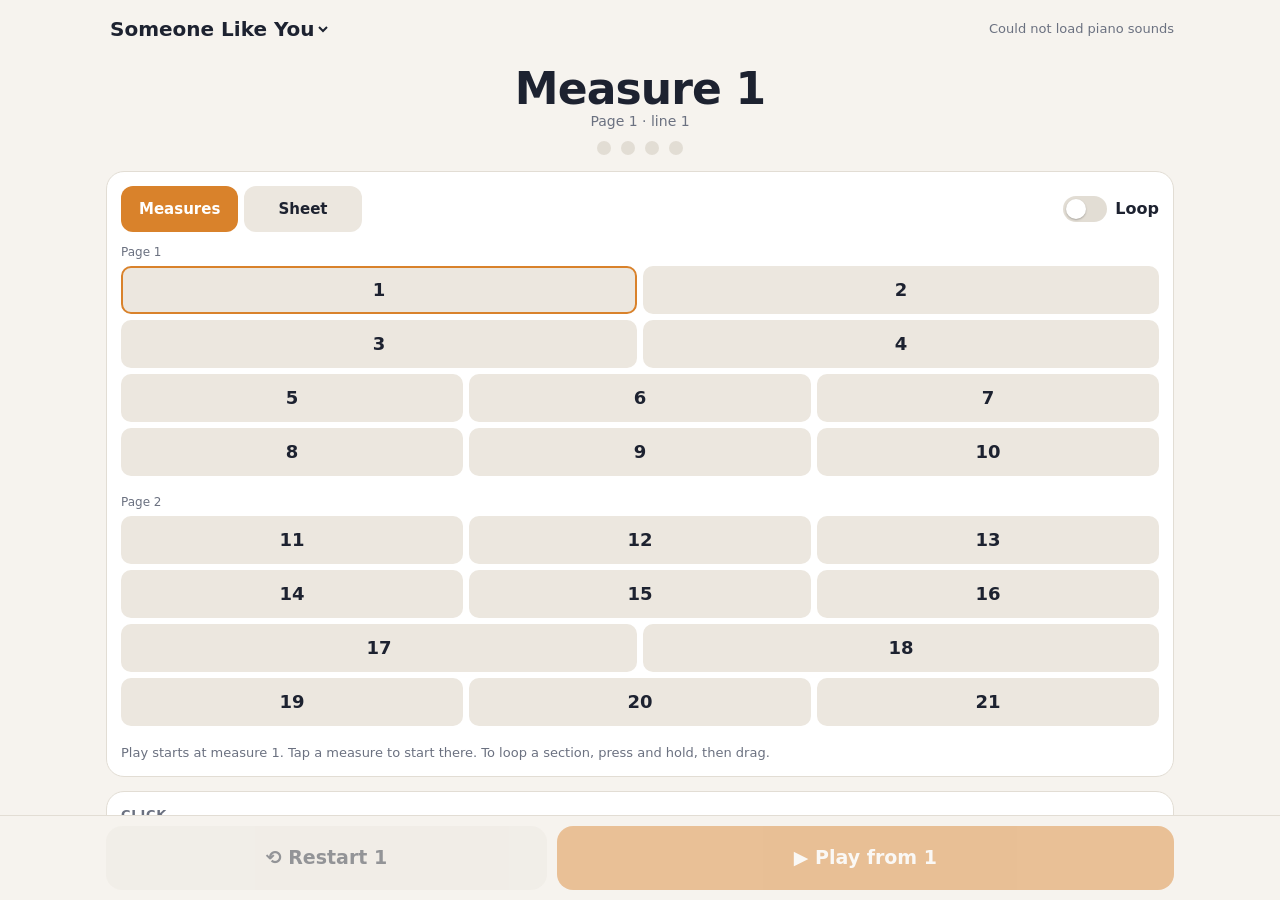
<file: practice/index.html>
<!doctype html>
<html lang="en">
<head>
<meta charset="utf-8">
<meta name="viewport" content="width=device-width, initial-scale=1, viewport-fit=cover">
<meta name="apple-mobile-web-app-capable" content="yes">
<meta name="mobile-web-app-capable" content="yes">
<meta name="apple-mobile-web-app-status-bar-style" content="black-translucent">
<meta name="apple-mobile-web-app-title" content="Play Along">
<meta name="theme-color" content="#1c202c">
<link rel="apple-touch-icon" href="icon-180.png">
<link rel="manifest" href="manifest.json">
<title>Play Along</title>
<link rel="stylesheet" href="style.css?v=20">
</head>
<body>
<div class="scroller">
<main>
  <header>
    <select id="song" aria-label="Song"></select>
    <span id="status">Loading…</span>
  </header>

  <section class="now" aria-live="polite">
    <div id="now-main">Ready</div>
    <div id="now-sub">Tap a measure to choose where to start</div>
    <div id="beats" aria-hidden="true"><i></i><i></i><i></i><i></i></div>
  </section>


  <section class="map">
    <div class="row-head">
      <div class="seg seg-view" id="view" role="group" aria-label="View">
        <button data-view="measures">Measures</button>
        <button data-view="sheet">Sheet</button>
      </div>
      <div class="head-toggles">
        <label class="switch" id="follow-wrap" hidden><input type="checkbox" id="follow"><span>Follow</span></label>
        <label class="switch"><input type="checkbox" id="loop"><span>Loop</span></label>
      </div>
    </div>
    <div id="pages" class="pickable"></div>
    <div id="sheet" class="sheet pickable" hidden></div>
    <p id="map-hint" class="hint"></p>
  </section>

  <section class="card">
    <h2>Click</h2>
    <div class="mix">
      <label class="switch"><input type="checkbox" id="click-on"><span>Click</span></label>
      <input id="click-vol" type="range" aria-label="Click volume">
    </div>
    <div class="seg seg-4" id="click-sound" role="group" aria-label="Click sound">
      <button data-sound="metronome">Metronome</button>
      <button data-sound="woodblock">Woodblock</button>
      <button data-sound="cowbell">Cowbell</button>
      <button data-sound="beep">Beep</button>
    </div>
    <label class="switch"><input type="checkbox" id="click-accent"><span>Accent beat 1</span></label>
    <div class="row-head sub-head">
      <h2>Count-in</h2>
      <span class="hint">beats before the music starts</span>
    </div>
    <div class="seg" id="countin-beats" role="group" aria-label="Count-in length in beats">
      <button data-beats="0">Off</button>
      <button data-beats="1">1</button>
      <button data-beats="2">2</button>
      <button data-beats="3">3</button>
      <button data-beats="4">4</button>
      <button data-beats="8">8</button>
    </div>
    <label class="switch"><input type="checkbox" id="loop-countin" checked><span>Count in again every time the loop repeats</span></label>
  </section>

  <section class="card">
    <div class="row-head">
      <h2>Tempo</h2>
      <button id="tempo-reset" class="link">Original <span id="tempo-orig"></span></button>
    </div>
    <div class="tempo">
      <button class="step" data-step="-5" aria-label="Slower by 5">−5</button>
      <button class="step" data-step="-1" aria-label="Slower by 1">−1</button>
      <input id="tempo" type="number" inputmode="numeric" min="20" max="160" aria-label="Tempo in BPM">
      <button class="step" data-step="1" aria-label="Faster by 1">+1</button>
      <button class="step" data-step="5" aria-label="Faster by 5">+5</button>
    </div>
    <input id="tempo-slider" type="range" min="20" max="120" step="1" aria-label="Tempo slider">
  </section>

  <section class="card" id="band-card" hidden>
    <div class="row-head">
      <h2>Band</h2>
      <span class="hint" id="band-hint"></span>
    </div>
    <div class="seg seg-band" id="band" role="group" aria-label="Band arrangement">
      <button data-band="off">Off</button>
      <button data-band="simple">Simple</button>
      <button data-band="moving">Moving</button>
      <button data-band="full">Full</button>
    </div>
    <div class="mix group-row">
      <span class="mix-label">All instruments</span>
      <input id="band-vol" type="range" aria-label="Volume of the whole band">
    </div>
    <div class="mix" id="band-mix"></div>
  </section>

  <section class="card">
    <h2>Mix</h2>
    <div class="mix group-row">
      <span class="mix-label">Master</span>
      <input id="master-vol" type="range" aria-label="Overall volume">
    </div>
    <div class="mix">
      <label class="switch"><input type="checkbox" id="rh-on" checked><span>Right hand</span></label>
      <input id="rh-vol" type="range" aria-label="Right hand volume">
      <label class="switch"><input type="checkbox" id="lh-on" checked><span>Left hand</span></label>
      <input id="lh-vol" type="range" aria-label="Left hand volume">
    </div>
    <div class="options">
      <label class="switch"><input type="checkbox" id="pedal" checked><span>Pedal</span></label>
    </div>
  </section>
</main>
</div>
<nav class="transport" aria-label="Playback">
  <div class="transport-inner">
    <button id="restart" class="secondary" aria-label="Restart" disabled><span id="restart-label">⟲ Restart</span></button>
    <button id="play" class="primary" aria-label="Play" disabled><span id="play-label">▶ Play</span></button>
  </div>
</nav>
<video id="keepawake" src="keepawake.mp4" playsinline muted loop hidden></video>
<script src="app.js?v=20"></script>
</body>
</html>
</file>
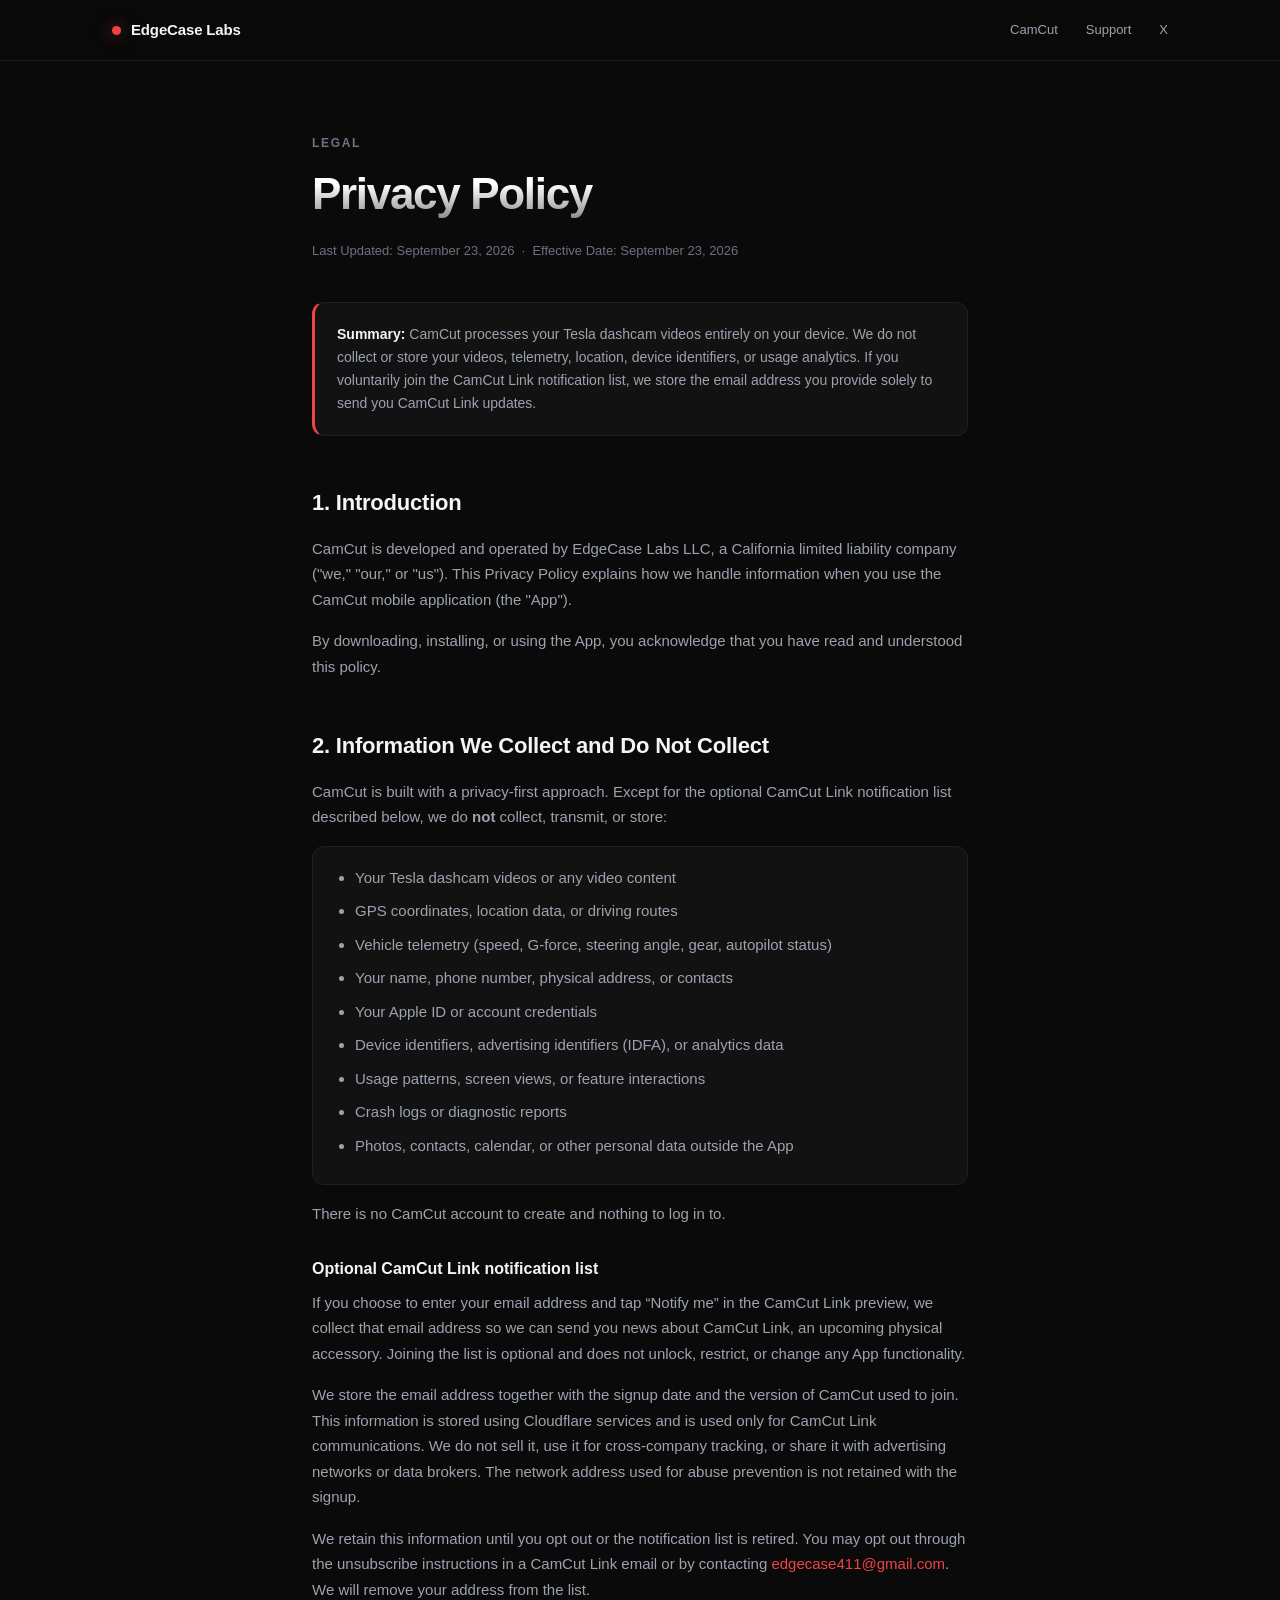
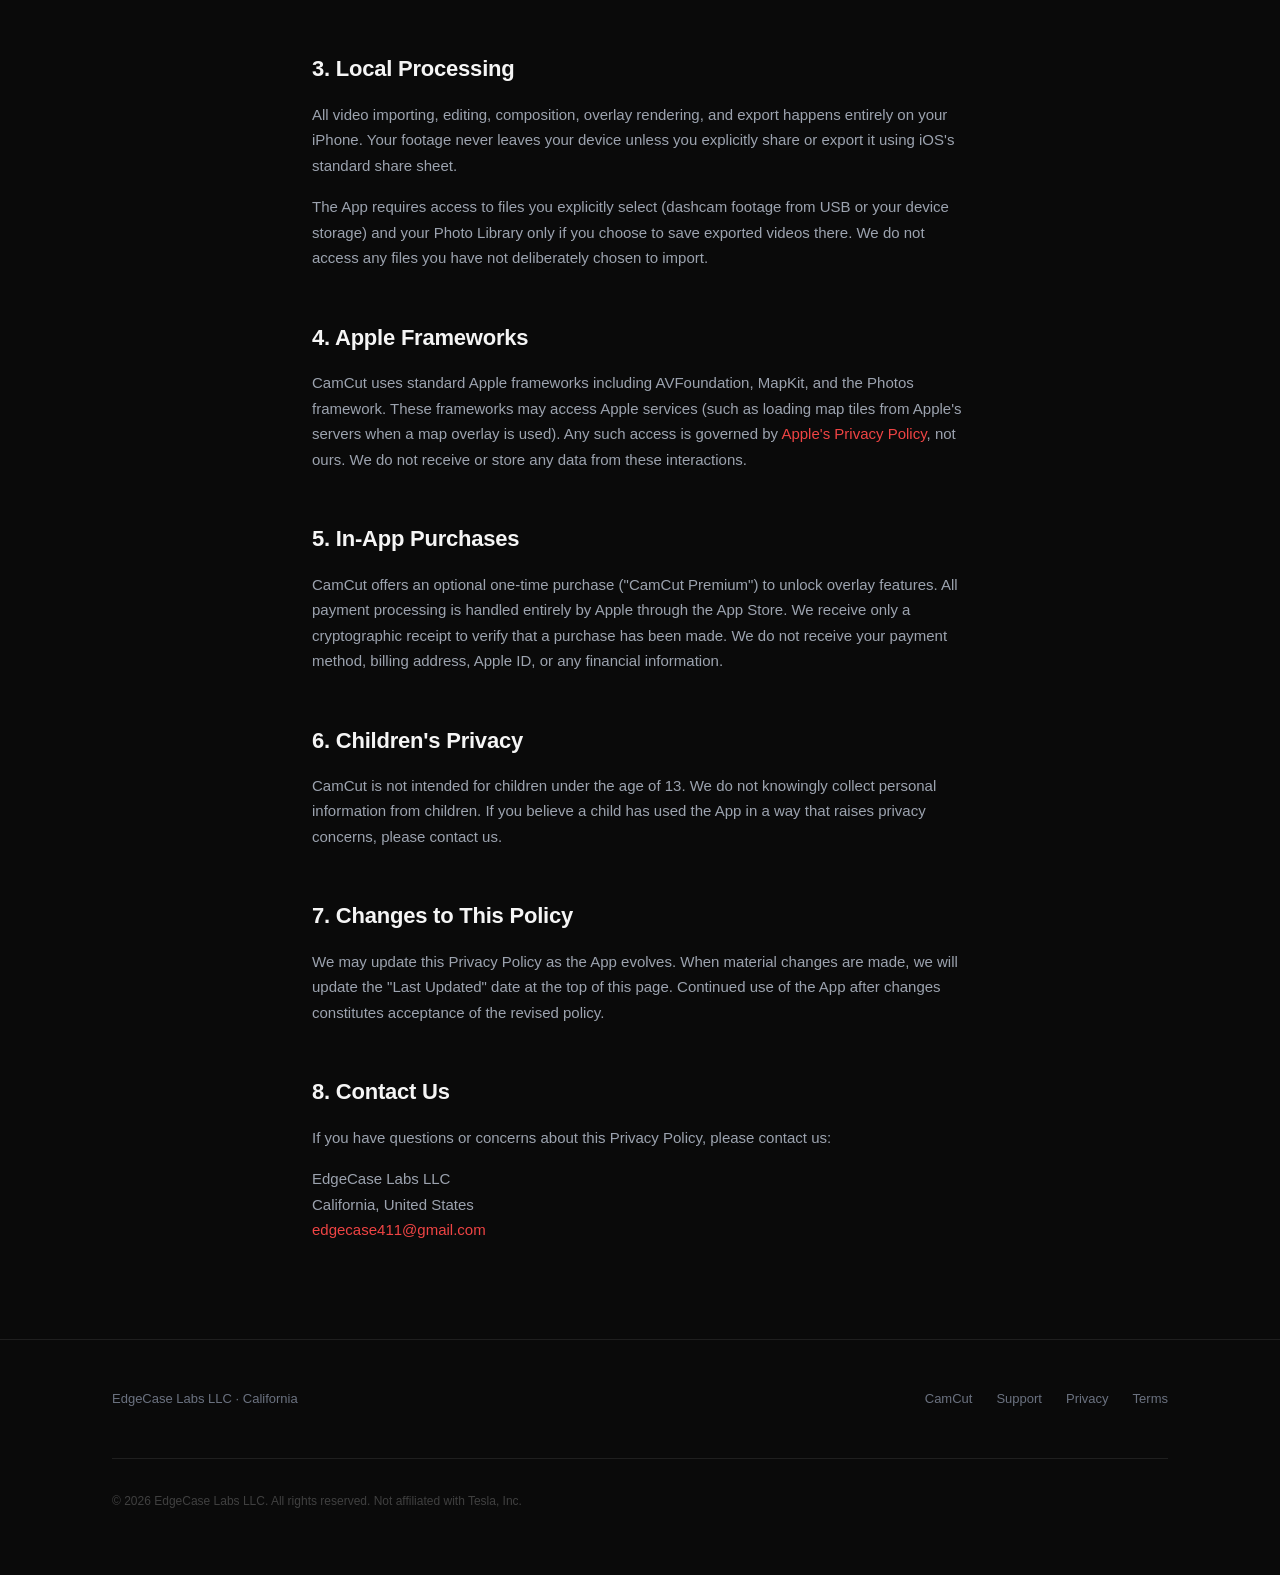
<file: privacy.html>
<!DOCTYPE html>
<html lang="en">
<head>
  <meta charset="UTF-8">
  <meta name="viewport" content="width=device-width, initial-scale=1.0">
  <title>Privacy Policy — CamCut · EdgeCase Labs</title>
  <style>
    *, *::before, *::after { box-sizing: border-box; margin: 0; padding: 0; }
    :root {
      --bg: #0a0a0a;
      --surface: #121212;
      --surface-hover: #171717;
      --border: #1f1f1f;
      --border-strong: #2a2a2a;
      --text: #f5f5f5;
      --text-dim: #9ca3af;
      --text-faint: #6b7280;
      --accent: #ef4444;
    }
    html, body { background: var(--bg); color: var(--text); }
    body {
      font-family: -apple-system, BlinkMacSystemFont, "SF Pro Display", "Inter", "Segoe UI", Helvetica, Arial, sans-serif;
      font-size: 16px;
      line-height: 1.7;
      -webkit-font-smoothing: antialiased;
      text-rendering: optimizeLegibility;
    }
    a { color: var(--accent); text-decoration: none; transition: color 0.15s; }
    a:hover { color: #fff; }

    nav.top {
      position: sticky; top: 0; z-index: 10;
      backdrop-filter: saturate(180%) blur(20px);
      -webkit-backdrop-filter: saturate(180%) blur(20px);
      background: rgba(10, 10, 10, 0.72);
      border-bottom: 1px solid var(--border);
    }
    .nav-inner {
      max-width: 1120px; margin: 0 auto; padding: 0 32px;
      display: flex; align-items: center; justify-content: space-between;
      height: 60px;
    }
    .brand {
      display: flex; align-items: center; gap: 10px;
      font-size: 15px; font-weight: 600; letter-spacing: -0.01em; color: var(--text);
    }
    .brand-dot {
      width: 9px; height: 9px; border-radius: 50%;
      background: var(--accent); box-shadow: 0 0 16px rgba(239, 68, 68, 0.6);
    }
    .nav-links { display: flex; gap: 28px; }
    .nav-links a { font-size: 13px; color: var(--text-dim); font-weight: 500; }
    .nav-links a:hover { color: var(--text); }

    .container { max-width: 720px; margin: 0 auto; padding: 72px 32px 80px; }
    .page-eyebrow {
      font-size: 12px; color: var(--text-faint); letter-spacing: 0.14em;
      text-transform: uppercase; font-weight: 600; margin-bottom: 16px;
    }
    h1 {
      font-size: clamp(32px, 5vw, 44px);
      font-weight: 700; letter-spacing: -0.03em; line-height: 1.15;
      margin-bottom: 20px;
      background: linear-gradient(180deg, #ffffff 30%, #888888 100%);
      -webkit-background-clip: text; -webkit-text-fill-color: transparent;
      background-clip: text;
    }
    .meta { font-size: 13px; color: var(--text-faint); margin-bottom: 40px; }

    .summary-box {
      background: var(--surface); border: 1px solid var(--border);
      border-left: 3px solid var(--accent);
      border-radius: 12px; padding: 20px 22px; margin-bottom: 48px;
      font-size: 14px; color: var(--text-dim); line-height: 1.65;
    }
    .summary-box strong { color: var(--text); }

    h2 {
      font-size: 22px; font-weight: 600; color: var(--text);
      margin: 48px 0 14px; letter-spacing: -0.01em;
    }
    h3 {
      font-size: 16px; font-weight: 600; color: var(--text);
      margin: 28px 0 8px;
    }
    p { color: var(--text-dim); margin-bottom: 16px; font-size: 15px; }
    ul { margin: 0 0 16px 20px; color: var(--text-dim); }
    ul li { margin-bottom: 8px; font-size: 15px; }

    .no-collect {
      background: var(--surface); border: 1px solid var(--border);
      border-radius: 12px; padding: 18px 22px; margin-bottom: 16px;
    }
    .no-collect ul { margin-bottom: 0; }

    footer { border-top: 1px solid var(--border); padding: 48px 0 64px; }
    .footer-inner {
      max-width: 1120px; margin: 0 auto; padding: 0 32px;
      display: flex; justify-content: space-between; align-items: center;
      flex-wrap: wrap; gap: 16px;
    }
    .footer-brand { font-size: 13px; color: var(--text-faint); }
    .footer-links { display: flex; gap: 24px; }
    .footer-links a { font-size: 13px; color: var(--text-faint); }
    .footer-links a:hover { color: var(--text); }
    .footer-note {
      width: 100%; margin-top: 32px; padding-top: 32px;
      border-top: 1px solid var(--border);
      font-size: 12px; color: #404040;
    }
  </style>
</head>
<body>

<nav class="top">
  <div class="nav-inner">
    <a href="/" class="brand">
      <span class="brand-dot"></span>
      <span>EdgeCase Labs</span>
    </a>
    <div class="nav-links">
      <a href="/camcut/">CamCut</a>
      <a href="/support.html">Support</a>
      <a href="https://x.com/edgecase411" target="_blank" rel="noopener">X</a>
    </div>
  </div>
</nav>

<div class="container">

  <div class="page-eyebrow">Legal</div>
  <h1>Privacy Policy</h1>
  <div class="meta">Last Updated: September 23, 2026 &nbsp;·&nbsp; Effective Date: September 23, 2026</div>

  <div class="summary-box">
    <strong>Summary:</strong> CamCut processes your Tesla dashcam videos entirely on your device. We do not collect or store your videos, telemetry, location, device identifiers, or usage analytics. If you voluntarily join the CamCut Link notification list, we store the email address you provide solely to send you CamCut Link updates.
  </div>

  <h2>1. Introduction</h2>
  <p>CamCut is developed and operated by EdgeCase Labs LLC, a California limited liability company ("we," "our," or "us"). This Privacy Policy explains how we handle information when you use the CamCut mobile application (the "App").</p>
  <p>By downloading, installing, or using the App, you acknowledge that you have read and understood this policy.</p>

  <h2>2. Information We Collect and Do Not Collect</h2>
  <p>CamCut is built with a privacy-first approach. Except for the optional CamCut Link notification list described below, we do <strong>not</strong> collect, transmit, or store:</p>
  <div class="no-collect">
    <ul>
      <li>Your Tesla dashcam videos or any video content</li>
      <li>GPS coordinates, location data, or driving routes</li>
      <li>Vehicle telemetry (speed, G-force, steering angle, gear, autopilot status)</li>
      <li>Your name, phone number, physical address, or contacts</li>
      <li>Your Apple ID or account credentials</li>
      <li>Device identifiers, advertising identifiers (IDFA), or analytics data</li>
      <li>Usage patterns, screen views, or feature interactions</li>
      <li>Crash logs or diagnostic reports</li>
      <li>Photos, contacts, calendar, or other personal data outside the App</li>
    </ul>
  </div>
  <p>There is no CamCut account to create and nothing to log in to.</p>

  <h3>Optional CamCut Link notification list</h3>
  <p>If you choose to enter your email address and tap “Notify me” in the CamCut Link preview, we collect that email address so we can send you news about CamCut Link, an upcoming physical accessory. Joining the list is optional and does not unlock, restrict, or change any App functionality.</p>
  <p>We store the email address together with the signup date and the version of CamCut used to join. This information is stored using Cloudflare services and is used only for CamCut Link communications. We do not sell it, use it for cross-company tracking, or share it with advertising networks or data brokers. The network address used for abuse prevention is not retained with the signup.</p>
  <p>We retain this information until you opt out or the notification list is retired. You may opt out through the unsubscribe instructions in a CamCut Link email or by contacting <a href="mailto:edgecase411@gmail.com">edgecase411@gmail.com</a>. We will remove your address from the list.</p>

  <h2>3. Local Processing</h2>
  <p>All video importing, editing, composition, overlay rendering, and export happens entirely on your iPhone. Your footage never leaves your device unless you explicitly share or export it using iOS's standard share sheet.</p>
  <p>The App requires access to files you explicitly select (dashcam footage from USB or your device storage) and your Photo Library only if you choose to save exported videos there. We do not access any files you have not deliberately chosen to import.</p>

  <h2>4. Apple Frameworks</h2>
  <p>CamCut uses standard Apple frameworks including AVFoundation, MapKit, and the Photos framework. These frameworks may access Apple services (such as loading map tiles from Apple's servers when a map overlay is used). Any such access is governed by <a href="https://www.apple.com/legal/privacy/" target="_blank">Apple's Privacy Policy</a>, not ours. We do not receive or store any data from these interactions.</p>

  <h2>5. In-App Purchases</h2>
  <p>CamCut offers an optional one-time purchase ("CamCut Premium") to unlock overlay features. All payment processing is handled entirely by Apple through the App Store. We receive only a cryptographic receipt to verify that a purchase has been made. We do not receive your payment method, billing address, Apple ID, or any financial information.</p>

  <h2>6. Children's Privacy</h2>
  <p>CamCut is not intended for children under the age of 13. We do not knowingly collect personal information from children. If you believe a child has used the App in a way that raises privacy concerns, please contact us.</p>

  <h2>7. Changes to This Policy</h2>
  <p>We may update this Privacy Policy as the App evolves. When material changes are made, we will update the "Last Updated" date at the top of this page. Continued use of the App after changes constitutes acceptance of the revised policy.</p>

  <h2>8. Contact Us</h2>
  <p>If you have questions or concerns about this Privacy Policy, please contact us:</p>
  <p>
    EdgeCase Labs LLC<br>
    California, United States<br>
    <a href="mailto:edgecase411@gmail.com">edgecase411@gmail.com</a>
  </p>

</div>

<footer>
  <div class="footer-inner">
    <div class="footer-brand">EdgeCase Labs LLC · California</div>
    <div class="footer-links">
      <a href="/camcut/">CamCut</a>
      <a href="/support.html">Support</a>
      <a href="/privacy.html">Privacy</a>
      <a href="/terms.html">Terms</a>
    </div>
    <div class="footer-note">&copy; 2026 EdgeCase Labs LLC. All rights reserved. Not affiliated with Tesla, Inc.</div>
  </div>
</footer>

</body>
</html>
</file>
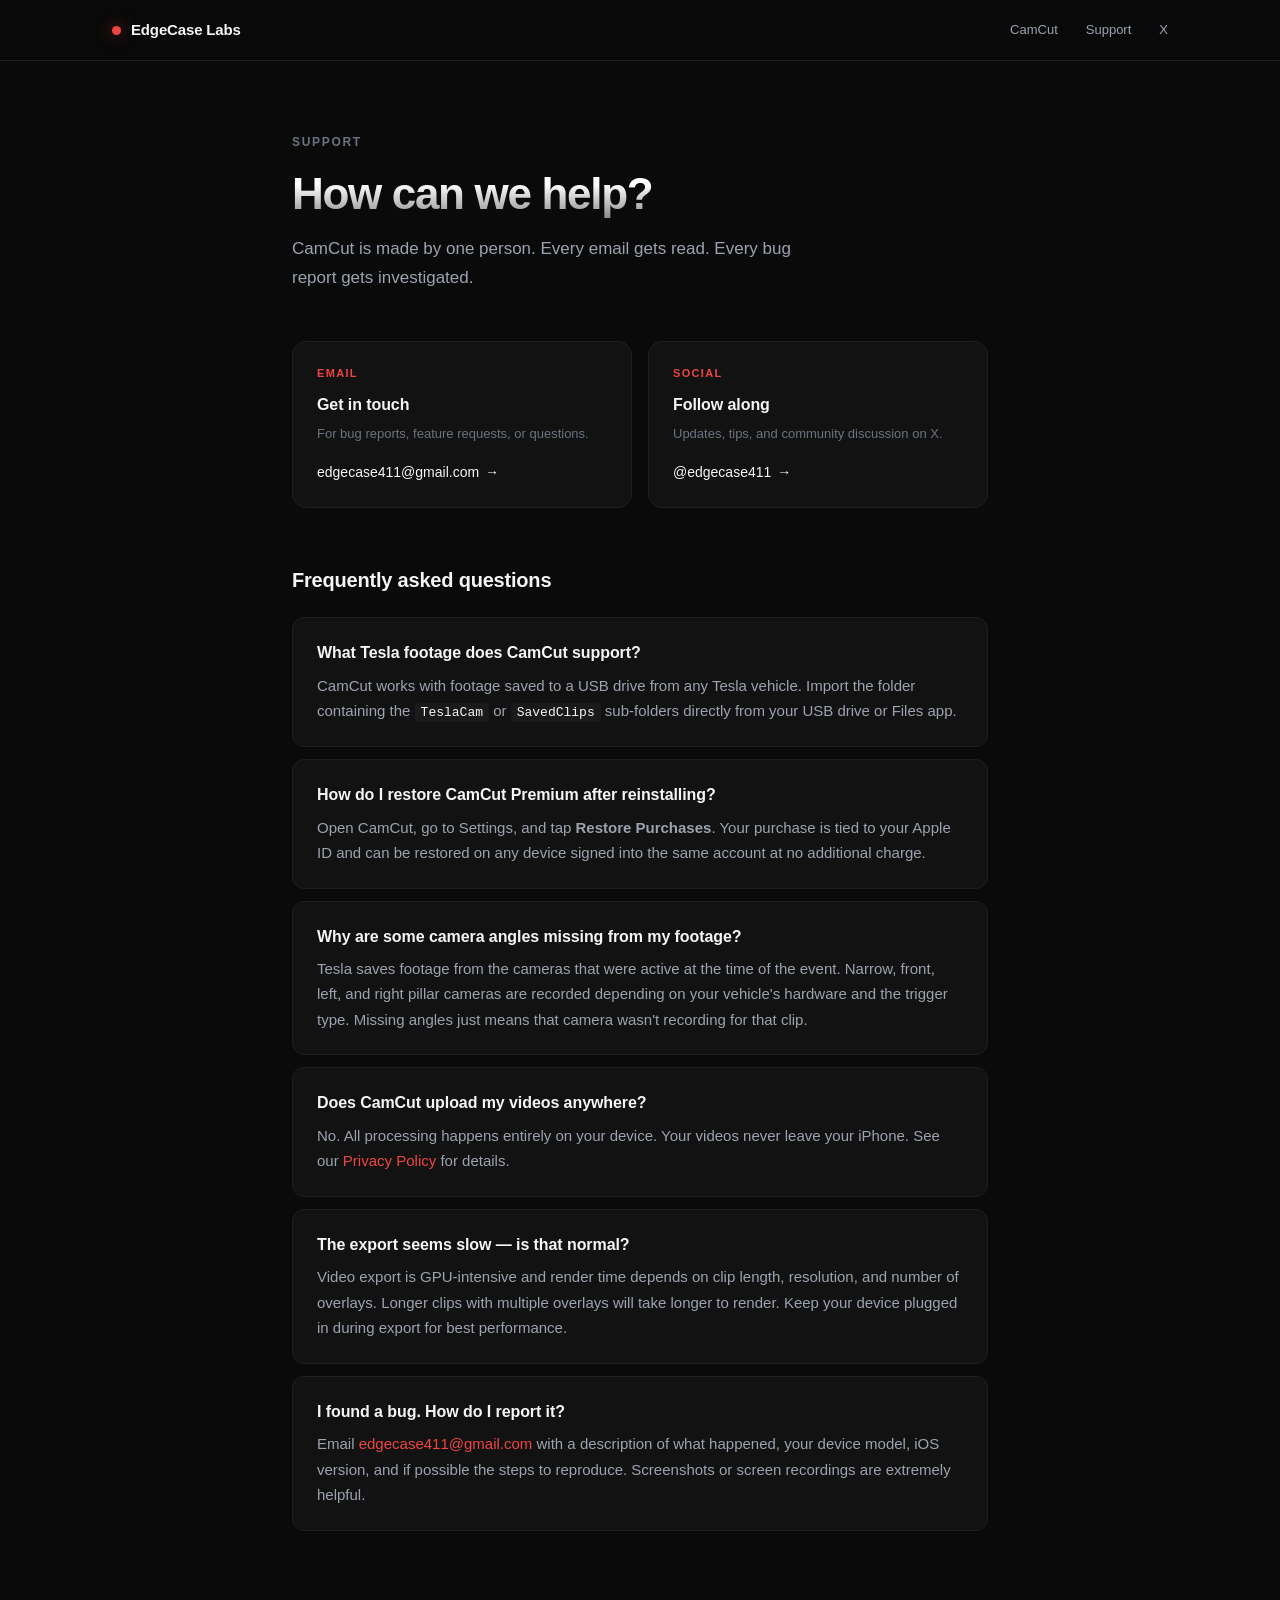
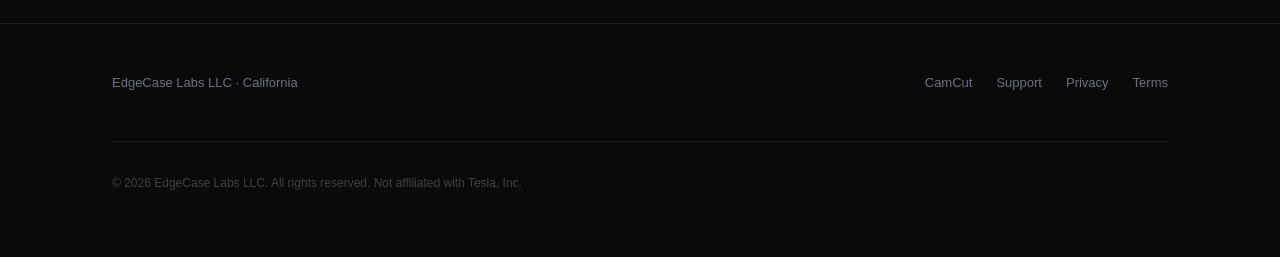
<file: support.html>
<!DOCTYPE html>
<html lang="en">
<head>
  <meta charset="UTF-8">
  <meta name="viewport" content="width=device-width, initial-scale=1.0">
  <title>Support — CamCut · EdgeCase Labs</title>
  <style>
    *, *::before, *::after { box-sizing: border-box; margin: 0; padding: 0; }
    :root {
      --bg: #0a0a0a;
      --surface: #121212;
      --surface-hover: #171717;
      --border: #1f1f1f;
      --border-strong: #2a2a2a;
      --text: #f5f5f5;
      --text-dim: #9ca3af;
      --text-faint: #6b7280;
      --accent: #ef4444;
    }
    html, body { background: var(--bg); color: var(--text); }
    body {
      font-family: -apple-system, BlinkMacSystemFont, "SF Pro Display", "Inter", "Segoe UI", Helvetica, Arial, sans-serif;
      font-size: 16px; line-height: 1.65;
      -webkit-font-smoothing: antialiased;
    }
    a { color: var(--accent); text-decoration: none; transition: color 0.15s; }
    a:hover { color: #fff; }

    nav.top {
      position: sticky; top: 0; z-index: 10;
      backdrop-filter: saturate(180%) blur(20px);
      -webkit-backdrop-filter: saturate(180%) blur(20px);
      background: rgba(10, 10, 10, 0.72);
      border-bottom: 1px solid var(--border);
    }
    .nav-inner {
      max-width: 1120px; margin: 0 auto; padding: 0 32px;
      display: flex; align-items: center; justify-content: space-between;
      height: 60px;
    }
    .brand { display: flex; align-items: center; gap: 10px; font-size: 15px; font-weight: 600; letter-spacing: -0.01em; color: var(--text); }
    .brand-dot { width: 9px; height: 9px; border-radius: 50%; background: var(--accent); box-shadow: 0 0 16px rgba(239, 68, 68, 0.6); }
    .nav-links { display: flex; gap: 28px; }
    .nav-links a { font-size: 13px; color: var(--text-dim); font-weight: 500; }
    .nav-links a:hover { color: var(--text); }

    .container { max-width: 760px; margin: 0 auto; padding: 72px 32px 80px; }
    .page-eyebrow {
      font-size: 12px; color: var(--text-faint); letter-spacing: 0.14em;
      text-transform: uppercase; font-weight: 600; margin-bottom: 16px;
    }
    h1 {
      font-size: clamp(32px, 5vw, 44px);
      font-weight: 700; letter-spacing: -0.03em; line-height: 1.15; margin-bottom: 16px;
      background: linear-gradient(180deg, #ffffff 30%, #888888 100%);
      -webkit-background-clip: text; -webkit-text-fill-color: transparent; background-clip: text;
    }
    .lede { font-size: 17px; color: var(--text-dim); margin-bottom: 48px; max-width: 540px; }

    h2 { font-size: 20px; font-weight: 600; color: var(--text); margin: 56px 0 20px; letter-spacing: -0.01em; }
    h3 { font-size: 16px; font-weight: 600; color: var(--text); margin: 0 0 6px; letter-spacing: -0.005em; }
    p { color: var(--text-dim); font-size: 15px; line-height: 1.7; margin-bottom: 12px; }
    p:last-child { margin-bottom: 0; }
    code { background: #1a1a1a; color: var(--text); padding: 2px 6px; border-radius: 4px; font-size: 13px; font-family: ui-monospace, SFMono-Regular, Menlo, monospace; }

    .contact-grid {
      display: grid;
      grid-template-columns: 1fr 1fr;
      gap: 16px;
      margin-bottom: 48px;
    }
    @media (max-width: 540px) { .contact-grid { grid-template-columns: 1fr; } }
    .contact-card {
      background: var(--surface); border: 1px solid var(--border);
      border-radius: 14px; padding: 22px 24px;
      transition: background 0.2s, border-color 0.2s;
    }
    .contact-card:hover {
      background: var(--surface-hover);
      border-color: var(--border-strong);
    }
    .contact-card .label {
      font-size: 11px; color: var(--accent); font-weight: 600;
      letter-spacing: 0.12em; text-transform: uppercase; margin-bottom: 10px;
    }
    .contact-card h3 { margin-bottom: 4px; }
    .contact-card p { font-size: 13px; color: var(--text-faint); margin-bottom: 14px; }
    .contact-card a {
      display: inline-flex; align-items: center; gap: 6px;
      color: var(--text); font-size: 14px; font-weight: 500;
    }
    .contact-card a .arrow { transition: transform 0.2s; }
    .contact-card:hover a .arrow { transform: translateX(3px); }

    .faq-list { }
    .faq-item {
      background: var(--surface); border: 1px solid var(--border);
      border-radius: 12px; padding: 22px 24px; margin-bottom: 12px;
      transition: background 0.2s, border-color 0.2s;
    }
    .faq-item:hover { background: var(--surface-hover); border-color: var(--border-strong); }

    footer { border-top: 1px solid var(--border); padding: 48px 0 64px; }
    .footer-inner { max-width: 1120px; margin: 0 auto; padding: 0 32px; display: flex; justify-content: space-between; align-items: center; flex-wrap: wrap; gap: 16px; }
    .footer-brand { font-size: 13px; color: var(--text-faint); }
    .footer-links { display: flex; gap: 24px; }
    .footer-links a { font-size: 13px; color: var(--text-faint); }
    .footer-links a:hover { color: var(--text); }
    .footer-note { width: 100%; margin-top: 32px; padding-top: 32px; border-top: 1px solid var(--border); font-size: 12px; color: #404040; }
  </style>
</head>
<body>

<nav class="top">
  <div class="nav-inner">
    <a href="/" class="brand">
      <span class="brand-dot"></span>
      <span>EdgeCase Labs</span>
    </a>
    <div class="nav-links">
      <a href="/camcut/">CamCut</a>
      <a href="/support.html">Support</a>
      <a href="https://x.com/edgecase411" target="_blank" rel="noopener">X</a>
    </div>
  </div>
</nav>

<div class="container">

  <div class="page-eyebrow">Support</div>
  <h1>How can we help?</h1>
  <p class="lede">CamCut is made by one person. Every email gets read. Every bug report gets investigated.</p>

  <div class="contact-grid">
    <div class="contact-card">
      <div class="label">Email</div>
      <h3>Get in touch</h3>
      <p>For bug reports, feature requests, or questions.</p>
      <a href="mailto:edgecase411@gmail.com">edgecase411@gmail.com <span class="arrow">→</span></a>
    </div>
    <div class="contact-card">
      <div class="label">Social</div>
      <h3>Follow along</h3>
      <p>Updates, tips, and community discussion on X.</p>
      <a href="https://x.com/edgecase411" target="_blank" rel="noopener">@edgecase411 <span class="arrow">→</span></a>
    </div>
  </div>

  <h2>Frequently asked questions</h2>

  <div class="faq-list">

    <div class="faq-item">
      <h3>What Tesla footage does CamCut support?</h3>
      <p>CamCut works with footage saved to a USB drive from any Tesla vehicle. Import the folder containing the <code>TeslaCam</code> or <code>SavedClips</code> sub-folders directly from your USB drive or Files app.</p>
    </div>

    <div class="faq-item">
      <h3>How do I restore CamCut Premium after reinstalling?</h3>
      <p>Open CamCut, go to Settings, and tap <strong>Restore Purchases</strong>. Your purchase is tied to your Apple ID and can be restored on any device signed into the same account at no additional charge.</p>
    </div>

    <div class="faq-item">
      <h3>Why are some camera angles missing from my footage?</h3>
      <p>Tesla saves footage from the cameras that were active at the time of the event. Narrow, front, left, and right pillar cameras are recorded depending on your vehicle's hardware and the trigger type. Missing angles just means that camera wasn't recording for that clip.</p>
    </div>

    <div class="faq-item">
      <h3>Does CamCut upload my videos anywhere?</h3>
      <p>No. All processing happens entirely on your device. Your videos never leave your iPhone. See our <a href="/privacy.html">Privacy Policy</a> for details.</p>
    </div>

    <div class="faq-item">
      <h3>The export seems slow — is that normal?</h3>
      <p>Video export is GPU-intensive and render time depends on clip length, resolution, and number of overlays. Longer clips with multiple overlays will take longer to render. Keep your device plugged in during export for best performance.</p>
    </div>

    <div class="faq-item">
      <h3>I found a bug. How do I report it?</h3>
      <p>Email <a href="mailto:edgecase411@gmail.com">edgecase411@gmail.com</a> with a description of what happened, your device model, iOS version, and if possible the steps to reproduce. Screenshots or screen recordings are extremely helpful.</p>
    </div>

  </div>

</div>

<footer>
  <div class="footer-inner">
    <div class="footer-brand">EdgeCase Labs LLC · California</div>
    <div class="footer-links">
      <a href="/camcut/">CamCut</a>
      <a href="/support.html">Support</a>
      <a href="/privacy.html">Privacy</a>
      <a href="/terms.html">Terms</a>
    </div>
    <div class="footer-note">&copy; 2026 EdgeCase Labs LLC. All rights reserved. Not affiliated with Tesla, Inc.</div>
  </div>
</footer>

</body>
</html>
</file>
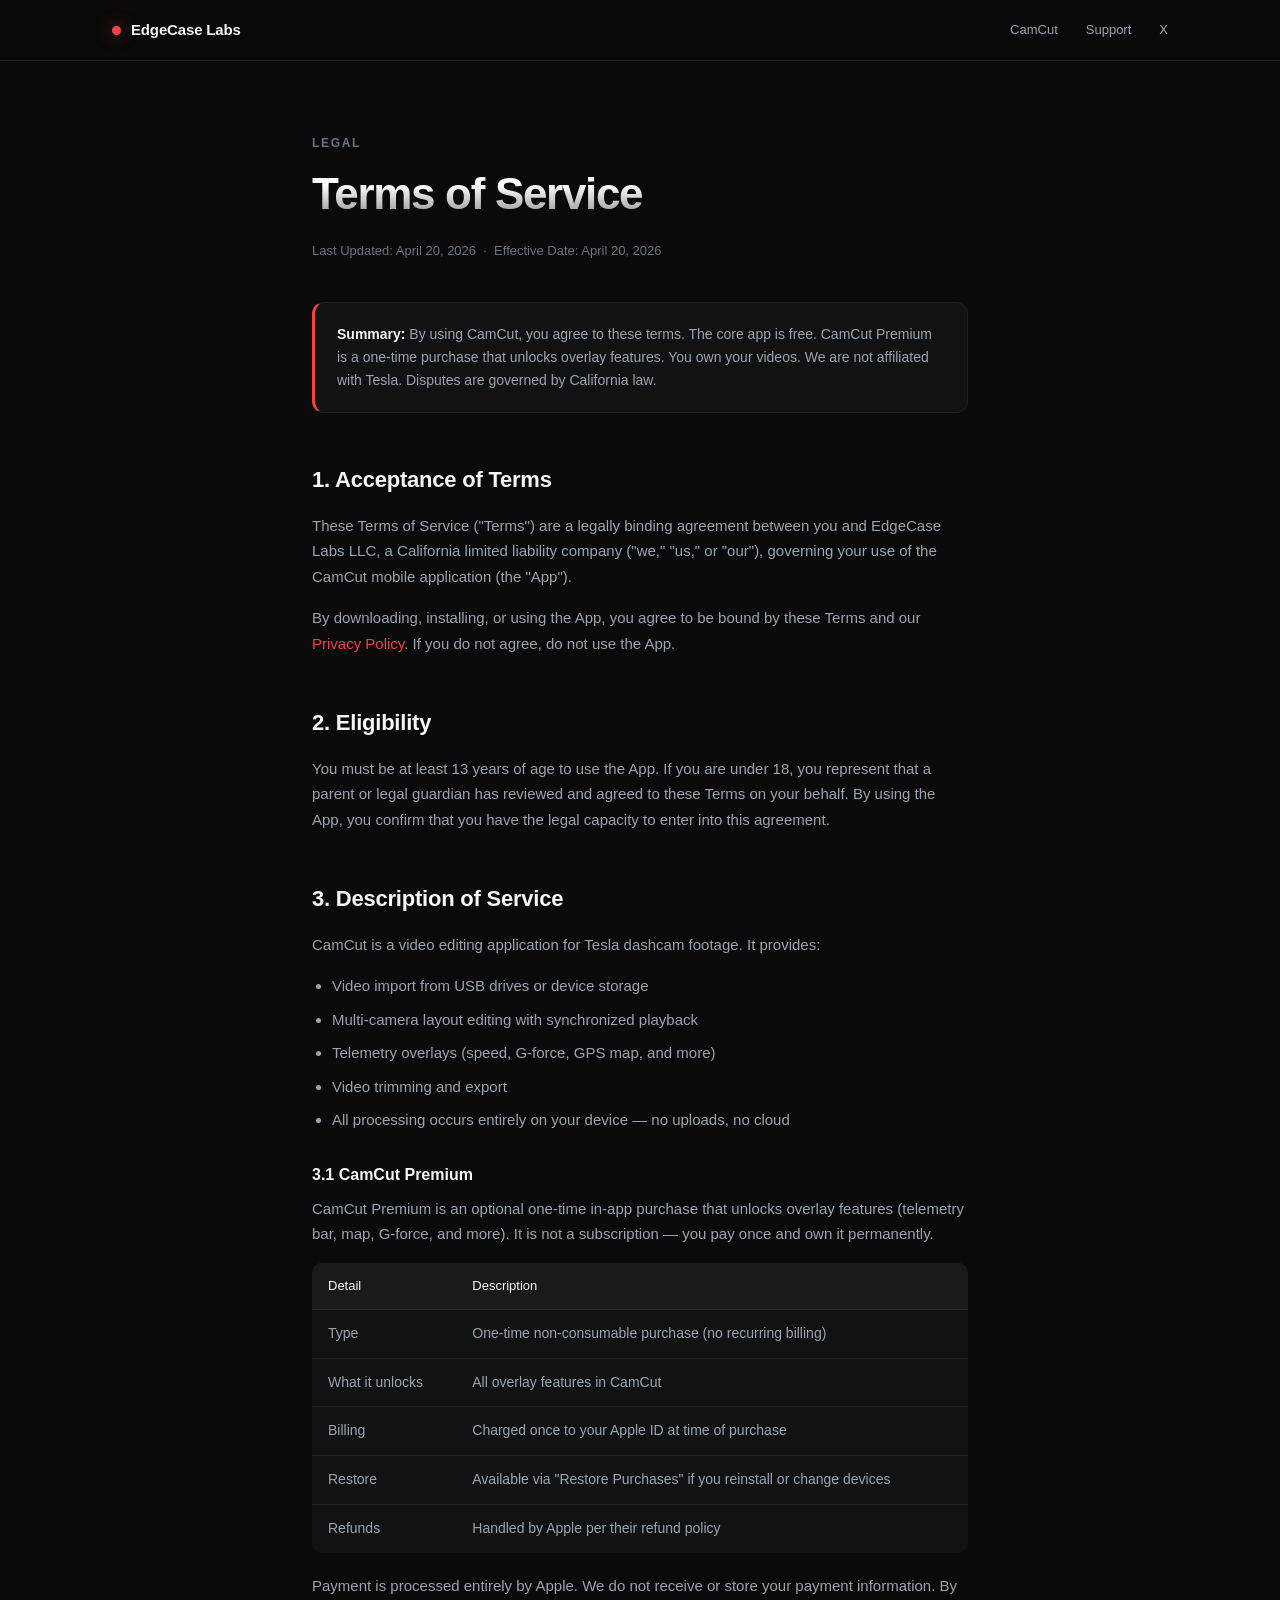
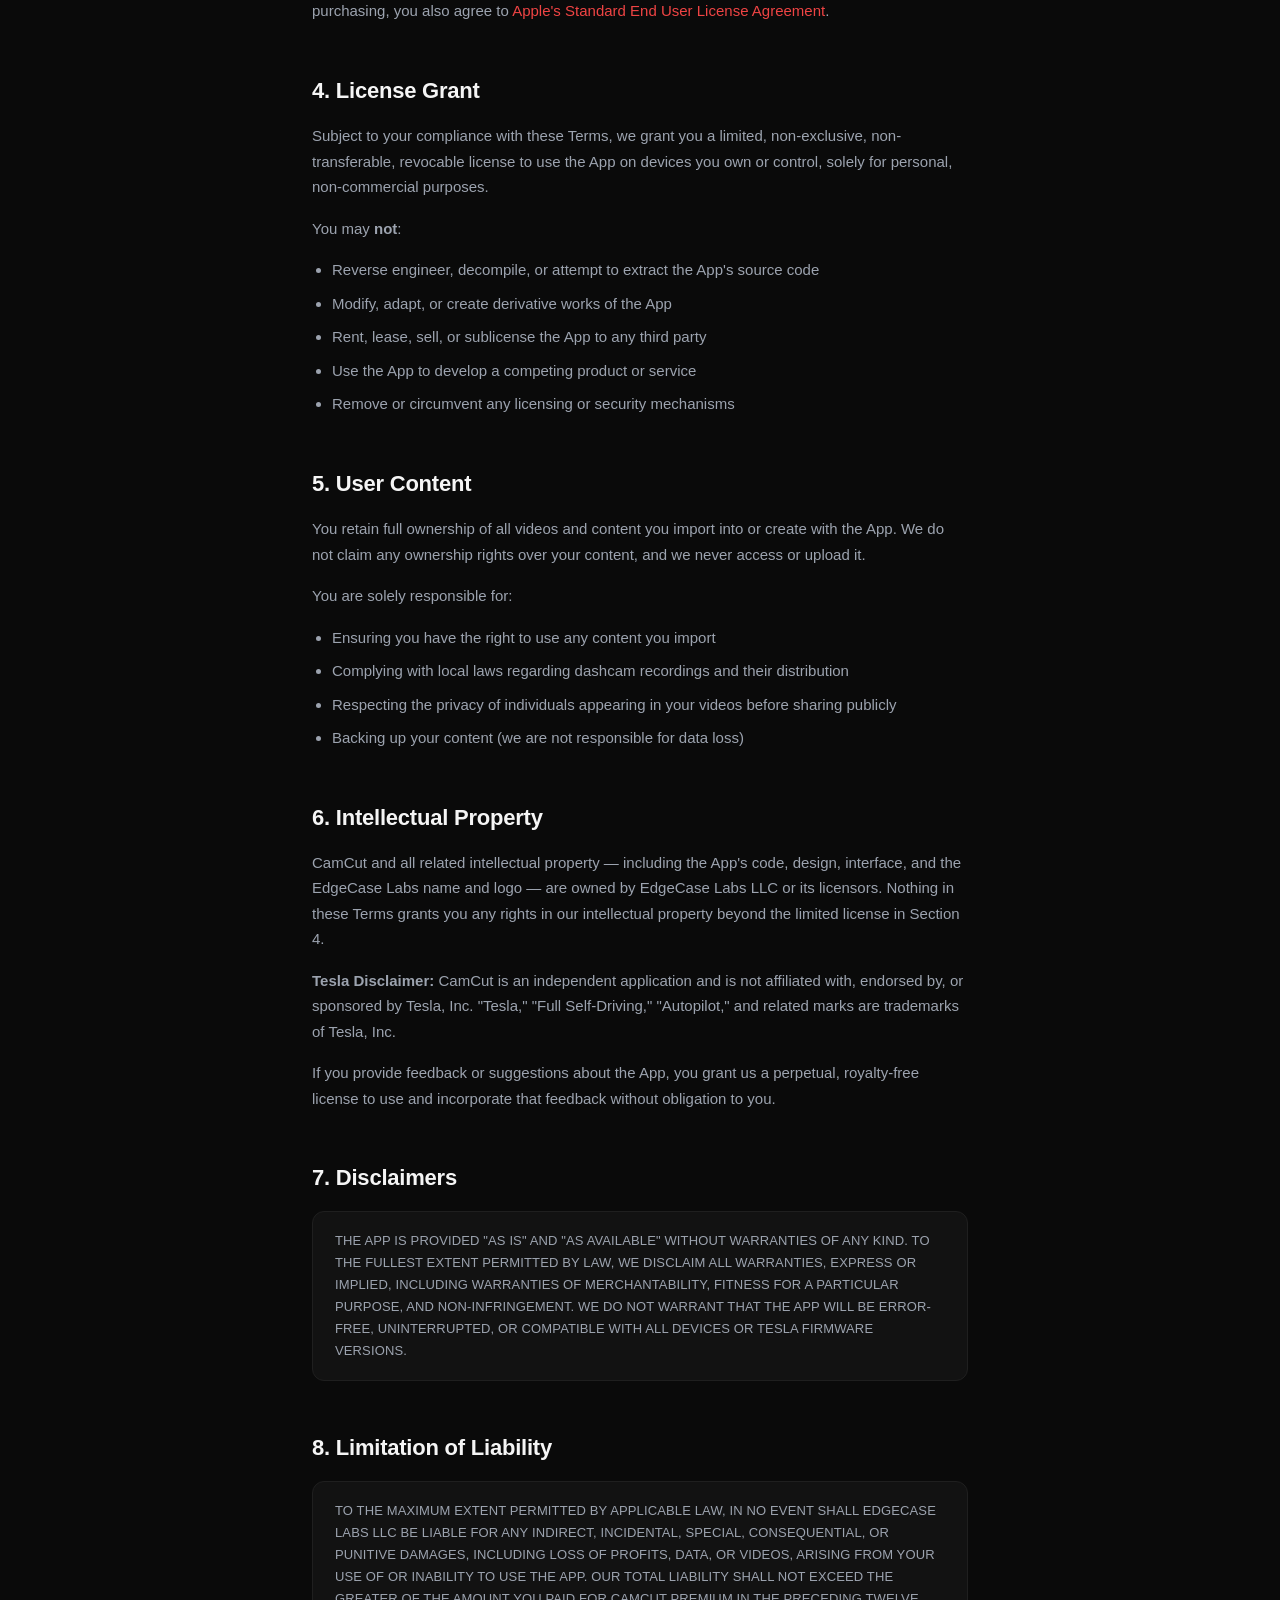
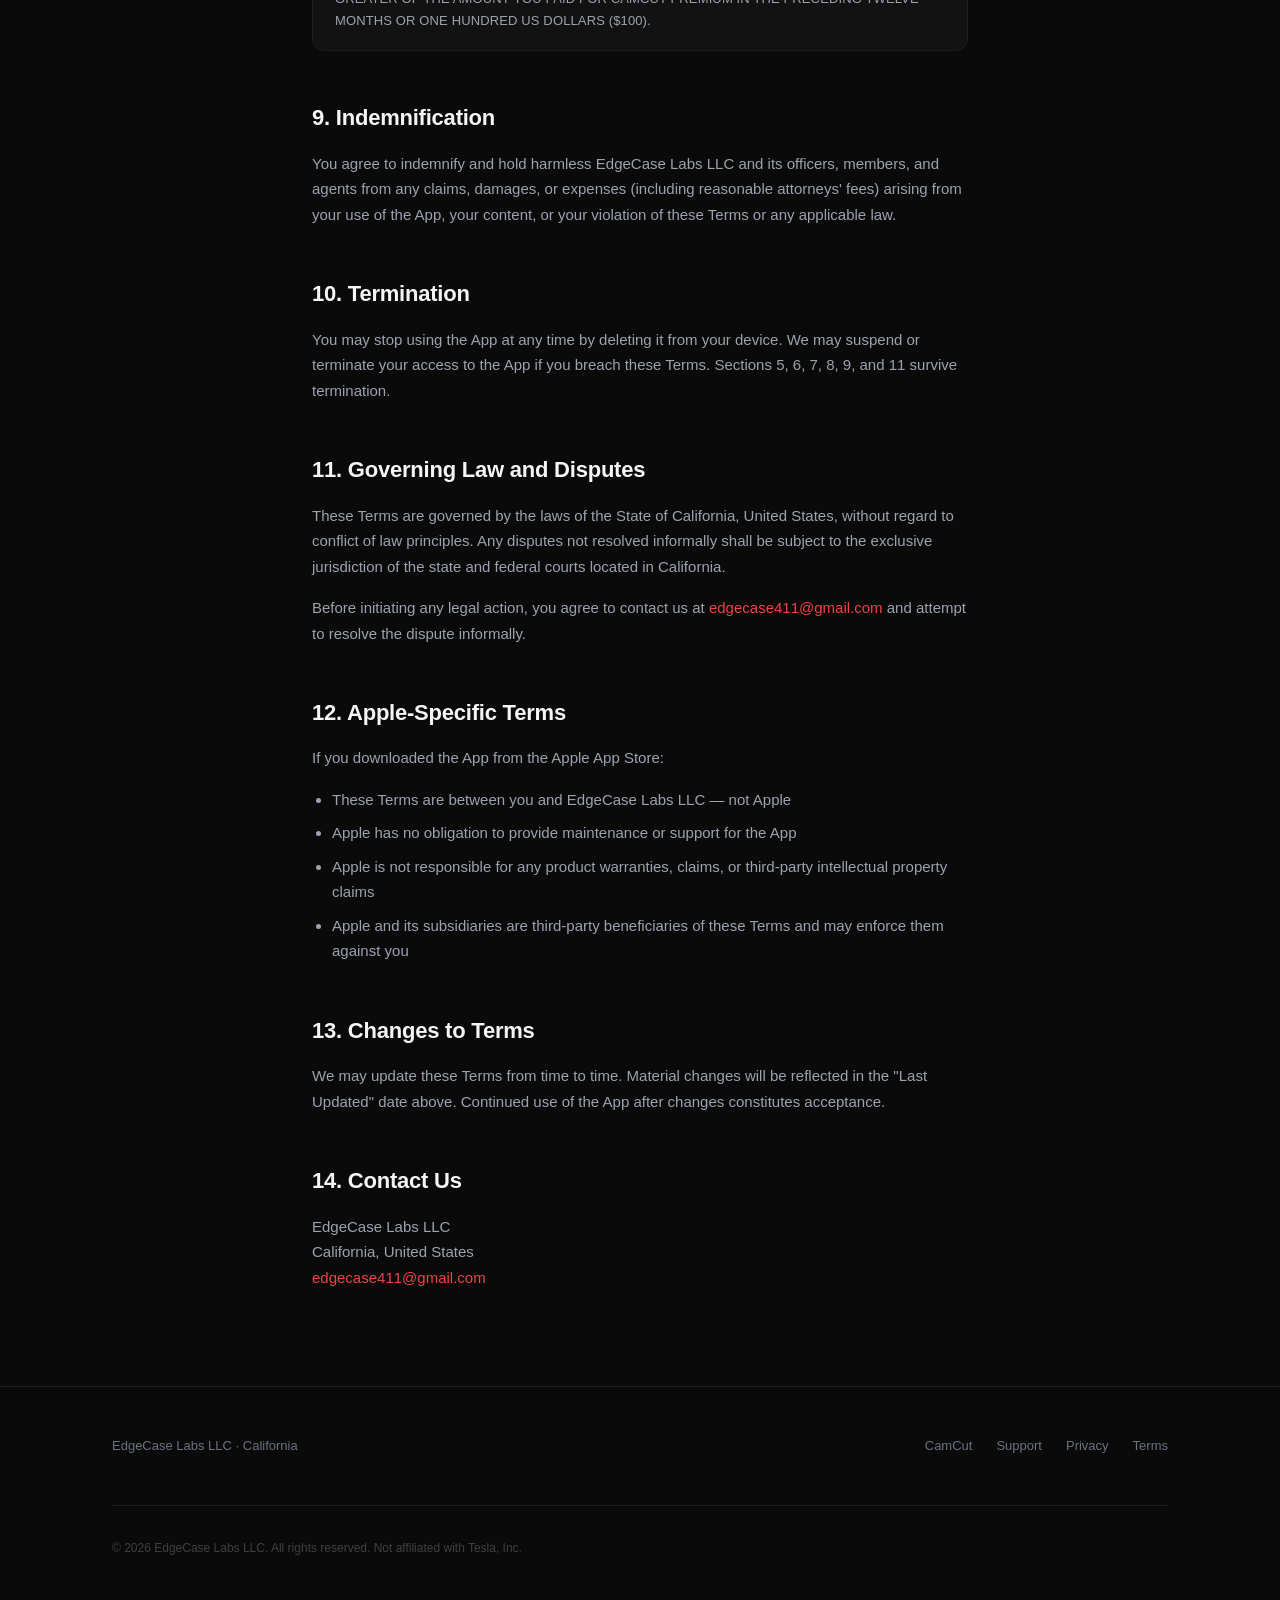
<file: terms.html>
<!DOCTYPE html>
<html lang="en">
<head>
  <meta charset="UTF-8">
  <meta name="viewport" content="width=device-width, initial-scale=1.0">
  <title>Terms of Service — CamCut · EdgeCase Labs</title>
  <style>
    *, *::before, *::after { box-sizing: border-box; margin: 0; padding: 0; }
    :root {
      --bg: #0a0a0a;
      --surface: #121212;
      --border: #1f1f1f;
      --border-strong: #2a2a2a;
      --text: #f5f5f5;
      --text-dim: #9ca3af;
      --text-faint: #6b7280;
      --accent: #ef4444;
    }
    html, body { background: var(--bg); color: var(--text); }
    body {
      font-family: -apple-system, BlinkMacSystemFont, "SF Pro Display", "Inter", "Segoe UI", Helvetica, Arial, sans-serif;
      font-size: 16px; line-height: 1.7;
      -webkit-font-smoothing: antialiased;
    }
    a { color: var(--accent); text-decoration: none; transition: color 0.15s; }
    a:hover { color: #fff; }

    nav.top {
      position: sticky; top: 0; z-index: 10;
      backdrop-filter: saturate(180%) blur(20px);
      -webkit-backdrop-filter: saturate(180%) blur(20px);
      background: rgba(10, 10, 10, 0.72);
      border-bottom: 1px solid var(--border);
    }
    .nav-inner {
      max-width: 1120px; margin: 0 auto; padding: 0 32px;
      display: flex; align-items: center; justify-content: space-between;
      height: 60px;
    }
    .brand { display: flex; align-items: center; gap: 10px; font-size: 15px; font-weight: 600; letter-spacing: -0.01em; color: var(--text); }
    .brand-dot { width: 9px; height: 9px; border-radius: 50%; background: var(--accent); box-shadow: 0 0 16px rgba(239, 68, 68, 0.6); }
    .nav-links { display: flex; gap: 28px; }
    .nav-links a { font-size: 13px; color: var(--text-dim); font-weight: 500; }
    .nav-links a:hover { color: var(--text); }

    .container { max-width: 720px; margin: 0 auto; padding: 72px 32px 80px; }
    .page-eyebrow {
      font-size: 12px; color: var(--text-faint); letter-spacing: 0.14em;
      text-transform: uppercase; font-weight: 600; margin-bottom: 16px;
    }
    h1 {
      font-size: clamp(32px, 5vw, 44px);
      font-weight: 700; letter-spacing: -0.03em; line-height: 1.15; margin-bottom: 20px;
      background: linear-gradient(180deg, #ffffff 30%, #888888 100%);
      -webkit-background-clip: text; -webkit-text-fill-color: transparent; background-clip: text;
    }
    .meta { font-size: 13px; color: var(--text-faint); margin-bottom: 40px; }
    .summary-box {
      background: var(--surface); border: 1px solid var(--border);
      border-left: 3px solid var(--accent);
      border-radius: 12px; padding: 20px 22px; margin-bottom: 48px;
      font-size: 14px; color: var(--text-dim); line-height: 1.65;
    }
    .summary-box strong { color: var(--text); }

    h2 { font-size: 22px; font-weight: 600; color: var(--text); margin: 48px 0 14px; letter-spacing: -0.01em; }
    h3 { font-size: 16px; font-weight: 600; color: var(--text); margin: 28px 0 8px; }
    p { color: var(--text-dim); margin-bottom: 16px; font-size: 15px; }
    ul { margin: 0 0 16px 20px; color: var(--text-dim); }
    ul li { margin-bottom: 8px; font-size: 15px; }

    table { width: 100%; border-collapse: collapse; margin-bottom: 20px; font-size: 14px; background: var(--surface); border-radius: 10px; overflow: hidden; }
    th { background: #1a1a1a; color: var(--text); text-align: left; padding: 12px 16px; border-bottom: 1px solid var(--border-strong); font-weight: 500; font-size: 13px; }
    td { padding: 12px 16px; border-bottom: 1px solid var(--border); color: var(--text-dim); vertical-align: top; }
    tr:last-child td { border-bottom: none; }

    .caps {
      font-size: 13px; color: var(--text-dim);
      background: var(--surface); border: 1px solid var(--border);
      border-radius: 12px; padding: 18px 22px; margin-bottom: 16px;
      line-height: 1.7; letter-spacing: 0.01em;
    }

    footer { border-top: 1px solid var(--border); padding: 48px 0 64px; }
    .footer-inner { max-width: 1120px; margin: 0 auto; padding: 0 32px; display: flex; justify-content: space-between; align-items: center; flex-wrap: wrap; gap: 16px; }
    .footer-brand { font-size: 13px; color: var(--text-faint); }
    .footer-links { display: flex; gap: 24px; }
    .footer-links a { font-size: 13px; color: var(--text-faint); }
    .footer-links a:hover { color: var(--text); }
    .footer-note { width: 100%; margin-top: 32px; padding-top: 32px; border-top: 1px solid var(--border); font-size: 12px; color: #404040; }
  </style>
</head>
<body>

<nav class="top">
  <div class="nav-inner">
    <a href="/" class="brand">
      <span class="brand-dot"></span>
      <span>EdgeCase Labs</span>
    </a>
    <div class="nav-links">
      <a href="/camcut/">CamCut</a>
      <a href="/support.html">Support</a>
      <a href="https://x.com/edgecase411" target="_blank" rel="noopener">X</a>
    </div>
  </div>
</nav>

<div class="container">

  <div class="page-eyebrow">Legal</div>
  <h1>Terms of Service</h1>
  <div class="meta">Last Updated: April 20, 2026 &nbsp;·&nbsp; Effective Date: April 20, 2026</div>

  <div class="summary-box">
    <strong>Summary:</strong> By using CamCut, you agree to these terms. The core app is free. CamCut Premium is a one-time purchase that unlocks overlay features. You own your videos. We are not affiliated with Tesla. Disputes are governed by California law.
  </div>

  <h2>1. Acceptance of Terms</h2>
  <p>These Terms of Service ("Terms") are a legally binding agreement between you and EdgeCase Labs LLC, a California limited liability company ("we," "us," or "our"), governing your use of the CamCut mobile application (the "App").</p>
  <p>By downloading, installing, or using the App, you agree to be bound by these Terms and our <a href="/privacy.html">Privacy Policy</a>. If you do not agree, do not use the App.</p>

  <h2>2. Eligibility</h2>
  <p>You must be at least 13 years of age to use the App. If you are under 18, you represent that a parent or legal guardian has reviewed and agreed to these Terms on your behalf. By using the App, you confirm that you have the legal capacity to enter into this agreement.</p>

  <h2>3. Description of Service</h2>
  <p>CamCut is a video editing application for Tesla dashcam footage. It provides:</p>
  <ul>
    <li>Video import from USB drives or device storage</li>
    <li>Multi-camera layout editing with synchronized playback</li>
    <li>Telemetry overlays (speed, G-force, GPS map, and more)</li>
    <li>Video trimming and export</li>
    <li>All processing occurs entirely on your device — no uploads, no cloud</li>
  </ul>

  <h3>3.1 CamCut Premium</h3>
  <p>CamCut Premium is an optional one-time in-app purchase that unlocks overlay features (telemetry bar, map, G-force, and more). It is not a subscription — you pay once and own it permanently.</p>
  <table>
    <tr><th>Detail</th><th>Description</th></tr>
    <tr><td>Type</td><td>One-time non-consumable purchase (no recurring billing)</td></tr>
    <tr><td>What it unlocks</td><td>All overlay features in CamCut</td></tr>
    <tr><td>Billing</td><td>Charged once to your Apple ID at time of purchase</td></tr>
    <tr><td>Restore</td><td>Available via "Restore Purchases" if you reinstall or change devices</td></tr>
    <tr><td>Refunds</td><td>Handled by Apple per their refund policy</td></tr>
  </table>
  <p>Payment is processed entirely by Apple. We do not receive or store your payment information. By purchasing, you also agree to <a href="https://www.apple.com/legal/internet-services/itunes/dev/stdeula/" target="_blank">Apple's Standard End User License Agreement</a>.</p>

  <h2>4. License Grant</h2>
  <p>Subject to your compliance with these Terms, we grant you a limited, non-exclusive, non-transferable, revocable license to use the App on devices you own or control, solely for personal, non-commercial purposes.</p>
  <p>You may <strong>not</strong>:</p>
  <ul>
    <li>Reverse engineer, decompile, or attempt to extract the App's source code</li>
    <li>Modify, adapt, or create derivative works of the App</li>
    <li>Rent, lease, sell, or sublicense the App to any third party</li>
    <li>Use the App to develop a competing product or service</li>
    <li>Remove or circumvent any licensing or security mechanisms</li>
  </ul>

  <h2>5. User Content</h2>
  <p>You retain full ownership of all videos and content you import into or create with the App. We do not claim any ownership rights over your content, and we never access or upload it.</p>
  <p>You are solely responsible for:</p>
  <ul>
    <li>Ensuring you have the right to use any content you import</li>
    <li>Complying with local laws regarding dashcam recordings and their distribution</li>
    <li>Respecting the privacy of individuals appearing in your videos before sharing publicly</li>
    <li>Backing up your content (we are not responsible for data loss)</li>
  </ul>

  <h2>6. Intellectual Property</h2>
  <p>CamCut and all related intellectual property — including the App's code, design, interface, and the EdgeCase Labs name and logo — are owned by EdgeCase Labs LLC or its licensors. Nothing in these Terms grants you any rights in our intellectual property beyond the limited license in Section 4.</p>
  <p><strong>Tesla Disclaimer:</strong> CamCut is an independent application and is not affiliated with, endorsed by, or sponsored by Tesla, Inc. "Tesla," "Full Self-Driving," "Autopilot," and related marks are trademarks of Tesla, Inc.</p>
  <p>If you provide feedback or suggestions about the App, you grant us a perpetual, royalty-free license to use and incorporate that feedback without obligation to you.</p>

  <h2>7. Disclaimers</h2>
  <div class="caps">
    THE APP IS PROVIDED "AS IS" AND "AS AVAILABLE" WITHOUT WARRANTIES OF ANY KIND. TO THE FULLEST EXTENT PERMITTED BY LAW, WE DISCLAIM ALL WARRANTIES, EXPRESS OR IMPLIED, INCLUDING WARRANTIES OF MERCHANTABILITY, FITNESS FOR A PARTICULAR PURPOSE, AND NON-INFRINGEMENT. WE DO NOT WARRANT THAT THE APP WILL BE ERROR-FREE, UNINTERRUPTED, OR COMPATIBLE WITH ALL DEVICES OR TESLA FIRMWARE VERSIONS.
  </div>

  <h2>8. Limitation of Liability</h2>
  <div class="caps">
    TO THE MAXIMUM EXTENT PERMITTED BY APPLICABLE LAW, IN NO EVENT SHALL EDGECASE LABS LLC BE LIABLE FOR ANY INDIRECT, INCIDENTAL, SPECIAL, CONSEQUENTIAL, OR PUNITIVE DAMAGES, INCLUDING LOSS OF PROFITS, DATA, OR VIDEOS, ARISING FROM YOUR USE OF OR INABILITY TO USE THE APP. OUR TOTAL LIABILITY SHALL NOT EXCEED THE GREATER OF THE AMOUNT YOU PAID FOR CAMCUT PREMIUM IN THE PRECEDING TWELVE MONTHS OR ONE HUNDRED US DOLLARS ($100).
  </div>

  <h2>9. Indemnification</h2>
  <p>You agree to indemnify and hold harmless EdgeCase Labs LLC and its officers, members, and agents from any claims, damages, or expenses (including reasonable attorneys' fees) arising from your use of the App, your content, or your violation of these Terms or any applicable law.</p>

  <h2>10. Termination</h2>
  <p>You may stop using the App at any time by deleting it from your device. We may suspend or terminate your access to the App if you breach these Terms. Sections 5, 6, 7, 8, 9, and 11 survive termination.</p>

  <h2>11. Governing Law and Disputes</h2>
  <p>These Terms are governed by the laws of the State of California, United States, without regard to conflict of law principles. Any disputes not resolved informally shall be subject to the exclusive jurisdiction of the state and federal courts located in California.</p>
  <p>Before initiating any legal action, you agree to contact us at <a href="mailto:edgecase411@gmail.com">edgecase411@gmail.com</a> and attempt to resolve the dispute informally.</p>

  <h2>12. Apple-Specific Terms</h2>
  <p>If you downloaded the App from the Apple App Store:</p>
  <ul>
    <li>These Terms are between you and EdgeCase Labs LLC — not Apple</li>
    <li>Apple has no obligation to provide maintenance or support for the App</li>
    <li>Apple is not responsible for any product warranties, claims, or third-party intellectual property claims</li>
    <li>Apple and its subsidiaries are third-party beneficiaries of these Terms and may enforce them against you</li>
  </ul>

  <h2>13. Changes to Terms</h2>
  <p>We may update these Terms from time to time. Material changes will be reflected in the "Last Updated" date above. Continued use of the App after changes constitutes acceptance.</p>

  <h2>14. Contact Us</h2>
  <p>
    EdgeCase Labs LLC<br>
    California, United States<br>
    <a href="mailto:edgecase411@gmail.com">edgecase411@gmail.com</a>
  </p>

</div>

<footer>
  <div class="footer-inner">
    <div class="footer-brand">EdgeCase Labs LLC · California</div>
    <div class="footer-links">
      <a href="/camcut/">CamCut</a>
      <a href="/support.html">Support</a>
      <a href="/privacy.html">Privacy</a>
      <a href="/terms.html">Terms</a>
    </div>
    <div class="footer-note">&copy; 2026 EdgeCase Labs LLC. All rights reserved. Not affiliated with Tesla, Inc.</div>
  </div>
</footer>

</body>
</html>
</file>
<file: codes/styles.css>
:root {
  --bg: #0a0a0a;
  --surface: #151515;
  --surface-2: #1f1f1f;
  --border: #2a2a2a;
  --text: #f5f5f5;
  --text-dim: #a3a3a3;
  --accent: #ef4444;
  --accent-press: #dc2626;
  --warn: #fbbf24;
  --danger-bg: #3f0d0d;
  --radius: 18px;
  --tap: 56px;
  color-scheme: dark;
}

* { box-sizing: border-box; }
[hidden] { display: none !important; }

html, body {
  margin: 0;
  background: var(--bg);
  color: var(--text);
  font-family: -apple-system, BlinkMacSystemFont, "SF Pro Display", "Segoe UI", Helvetica, Arial, sans-serif;
  -webkit-text-size-adjust: 100%;
  -webkit-tap-highlight-color: transparent;
}

body { min-height: 100dvh; overscroll-behavior: none; }

main {
  max-width: 480px;
  margin: 0 auto;
  padding: calc(env(safe-area-inset-top) + 12px) 16px calc(env(safe-area-inset-bottom) + 20px);
}

.loading { text-align: center; color: var(--text-dim); padding-top: 40vh; }

h1 { font-size: 28px; line-height: 1.15; margin: 0 0 8px; letter-spacing: -0.02em; }
h2 { font-size: 22px; margin: 0 0 12px; }
p { line-height: 1.45; }
.muted { color: var(--text-dim); }
.hint { color: var(--text-dim); font-size: 14px; margin: 6px 0 14px; }
.warn { color: var(--warn); font-size: 15px; }
code { background: var(--surface-2); padding: 1px 5px; border-radius: 5px; font-size: 0.9em; }
.eyebrow { color: var(--accent); font-weight: 700; font-size: 13px; letter-spacing: 0.08em; text-transform: uppercase; margin: 8px 0 6px; }

.screen { display: flex; flex-direction: column; gap: 12px; }
.setup-head p { margin: 0; }
.setup-head { margin-bottom: 8px; }

/* ---------- Buttons ---------- */
.btn {
  display: flex; align-items: center; justify-content: center;
  min-height: var(--tap);
  padding: 12px 16px;
  border-radius: 14px;
  border: 1px solid transparent;
  font: inherit; font-size: 18px; font-weight: 650;
  color: var(--text);
  background: var(--surface-2);
  cursor: pointer;
  user-select: none; -webkit-user-select: none;
  touch-action: manipulation;
  text-align: center;
  width: 100%;
}
.btn:active { transform: scale(0.98); }
.btn:disabled { opacity: 0.35; }
.btn-primary { background: var(--accent); color: #fff; }
.btn-primary:active { background: var(--accent-press); }
.btn-secondary { background: var(--surface-2); border-color: var(--border); }
.btn-quiet { background: transparent; color: var(--text-dim); font-weight: 500; }
.btn-danger { background: var(--danger-bg); color: #fca5a5; border-color: #7f1d1d; }
.btn-huge { min-height: 76px; font-size: 22px; border-radius: 18px; }
.btn-terms { background: transparent; border-color: var(--border); font-size: 17px; }
.file-btn { position: relative; }
.file-btn.small { font-size: 16px; min-height: 48px; }

.icon-btn {
  width: 48px; height: 44px; border-radius: 12px;
  border: 1px solid var(--border); background: var(--surface);
  color: var(--text); font-size: 16px; letter-spacing: 1px; cursor: pointer;
}

.row3 { display: grid; grid-template-columns: repeat(3, 1fr); gap: 10px; }
.row3 .btn { font-size: 16px; padding: 10px 6px; }

/* ---------- Fields ---------- */
.field {
  width: 100%;
  background: var(--surface);
  color: var(--text);
  border: 1px solid var(--border);
  border-radius: 12px;
  padding: 14px;
  font: inherit; font-size: 17px; /* >=16px stops iOS zoom */
}
textarea.field { resize: vertical; line-height: 1.4; }
input[type="date"].field { min-height: var(--tap); -webkit-appearance: none; appearance: none; }
.field:focus { outline: 2px solid var(--accent); outline-offset: 1px; }
.found { margin: 0; color: #86efac; font-size: 15px; font-weight: 600; }
.field-label { font-weight: 600; font-size: 15px; margin-top: 6px; }

.paste summary { color: var(--text-dim); padding: 10px 0; cursor: pointer; font-size: 16px; }
.paste textarea {
  width: 100%; background: var(--surface); color: var(--text);
  border: 1px solid var(--border); border-radius: 12px; padding: 12px;
  font: 16px ui-monospace, "SF Mono", Menlo, monospace; margin-bottom: 10px;
}
.column-pick { display: flex; flex-direction: column; gap: 8px; }
.column-pick select {
  min-height: var(--tap); font-size: 17px; border-radius: 12px; padding: 0 12px;
  background: var(--surface); color: var(--text); border: 1px solid var(--border);
}
.preview { background: var(--surface); border: 1px solid var(--border); border-radius: var(--radius); padding: 16px; }
.preview p { margin: 0; }
.preview p + p { margin-top: 6px; }
.preview-count { font-size: 26px; font-weight: 750; }

.install-steps { margin: 0; padding-left: 24px; display: flex; flex-direction: column; gap: 14px; font-size: 18px; line-height: 1.45; }
.share-glyph {
  display: inline-block; width: 14px; height: 16px; vertical-align: -2px;
  border: 2px solid currentColor; border-top: 0; border-radius: 0 0 3px 3px; position: relative; margin: 0 2px;
}
.share-glyph::before { content: ""; position: absolute; left: 4px; top: -8px; width: 2px; height: 12px; background: currentColor; }
.share-glyph::after { content: ""; position: absolute; left: 1.5px; top: -8px; width: 5px; height: 5px; border-left: 2px solid currentColor; border-top: 2px solid currentColor; transform: rotate(45deg); }

/* ---------- Wallet ---------- */
.wallet { gap: 10px; }
.wallet-head { display: flex; align-items: center; justify-content: space-between; }
.brand { margin: 0; font-weight: 750; font-size: 18px; display: flex; align-items: center; gap: 8px; }
.dot { width: 10px; height: 10px; border-radius: 50%; background: var(--accent); display: inline-block; }

.qr-card {
  background: #fff;
  border-radius: 24px;
  padding: 10px 10px 8px;
  margin: 4px auto 0;
  width: min(100%, 62dvh, 440px);
}
.qr-card svg { display: block; width: 100%; height: auto; aspect-ratio: 1; }
.scan-hint { color: #525252; text-align: center; margin: 0; font-size: 13px; font-weight: 600; }

.code {
  margin: 4px 0 0;
  text-align: center;
  font: 700 clamp(26px, 8.4vw, 36px) ui-monospace, "SF Mono", Menlo, monospace;
  letter-spacing: 0.04em;
  user-select: all; -webkit-user-select: all;
}
.meta { text-align: center; margin: 0; font-size: 17px; font-weight: 600; }
.summary { text-align: center; margin: 0 0 4px; font-size: 13px; color: var(--text-dim); line-height: 1.35; }

.banner { border-radius: 12px; padding: 10px 14px; margin: 0; font-weight: 650; text-align: center; }
.banner.danger { background: var(--danger-bg); color: #fca5a5; border: 1px solid #7f1d1d; }

/* ---------- Done ---------- */
.done-body { display: flex; flex-direction: column; gap: 12px; padding-top: 18vh; text-align: center; }

/* ---------- Sheets ---------- */
dialog.sheet {
  width: 100%; max-width: 520px;
  max-height: 88dvh;
  margin: auto auto 0;
  padding: 0;
  border: 1px solid var(--border); border-bottom: 0;
  border-radius: 22px 22px 0 0;
  background: var(--surface);
  color: var(--text);
  display: none;
  flex-direction: column;
}
dialog.sheet[open] { display: flex; animation: rise 0.18s ease-out; }
dialog.sheet::backdrop { background: rgba(0, 0, 0, 0.7); }
@keyframes rise { from { transform: translateY(24px); opacity: 0; } to { transform: none; opacity: 1; } }
.sheet-body { overflow-y: auto; padding: 22px 18px 8px; display: flex; flex-direction: column; gap: 10px; -webkit-overflow-scrolling: touch; }
.sheet-body p { margin: 0; }
.sheet-foot { padding: 10px 18px calc(env(safe-area-inset-bottom) + 14px); margin: 0; }
.expiry-big { font-size: 20px; font-weight: 750; }
.terms-text {
  white-space: pre-wrap; word-wrap: break-word;
  background: var(--bg); border: 1px solid var(--border); border-radius: 12px;
  padding: 14px; font-size: 16px; line-height: 1.5;
}
.rules { margin: 0; padding-left: 20px; display: flex; flex-direction: column; gap: 8px; line-height: 1.4; }

/* ---------- Toast ---------- */
.toast {
  position: fixed; left: 50%; transform: translateX(-50%);
  top: calc(env(safe-area-inset-top) + 10px);
  background: #fff; color: #000; font-weight: 650;
  padding: 12px 18px; border-radius: 999px; z-index: 10;
  box-shadow: 0 6px 24px rgba(0, 0, 0, 0.5);
  pointer-events: none;
}
.toast.error { background: var(--warn); }

@media (prefers-reduced-motion: reduce) {
  dialog.sheet[open] { animation: none; }
  .btn:active { transform: none; }
}
</file>
<file: practice/style.css>
:root {
  --bg: #f6f3ee;
  --card: #ffffff;
  --ink: #1d2230;
  --muted: #6b7180;
  --line: #e2ddd4;
  --accent: #d9822b;
  --accent-ink: #ffffff;
  --accent-soft: #f7e2c9;
  --btn: #ece7df;
  --paper: #fffdf8;
  --note-lit: #d9561f;
  color-scheme: light dark;
}
@media (prefers-color-scheme: dark) {
  :root {
    --bg: #14171f;
    --card: #1e222d;
    --ink: #eef0f4;
    --muted: #9aa1b0;
    --line: #2e3442;
    --accent: #ec9a48;
    --accent-ink: #1a1206;
    --accent-soft: #3a2c1c;
    --btn: #2a303d;
    --paper: #f4f0e6;
    --note-lit: #d9561f;
  }
}

* { box-sizing: border-box; }
[hidden] { display: none !important; }
/* App-shell layout: the page itself never scrolls (only .scroller does), so mobile browsers
   never collapse their toolbars and the Play/Restart bar never moves on screen. */
html, body { margin: 0; height: 100%; overflow: hidden; overscroll-behavior: none; background: var(--bg); color: var(--ink); }
body {
  display: flex;
  flex-direction: column;
  font: 16px/1.35 -apple-system, BlinkMacSystemFont, "Segoe UI", system-ui, sans-serif;
  -webkit-text-size-adjust: 100%;
  -webkit-tap-highlight-color: transparent;
}
.scroller { flex: 1; min-height: 0; overflow-y: auto; -webkit-overflow-scrolling: touch; overscroll-behavior: contain; }
main {
  max-width: 1100px;   /* use the whole width of a tablet; phones are narrower anyway */
  margin: 0 auto;
  padding: max(12px, env(safe-area-inset-top)) 16px 20px;
  display: grid;
  gap: 14px;
}
button, input, select { font: inherit; color: inherit; touch-action: manipulation; }
h2 { font-size: 13px; font-weight: 600; letter-spacing: .06em; text-transform: uppercase; color: var(--muted); margin: 0; }

header { display: flex; align-items: center; gap: 10px; justify-content: space-between; }
#song { font-size: 20px; font-weight: 700; background: none; border: 0; padding: 4px 0; max-width: 70%; }
#status { font-size: 13px; color: var(--muted); }

.now { text-align: center; padding: 6px 0 2px; }
#now-main { font-size: 44px; font-weight: 800; letter-spacing: -.02em; font-variant-numeric: tabular-nums; line-height: 1.05; }
#now-sub { color: var(--muted); font-size: 14px; min-height: 1.35em; }
#beats { display: flex; justify-content: center; gap: 10px; margin-top: 10px; }
#beats i { width: 14px; height: 14px; border-radius: 50%; background: var(--line); transition: background .05s; }
#beats i.on { background: var(--accent); }
#beats.countin i.on { background: var(--ink); }

.now { cursor: pointer; }   /* tapping the big measure display restarts */

/* Play/Restart sit below the scrolling area, always in the same place on screen
   (so an iPhone Voice Control custom tap gesture can find them). */
.transport {
  flex: none;
  background: var(--bg); border-top: 1px solid var(--line);
  padding: 10px 16px calc(10px + env(safe-area-inset-bottom));
}
.transport-inner { max-width: 1068px; margin: 0 auto; display: grid; grid-template-columns: 1fr 1.4fr; gap: 10px; }
.transport button { height: 64px; border-radius: 16px; border: 0; font-size: 19px; font-weight: 700; }
.primary { background: var(--accent); color: var(--accent-ink); }
.primary.stop { background: var(--ink); color: var(--bg); }
.secondary { background: var(--btn); }
button:disabled { opacity: .45; }

.card, .map { background: var(--card); border-radius: 18px; padding: 14px; display: grid; gap: 12px; border: 1px solid var(--line); }
.row-head { display: flex; align-items: center; justify-content: space-between; flex-wrap: wrap; gap: 8px; }
.head-toggles { display: flex; align-items: center; gap: 16px; }
.hint { margin: 0; font-size: 13px; color: var(--muted); min-height: 1.35em; }

#pages { display: grid; gap: 12px; }
.page-label { font-size: 12px; color: var(--muted); margin-bottom: 6px; }
.line { display: flex; gap: 6px; margin-bottom: 6px; }
.pickable { -webkit-user-select: none; user-select: none; -webkit-touch-callout: none; }

.seg-view { grid-template-columns: repeat(2, auto); }
.seg-view button { height: 36px; padding: 0 16px; font-size: 15px; }

/* Sheet view: engraved pages on paper; measure boxes sit behind the notes */
.sheet { display: grid; gap: 10px; }
.map.sheet-mode { padding: 10px 4px 12px; }            /* let the music run nearly edge to edge */
.map.sheet-mode .row-head, .map.sheet-mode .hint { padding: 0 8px; }
.sheet-page { background: var(--paper); color: #1d1f24; border-radius: 6px; }
.sheet-page svg { display: block; width: 100%; height: auto; }
/* !important: Verovio's own embedded styles (#page-id rect {stroke}) would otherwise win */
.mbox { fill: transparent; stroke: none !important; }
.mbox.inloop { fill: rgba(217, 130, 43, .14); }
.mbox.sel { stroke: var(--accent) !important; stroke-width: 2px; vector-effect: non-scaling-stroke; }
.mbox.cur { fill: rgba(217, 130, 43, .34); }
/* While playing, only the moving "current measure" is marked; the start outline returns on Stop. */
body.is-playing .mbox.sel { stroke: none !important; }
body.is-playing .m.sel:not(.cur) { border-color: transparent; }
.sheet g.note.playing, .sheet g.note.playing * { color: var(--note-lit); fill: var(--note-lit); }

.m {
  flex: 1; height: 48px; border-radius: 10px; border: 2px solid transparent;
  background: var(--btn); font-size: 18px; font-weight: 700; font-variant-numeric: tabular-nums;
}
.m.inloop { background: var(--accent-soft); }
.m.sel { border-color: var(--accent); }
.m.cur { background: var(--accent); color: var(--accent-ink); }

.tempo { display: grid; grid-template-columns: 1fr 1fr 1.6fr 1fr 1fr; gap: 6px; }
.tempo .step { height: 48px; border-radius: 12px; border: 0; background: var(--btn); font-weight: 700; }
#tempo {
  height: 48px; border-radius: 12px; border: 2px solid var(--line); background: var(--bg);
  text-align: center; font-size: 24px; font-weight: 800; width: 100%; min-width: 0;
}
.link { background: none; border: 0; color: var(--accent); font-weight: 600; font-size: 14px; padding: 4px 0; }

input[type=range] { width: 100%; accent-color: var(--accent); height: 32px; }
.mix { display: grid; grid-template-columns: auto 1fr 4.6em; gap: 6px 12px; align-items: center; }
.db { border: 0; background: var(--btn); border-radius: 8px; height: 30px; font-size: 13px; font-weight: 700;
      font-variant-numeric: tabular-nums; padding: 0 6px; }
.options { display: flex; flex-wrap: wrap; gap: 8px 18px; padding-top: 4px; border-top: 1px solid var(--line); }
.options .switch { padding-top: 8px; }

.seg { display: grid; grid-template-columns: repeat(6, 1fr); gap: 6px; }
.seg button { height: 46px; border-radius: 12px; border: 2px solid transparent; background: var(--btn); font-weight: 700; font-variant-numeric: tabular-nums; }
.seg button.on { background: var(--accent); color: var(--accent-ink); }
.seg-4 { grid-template-columns: repeat(2, 1fr); }
.seg-band { grid-template-columns: repeat(4, 1fr); }
.switch.absent { opacity: .45; }
.mix-label { font-weight: 700; min-width: 7.5em; }
.group-row { padding-bottom: 8px; border-bottom: 1px solid var(--line); }
.sub-head { padding-top: 10px; border-top: 1px solid var(--line); }

.switch { display: inline-flex; align-items: center; gap: 8px; font-weight: 600; cursor: pointer; user-select: none; -webkit-user-select: none; }
.switch input { appearance: none; -webkit-appearance: none; width: 44px; height: 26px; border-radius: 13px; background: var(--line); position: relative; margin: 0; transition: background .15s; flex: none; }
.switch input::after { content: ""; position: absolute; top: 3px; left: 3px; width: 20px; height: 20px; border-radius: 50%; background: #fff; transition: transform .15s; box-shadow: 0 1px 2px rgba(0,0,0,.25); }
.switch input:checked { background: var(--accent); }
.switch input:checked::after { transform: translateX(18px); }
</file>
